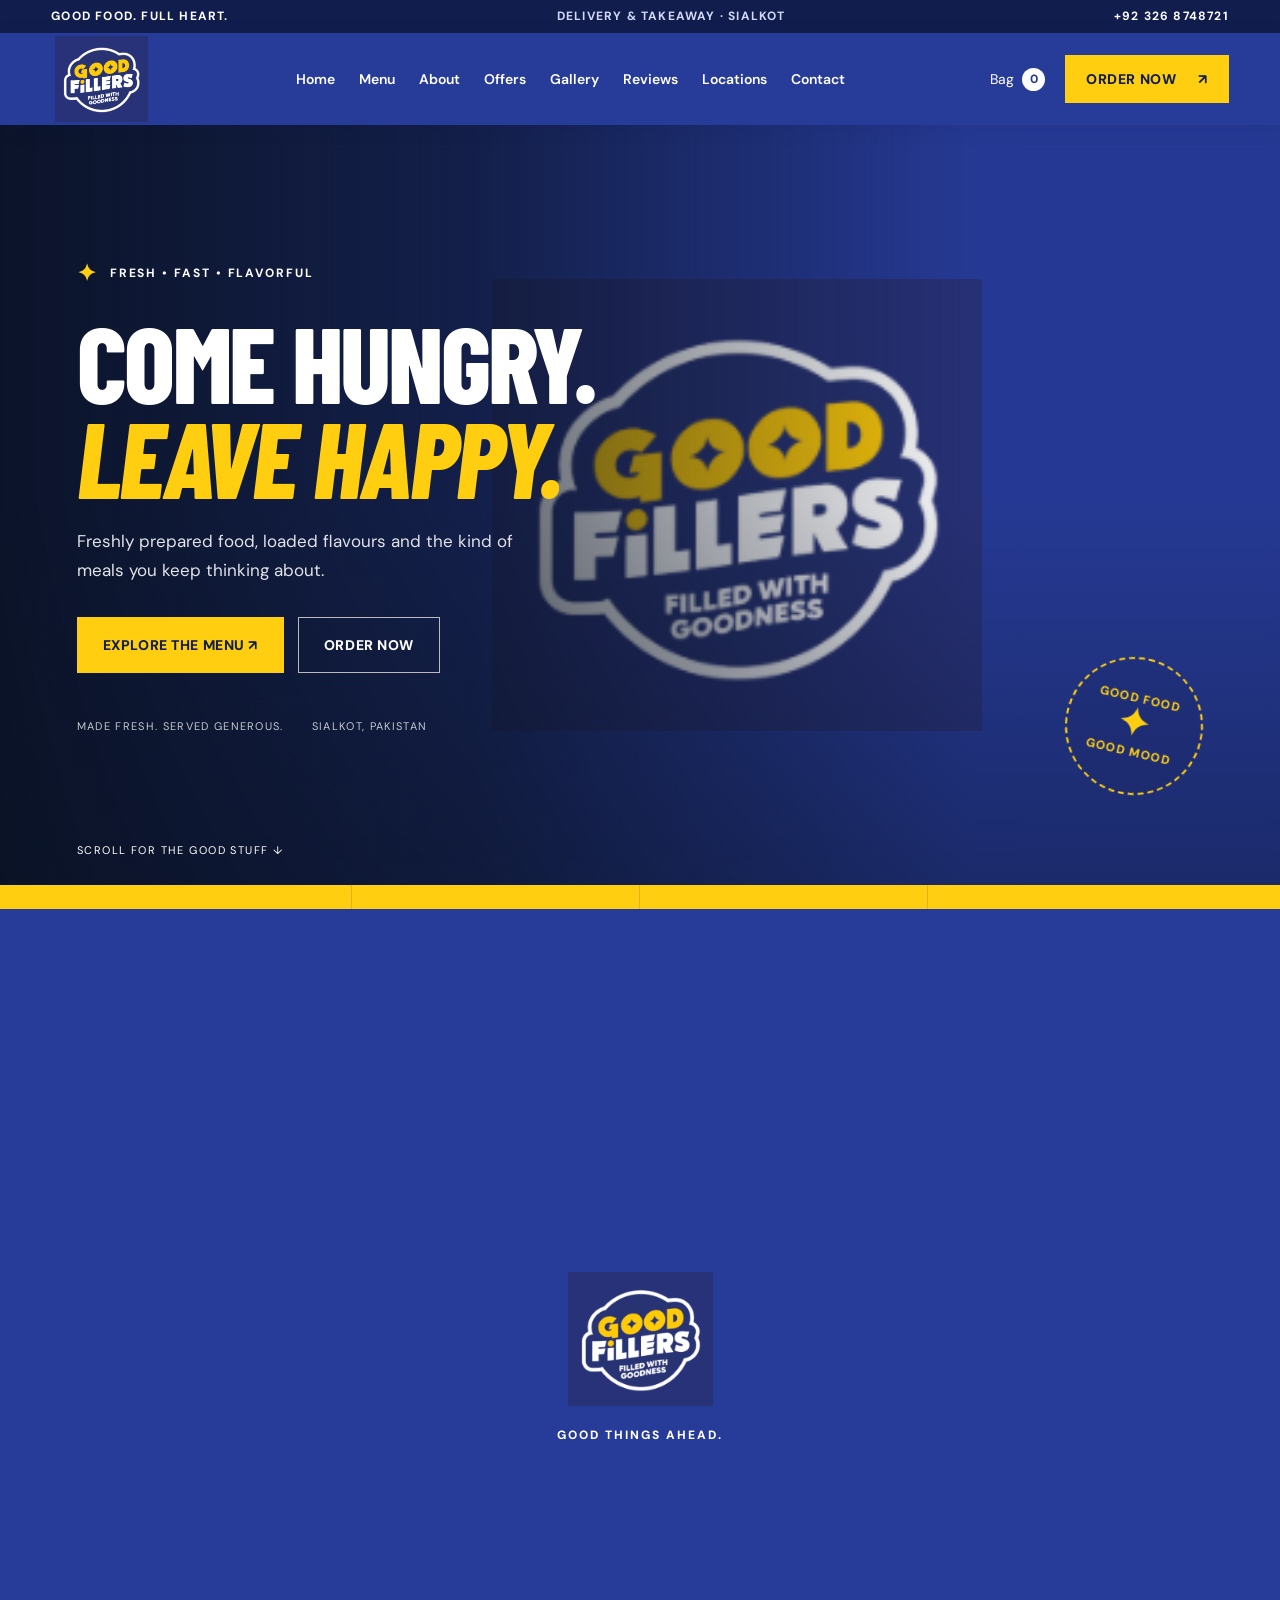
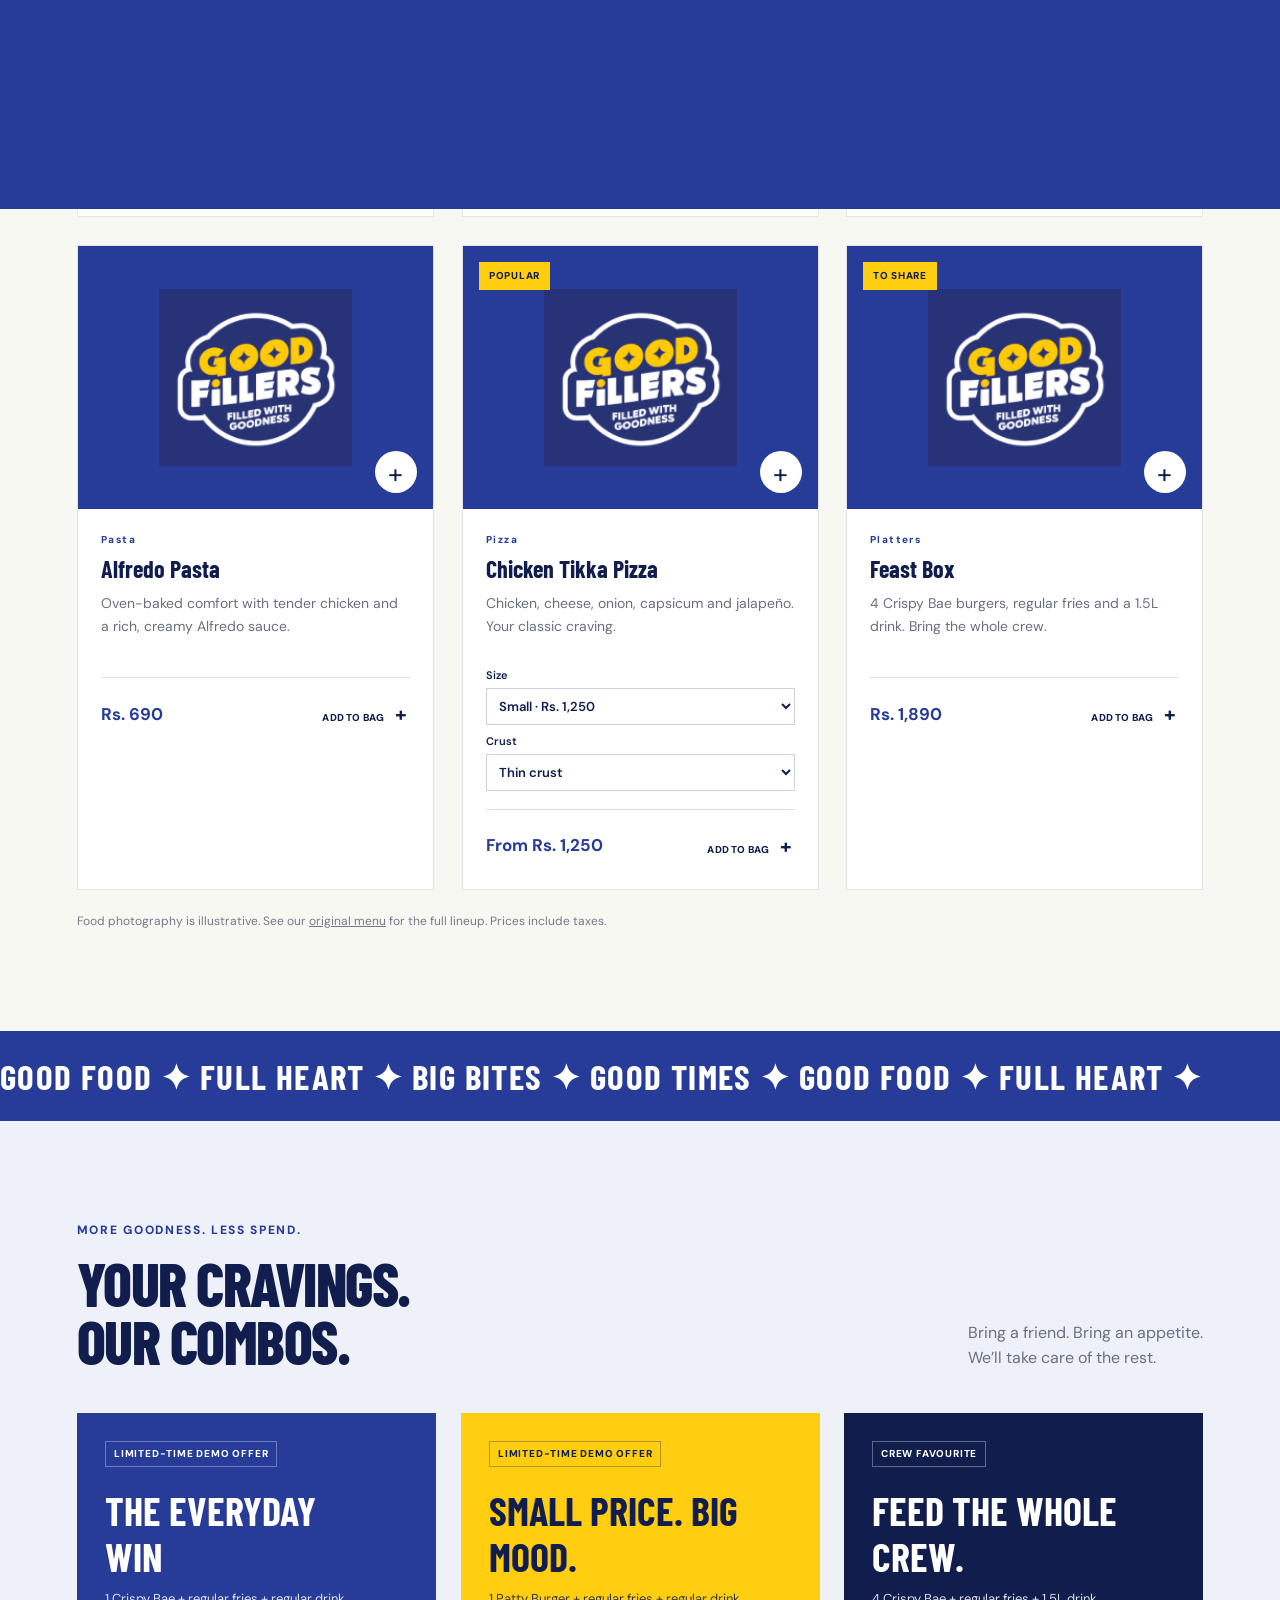
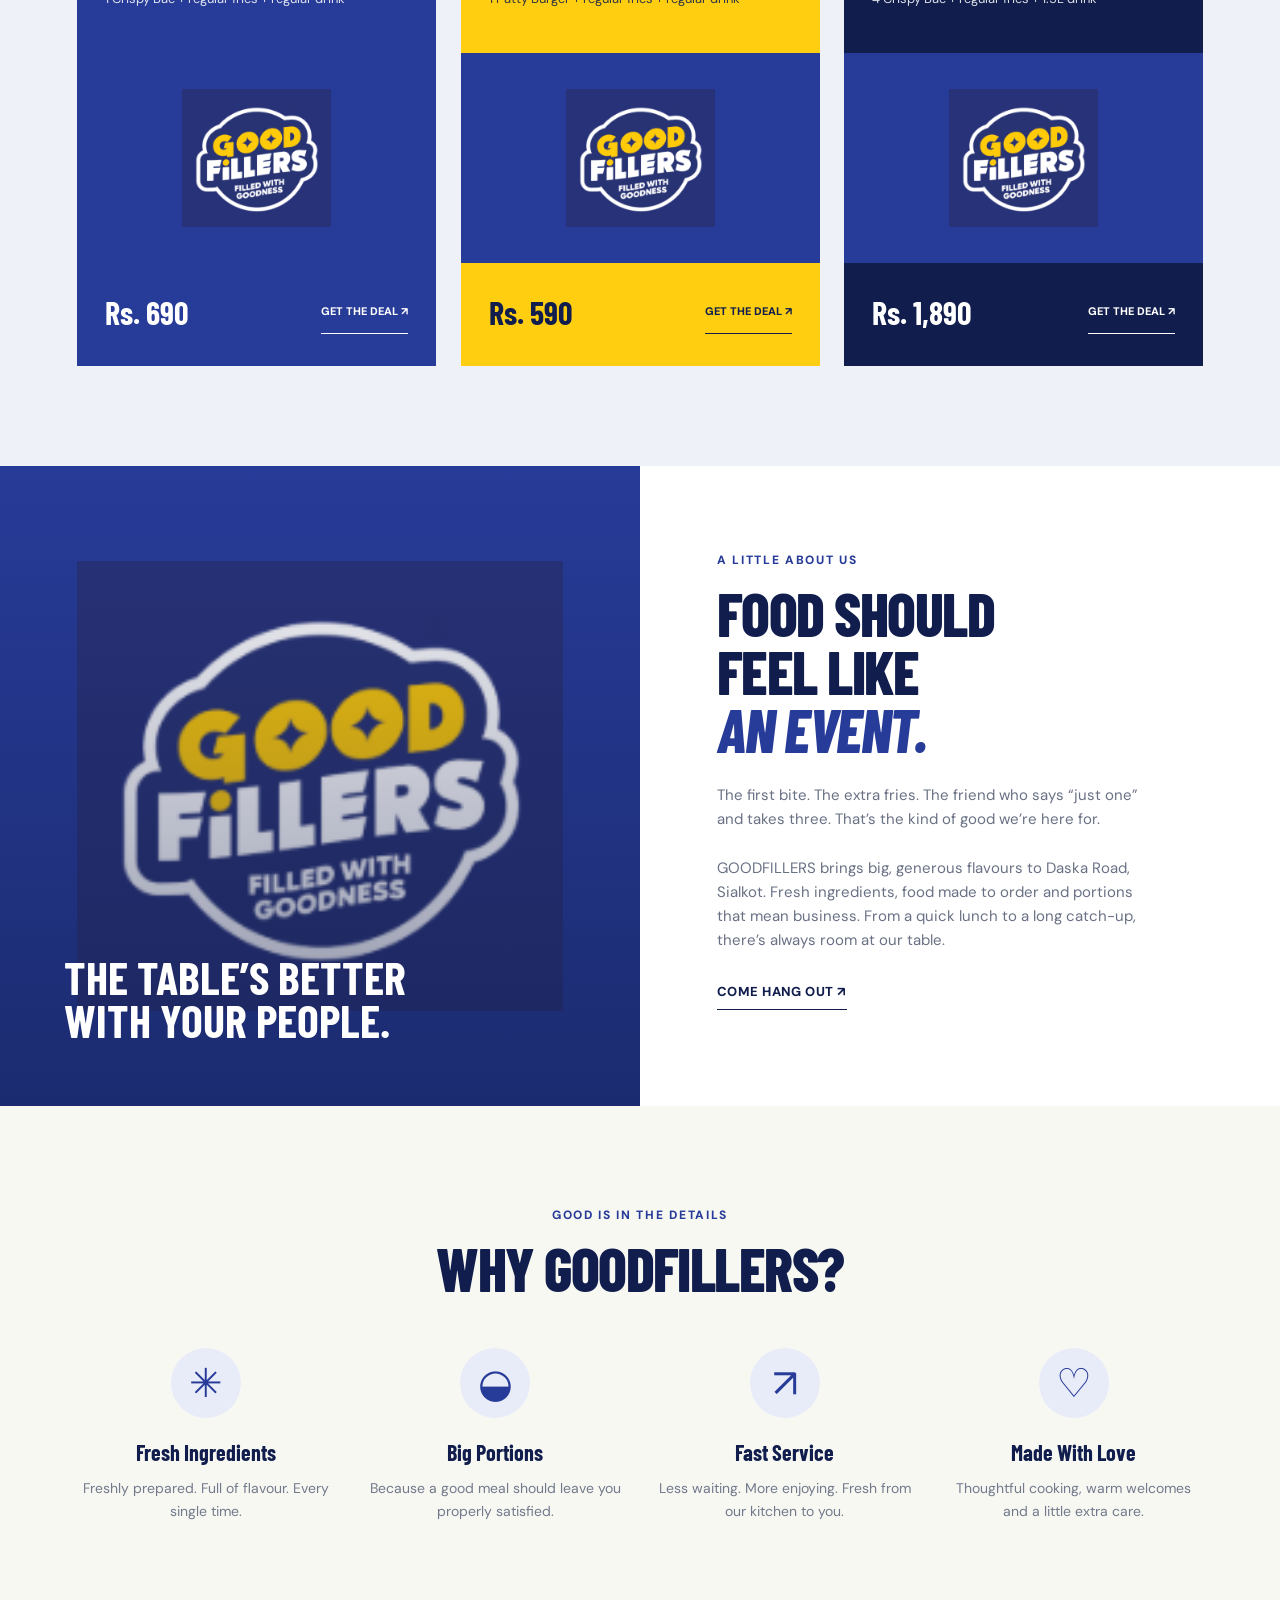
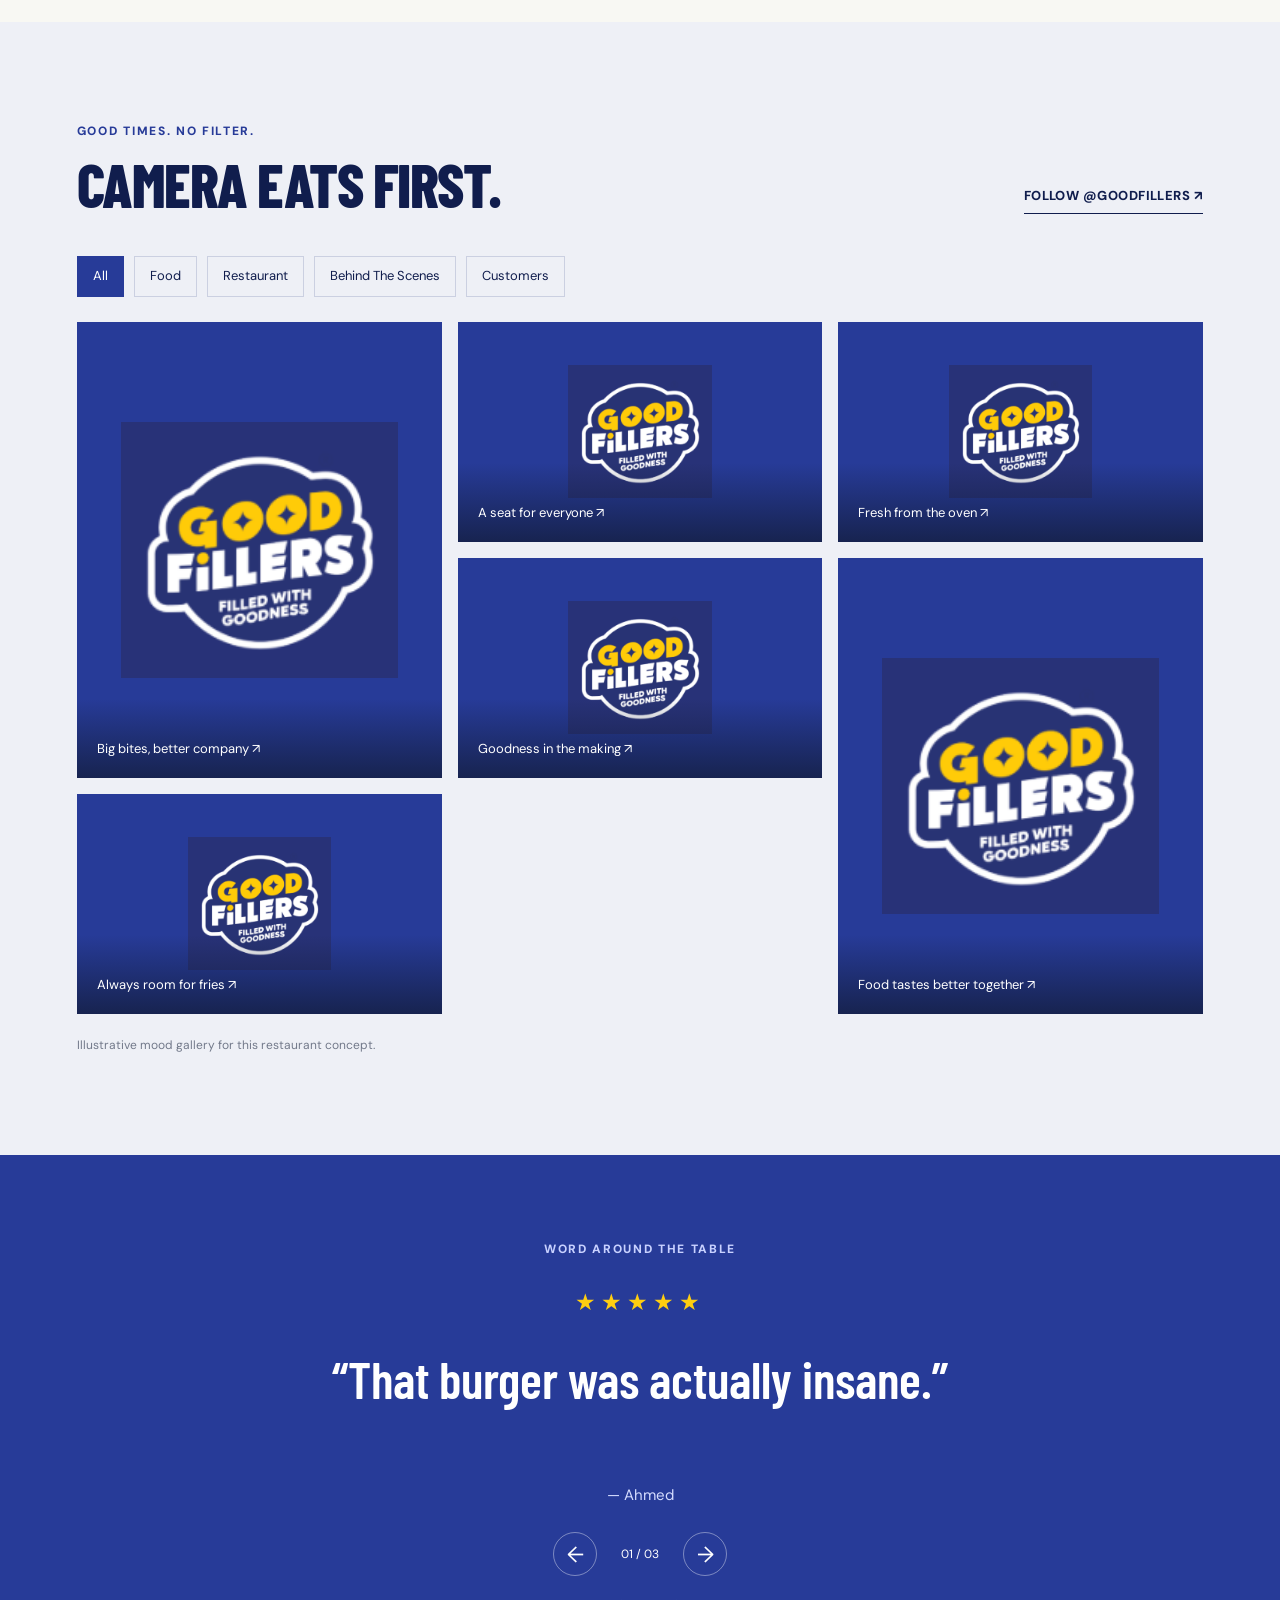
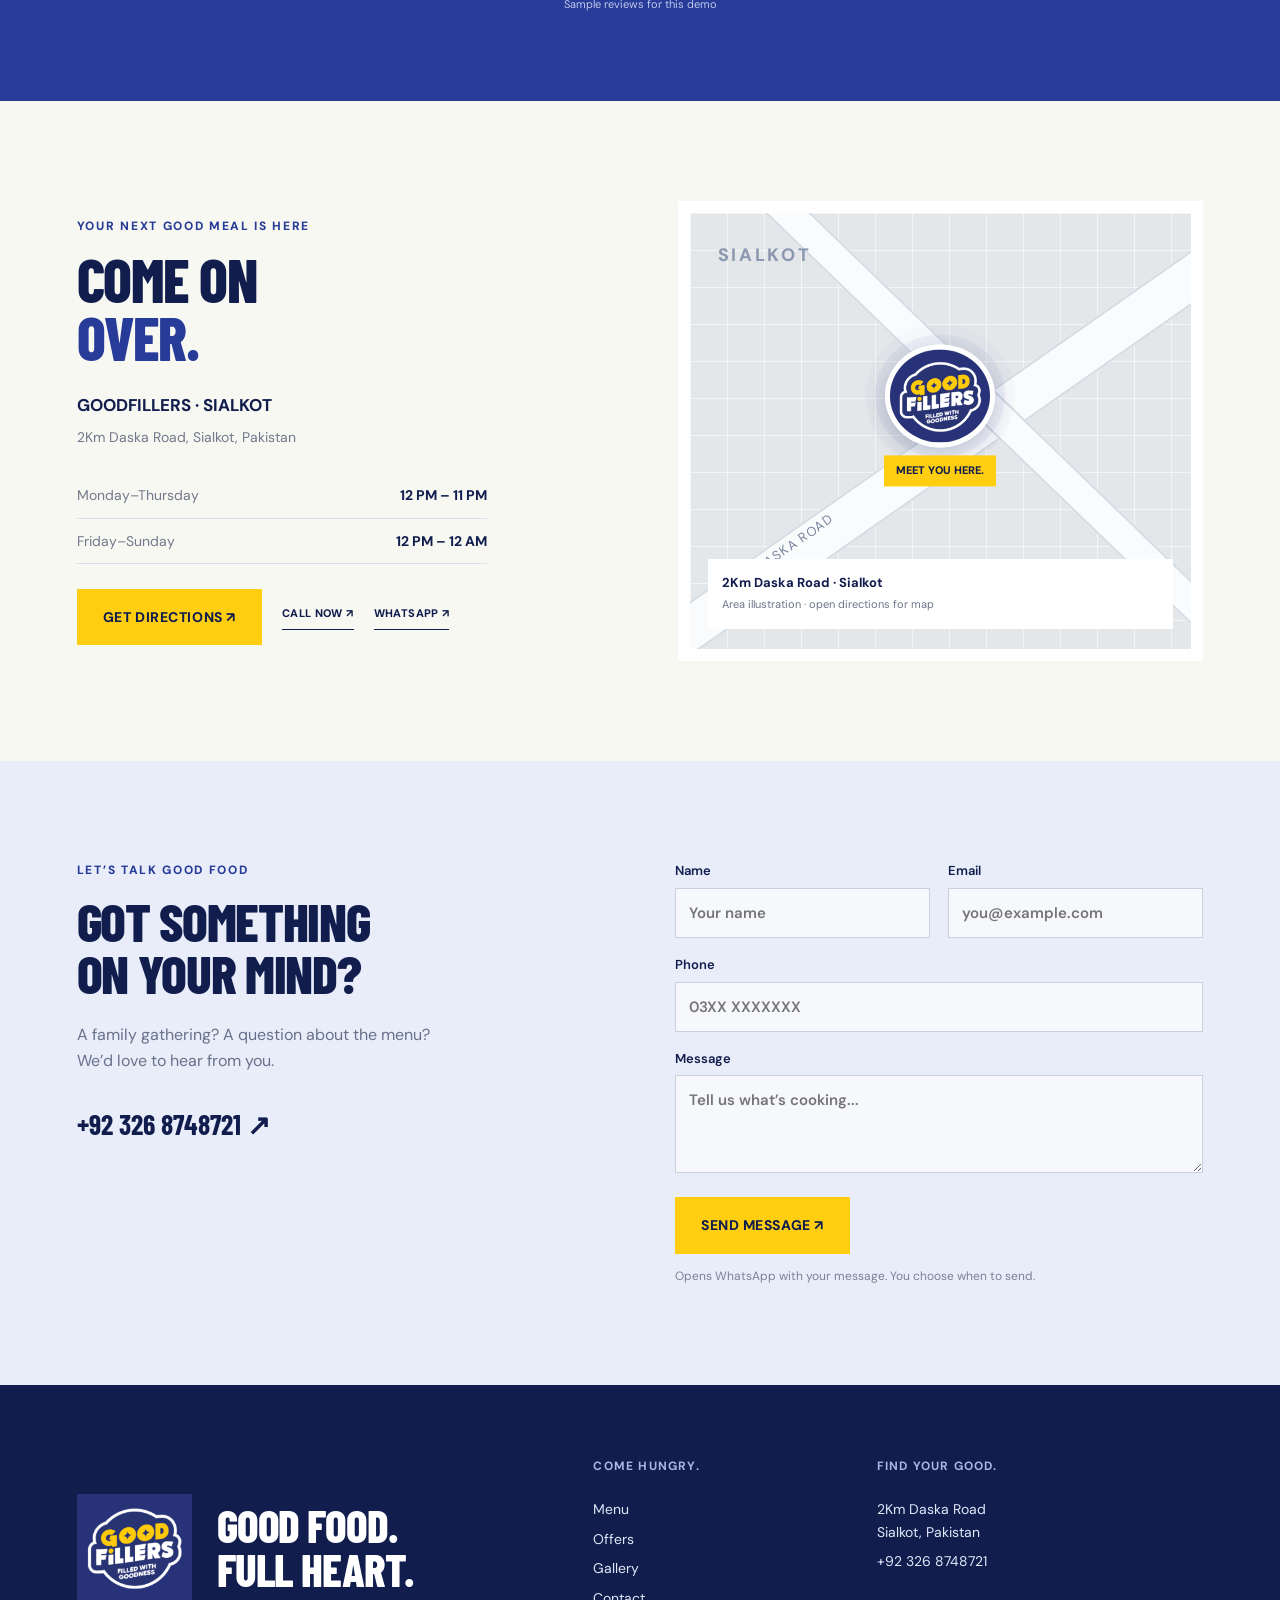
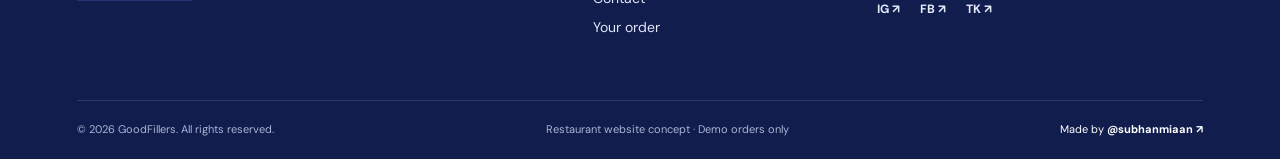
<file: index.html>
<!doctype html><html lang="en"><head><meta charset="UTF-8"><meta name="viewport" content="width=device-width,initial-scale=1"><meta name="theme-color" content="#243790"><title>GOODFILLERS — Good Food. Full Heart. | Sialkot</title><meta name="description" content="Fresh food, generous portions and good times. Explore GOODFILLERS on Daska Road, Sialkot. Delivery and takeaway demo."><meta property="og:title" content="GOODFILLERS — Good Food. Full Heart. | Sialkot"><meta property="og:description" content="Fresh food, generous portions and good times. Explore GOODFILLERS on Daska Road, Sialkot. Delivery and takeaway demo."><meta property="og:type" content="website"><meta property="og:image" content="/assets/logo.png"><link rel="icon" href="/assets/logo.png"><link rel="preconnect" href="https://fonts.googleapis.com"><link rel="preconnect" href="https://fonts.gstatic.com" crossorigin><link rel="preconnect" href="https://images.unsplash.com"><link rel="stylesheet" href="/style.css"><script src="/app.js" defer></script></head><body><a class="skip" href="#main">Skip to content</a><div class="topline">GOOD FOOD. FULL HEART. <span>DELIVERY & TAKEAWAY · SIALKOT</span><a href="tel:+923268748721">+92 326 8748721</a></div><header><a class="brand" href="/" aria-label="GOODFILLERS home"><img src="/assets/logo.png" alt="GoodFillers — Filled with goodness"></a><nav aria-label="Main navigation"><a href="/">Home</a><a href="/menu/">Menu</a><a href="/about/">About</a><a href="/offers/">Offers</a><a href="/gallery/">Gallery</a><a href="/reviews/">Reviews</a><a href="/locations/">Locations</a><a href="/contact/">Contact</a></nav><div class="head-actions"><button class="bag" data-cart aria-label="Open cart">Bag <span id="cart-count">0</span></button><a class="button small" href="/menu/">ORDER NOW <span>↗</span></a><button class="hamburger" aria-label="Open navigation" aria-expanded="false">☰</button></div></header><div class="mobile-nav" inert><button class="mobile-close" aria-label="Close navigation">✕</button><img src="/assets/logo.png" alt="GoodFillers"><a href="/">Home</a><a href="/menu/">Menu</a><a href="/about/">About</a><a href="/offers/">Offers</a><a href="/gallery/">Gallery</a><a href="/reviews/">Reviews</a><a href="/locations/">Locations</a><a href="/contact/">Contact</a><a class="button" href="/menu/">ORDER NOW ↗</a></div><main id="main"><noscript><p style="padding:20px 6%;background:#ffce10">Enable JavaScript to use menu filters, the shopping bag and demo checkout. You can still browse our pages and call +92 326 8748721.</p></noscript><section class="hero"><div class="hero-photo"><img class="" src="https://images.unsplash.com/photo-1551782450-a2132b4ba21d?auto=format&fit=crop&w=1800&q=85" alt="Juicy burger with fresh lettuce, tomato and golden fries" loading="eager" decoding="async"></div><div class="hero-shade"></div><div class="hero-inner"><span class="hero-kicker"><span>✦</span> FRESH • FAST • FLAVORFUL</span><h1>COME HUNGRY.<br><em>LEAVE HAPPY.</em></h1><p>Freshly prepared food, loaded flavours and the kind of meals you keep thinking about.</p><div class="hero-buttons"><a class="button" href="/menu/">EXPLORE THE MENU ↗</a><a class="button outline" href="/menu/">ORDER NOW</a></div><div class="hero-meta"><span>MADE FRESH. SERVED GENEROUS.</span><span>SIALKOT, PAKISTAN</span></div></div><div class="round-stamp">GOOD FOOD<br><span>✦</span><br>GOOD MOOD</div><a class="hero-scroll" href="#popular">SCROLL FOR THE GOOD STUFF ↓</a></section><div class="quick-bar"><a href="/menu/"><span>↗</span> ORDER ONLINE</a><a href="/menu/"><span>≡</span> VIEW MENU</a><a href="/locations/"><span>⌖</span> FIND US</a><a href="tel:+923268748721"><span>↗</span> CALL US</a></div><section id="popular" class="section"><div class="section-heading"><div><span class="eyebrow">THE CROWD FAVOURITES</span><h2>ONE BITE.<br><span>YOU’LL GET IT.</span></h2><p>People keep coming back for these.</p></div><a class="text-link" href="/menu/">THE FULL MENU ↗</a></div><div class="food-grid"><article class="food-card reveal"><div class="food-image"><img class="" src="https://images.unsplash.com/photo-1551782450-a2132b4ba21d?auto=format&fit=crop&w=800&q=85" alt="Double Dare" loading="lazy" decoding="async"><span class="food-badge ">POPULAR</span><button class="image-add" data-add="0" aria-label="Add Double Dare to bag">+</button></div><div class="food-info"><span class="eyebrow">Burgers</span><h3>Double Dare</h3><p>Double the bite. Juicy grilled chicken, melted cheese, potato wedges and dip.</p><div class="food-bottom"><strong>Rs. 790</strong><button data-add="0" aria-label="Add Double Dare">ADD TO BAG <span>+</span></button></div></div></article><article class="food-card reveal"><div class="food-image"><img class="" src="https://images.unsplash.com/photo-1572802419224-296b0aeee0d9?auto=format&fit=crop&w=800&q=85" alt="Crispy Bae" loading="lazy" decoding="async"><span class="food-badge ">FAN FAVOURITE</span><button class="image-add" data-add="1" aria-label="Add Crispy Bae to bag">+</button></div><div class="food-info"><span class="eyebrow">Burgers</span><h3>Crispy Bae</h3><p>Golden crunchy chicken, fresh lettuce and our creamy house sauce.</p><div class="food-bottom"><strong>Rs. 400</strong><button data-add="1" aria-label="Add Crispy Bae">ADD TO BAG <span>+</span></button></div></div></article><article class="food-card reveal"><div class="food-image"><img class="" src="https://images.unsplash.com/photo-1484009902830-a314db11070c?auto=format&fit=crop&w=800&q=85" alt="Rainbow Fries" loading="lazy" decoding="async"><span class="food-badge ">POPULAR</span><button class="image-add" data-add="2" aria-label="Add Rainbow Fries to bag">+</button></div><div class="food-info"><span class="eyebrow">Fries</span><h3>Rainbow Fries</h3><p>Golden fries loaded with a colourful mix of signature sauces.</p><div class="food-bottom"><strong>Rs. 490</strong><button data-add="2" aria-label="Add Rainbow Fries">ADD TO BAG <span>+</span></button></div></div></article><article class="food-card reveal"><div class="food-image"><img class="" src="https://images.unsplash.com/photo-1612874742237-6526221588e3?auto=format&fit=crop&w=800&q=85" alt="Alfredo Pasta" loading="lazy" decoding="async"><button class="image-add" data-add="3" aria-label="Add Alfredo Pasta to bag">+</button></div><div class="food-info"><span class="eyebrow">Pasta</span><h3>Alfredo Pasta</h3><p>Oven-baked comfort with tender chicken and a rich, creamy Alfredo sauce.</p><div class="food-bottom"><strong>Rs. 690</strong><button data-add="3" aria-label="Add Alfredo Pasta">ADD TO BAG <span>+</span></button></div></div></article><article class="food-card reveal"><div class="food-image"><img class="" src="https://images.unsplash.com/photo-1513104890138-7c749659a591?auto=format&fit=crop&w=800&q=85" alt="Chicken Tikka Pizza" loading="lazy" decoding="async"><span class="food-badge ">POPULAR</span><button class="image-add" data-add="4" aria-label="Add Chicken Tikka Pizza to bag">+</button></div><div class="food-info"><span class="eyebrow">Pizza</span><h3>Chicken Tikka Pizza</h3><p>Chicken, cheese, onion, capsicum and jalapeño. Your classic craving.</p><label class="variant-label">Size<select data-variant="4" aria-label="Chicken Tikka Pizza size"><option value="Small">Small · Rs. 1,250</option><option value="Medium">Medium · Rs. 1,550</option><option value="Large">Large · Rs. 2,090</option><option value="Party">Party · Rs. 2,590</option></select></label><label class="variant-label">Crust<select data-crust="4" aria-label="Chicken Tikka Pizza crust"><option>Thin crust</option><option>Deep pan</option></select></label><div class="food-bottom"><strong>From Rs. 1,250</strong><button data-add="4" aria-label="Add Chicken Tikka Pizza">ADD TO BAG <span>+</span></button></div></div></article><article class="food-card reveal"><div class="food-image"><img class="" src="https://images.unsplash.com/photo-1551782450-a2132b4ba21d?auto=format&fit=crop&w=800&q=85" alt="Feast Box" loading="lazy" decoding="async"><span class="food-badge ">TO SHARE</span><button class="image-add" data-add="5" aria-label="Add Feast Box to bag">+</button></div><div class="food-info"><span class="eyebrow">Platters</span><h3>Feast Box</h3><p>4 Crispy Bae burgers, regular fries and a 1.5L drink. Bring the whole crew.</p><div class="food-bottom"><strong>Rs. 1,890</strong><button data-add="5" aria-label="Add Feast Box">ADD TO BAG <span>+</span></button></div></div></article></div><p class="image-caption">Food photography is illustrative. See our <a href="/assets/printed-menu.jpg" target="_blank">original menu</a> for the full lineup. Prices include taxes.</p></section><div class="ticker" aria-hidden="true"><span>GOOD FOOD ✦ FULL HEART ✦ BIG BITES ✦ GOOD TIMES ✦ GOOD FOOD ✦ FULL HEART ✦</span></div><section id="offers" class="section offers"><div class="section-heading"><div><span class="eyebrow">MORE GOODNESS. LESS SPEND.</span><h2>YOUR CRAVINGS.<br>OUR COMBOS.</h2></div><p>Bring a friend. Bring an appetite.<br>We’ll take care of the rest.</p></div><div class="offer-grid"><article class="offer-card reveal"><span class="offer-tag">LIMITED-TIME DEMO OFFER</span><h3>THE EVERYDAY WIN</h3><p>1 Crispy Bae + regular fries + regular drink</p><img class="" src="https://images.unsplash.com/photo-1572802419224-296b0aeee0d9?auto=format&fit=crop&w=800&q=85" alt="Combo Deal 1" loading="lazy" decoding="async"><div><strong>Rs. 690</strong><button data-add="62" aria-label="Add Combo Deal 1">GET THE DEAL ↗</button></div></article><article class="offer-card reveal"><span class="offer-tag">LIMITED-TIME DEMO OFFER</span><h3>SMALL PRICE. BIG MOOD.</h3><p>1 Patty Burger + regular fries + regular drink</p><img class="" src="https://images.unsplash.com/photo-1484009902830-a314db11070c?auto=format&fit=crop&w=800&q=85" alt="Combo Deal 2" loading="lazy" decoding="async"><div><strong>Rs. 590</strong><button data-add="63" aria-label="Add Combo Deal 2">GET THE DEAL ↗</button></div></article><article class="offer-card reveal"><span class="offer-tag">CREW FAVOURITE</span><h3>FEED THE WHOLE CREW.</h3><p>4 Crispy Bae + regular fries + 1.5L drink</p><img class="" src="https://images.unsplash.com/photo-1551782450-a2132b4ba21d?auto=format&fit=crop&w=800&q=85" alt="Feast Box" loading="lazy" decoding="async"><div><strong>Rs. 1,890</strong><button data-add="64" aria-label="Add Feast Box">GET THE DEAL ↗</button></div></article></div></section><section id="about" class="about"><div class="about-photo"><img class="" src="https://images.unsplash.com/photo-1517248135467-4c7edcad34c4?auto=format&fit=crop&w=800&q=85" alt="Warm restaurant interior with tables set for friends" loading="lazy" decoding="async"><span class="image-note">THE TABLE’S BETTER<br>WITH YOUR PEOPLE.</span></div><div class="about-copy"><span class="eyebrow">A LITTLE ABOUT US</span><h2>FOOD SHOULD<br>FEEL LIKE<br><em>AN EVENT.</em></h2><p>The first bite. The extra fries. The friend who says “just one” and takes three. That’s the kind of good we’re here for.</p><p>GOODFILLERS brings big, generous flavours to Daska Road, Sialkot. Fresh ingredients, food made to order and portions that mean business. From a quick lunch to a long catch-up, there’s always room at our table.</p><a class="text-link" href="/locations/">COME HANG OUT ↗</a></div></section><section class="section why"><span class="eyebrow">GOOD IS IN THE DETAILS</span><h2>WHY GOODFILLERS?</h2><div class="why-grid"><article class="reveal"><span>✳</span><h3>Fresh Ingredients</h3><p>Freshly prepared. Full of flavour. Every single time.</p></article><article class="reveal"><span>◒</span><h3>Big Portions</h3><p>Because a good meal should leave you properly satisfied.</p></article><article class="reveal"><span>↗</span><h3>Fast Service</h3><p>Less waiting. More enjoying. Fresh from our kitchen to you.</p></article><article class="reveal"><span>♡</span><h3>Made With Love</h3><p>Thoughtful cooking, warm welcomes and a little extra care.</p></article></div></section><section id="gallery" class="section gallery-section"><div class="section-heading"><div><span class="eyebrow">GOOD TIMES. NO FILTER.</span><h2>CAMERA EATS FIRST.</h2></div><a class="text-link" href="https://www.instagram.com/goodfillers/" target="_blank" rel="noopener">FOLLOW @GOODFILLERS ↗</a></div><div class="gallery-tabs" aria-label="Gallery filters"><button data-gallery="All" aria-pressed="true">All</button><button data-gallery="Food" aria-pressed="false">Food</button><button data-gallery="Restaurant" aria-pressed="false">Restaurant</button><button data-gallery="Behind The Scenes" aria-pressed="false">Behind The Scenes</button><button data-gallery="Customers" aria-pressed="false">Customers</button></div><div class="gallery-grid"><button class="gallery-image" data-gallery-type="Food" data-lightbox="burger" data-alt="Big bites, better company" aria-label="Open Big bites, better company"><img class="" src="https://images.unsplash.com/photo-1551782450-a2132b4ba21d?auto=format&fit=crop&w=800&q=85" alt="Big bites, better company" loading="lazy" decoding="async"><span>Big bites, better company ↗</span></button><button class="gallery-image" data-gallery-type="Restaurant" data-lightbox="restaurant" data-alt="A seat for everyone" aria-label="Open A seat for everyone"><img class="" src="https://images.unsplash.com/photo-1517248135467-4c7edcad34c4?auto=format&fit=crop&w=800&q=85" alt="A seat for everyone" loading="lazy" decoding="async"><span>A seat for everyone ↗</span></button><button class="gallery-image" data-gallery-type="Food" data-lightbox="pizza" data-alt="Fresh from the oven" aria-label="Open Fresh from the oven"><img class="" src="https://images.unsplash.com/photo-1513104890138-7c749659a591?auto=format&fit=crop&w=800&q=85" alt="Fresh from the oven" loading="lazy" decoding="async"><span>Fresh from the oven ↗</span></button><button class="gallery-image" data-gallery-type="Behind The Scenes" data-lightbox="kitchen" data-alt="Goodness in the making" aria-label="Open Goodness in the making"><img class="" src="https://images.unsplash.com/photo-1556911220-bff31c812dba?auto=format&fit=crop&w=800&q=85" alt="Goodness in the making" loading="lazy" decoding="async"><span>Goodness in the making ↗</span></button><button class="gallery-image" data-gallery-type="Customers" data-lightbox="customers" data-alt="Food tastes better together" aria-label="Open Food tastes better together"><img class="" src="https://storage.ghost.io/c/8e/d7/8ed7937e-239e-4c73-8661-3ab95a578ef0/content/images/2023/11/Local-restaurant.jpg" alt="Food tastes better together" loading="lazy" decoding="async"><span>Food tastes better together ↗</span></button><button class="gallery-image" data-gallery-type="Food" data-lightbox="fries" data-alt="Always room for fries" aria-label="Open Always room for fries"><img class="" src="https://images.unsplash.com/photo-1484009902830-a314db11070c?auto=format&fit=crop&w=800&q=85" alt="Always room for fries" loading="lazy" decoding="async"><span>Always room for fries ↗</span></button></div><p class="image-caption">Illustrative mood gallery for this restaurant concept.</p></section><section id="reviews" class="reviews"><span class="eyebrow">WORD AROUND THE TABLE</span><div class="stars" aria-label="5 out of 5 stars">★★★★★</div><blockquote id="review-quote"></blockquote><p id="review-name"></p><div class="review-controls"><button data-review="-1" aria-label="Previous review">←</button><span id="review-counter"></span><button data-review="1" aria-label="Next review">→</button></div><span class="image-caption">Sample reviews for this demo</span></section><section id="locations" class="section location"><div><span class="eyebrow">YOUR NEXT GOOD MEAL IS HERE</span><h2>COME ON<br><span>OVER.</span></h2><h3>GOODFILLERS · SIALKOT</h3><p>2Km Daska Road, Sialkot, Pakistan</p><div class="hours"><p><span>Monday–Thursday</span><strong>12 PM – 11 PM</strong></p><p><span>Friday–Sunday</span><strong>12 PM – 12 AM</strong></p></div><div class="location-actions"><a class="button" href="https://www.google.com/maps/search/?api=1&query=2Km+Daska+Road+Sialkot+Pakistan" target="_blank" rel="noopener">GET DIRECTIONS ↗</a><a class="text-link" href="tel:+923268748721">CALL NOW ↗</a><a class="text-link" href="https://wa.me/923268748721" target="_blank" rel="noopener">WHATSAPP ↗</a></div></div><div class="map-panel"><div class="map-road road-one"></div><div class="map-road road-two"></div><span class="map-city">SIALKOT</span><span class="road-label">DASKA ROAD</span><div class="map-pin"><img src="/assets/logo.png" alt="GoodFillers"><span>MEET YOU HERE.</span></div><div class="map-caption">2Km Daska Road · Sialkot<br><small>Area illustration · open directions for map</small></div></div></section><section id="contact" class="section contact"><div><span class="eyebrow">LET’S TALK GOOD FOOD</span><h2>GOT SOMETHING<br>ON YOUR MIND?</h2><p>A family gathering? A question about the menu?<br>We’d love to hear from you.</p><a href="tel:+923268748721" class="contact-phone">+92 326 8748721 ↗</a></div><form id="contact-form"><div class="form-grid"><label>Name<input name="name" required minlength="2" autocomplete="name" placeholder="Your name"></label><label>Email<input name="email" type="email" required autocomplete="email" placeholder="you@example.com"></label></div><label>Phone<input name="phone" type="tel" pattern="[+0-9 ()-]{10,18}" autocomplete="tel" placeholder="03XX XXXXXXX"></label><label>Message<textarea name="message" required minlength="5" rows="3" placeholder="Tell us what’s cooking..."></textarea></label><button class="button" type="submit">SEND MESSAGE ↗</button><p class="form-note">Opens WhatsApp with your message. You choose when to send.</p></form></section></main><footer><div class="footer-top"><div><img src="/assets/logo.png" alt="GoodFillers" width="115"><h2>GOOD FOOD.<br>FULL HEART.</h2></div><div><h3>COME HUNGRY.</h3><a href="/menu/">Menu</a><a href="/offers/">Offers</a><a href="/gallery/">Gallery</a><a href="/contact/">Contact</a><button data-cart>Your order</button></div><div><h3>FIND YOUR GOOD.</h3><p>2Km Daska Road<br>Sialkot, Pakistan</p><a href="tel:+923268748721">+92 326 8748721</a><div class="socials"><a href="https://www.instagram.com/goodfillers/" target="_blank" rel="noopener" aria-label="Instagram">IG ↗</a><a href="https://www.facebook.com/search/top?q=goodfillers" target="_blank" rel="noopener" aria-label="Find GoodFillers on Facebook">FB ↗</a><a href="https://www.tiktok.com/search?q=goodfillers" target="_blank" rel="noopener" aria-label="Find GoodFillers on TikTok">TK ↗</a></div></div></div><div class="footer-bottom"><span>© 2026 GoodFillers. All rights reserved.</span><span>Restaurant website concept · Demo orders only</span><a href="https://www.instagram.com/subhanmiaan/" target="_blank" rel="noopener">Made by <strong>@subhanmiaan ↗</strong></a></div></footer><dialog id="cart" class="cart-dialog" aria-labelledby="cart-title"><div class="drawer-heading"><div><span class="eyebrow">SOMETHING GOOD IS COMING</span><h2 id="cart-title">YOUR BAG<span>.</span></h2></div><button data-close="cart" class="close" aria-label="Close cart">✕</button></div><div id="cart-content"></div></dialog><dialog id="checkout" aria-labelledby="checkout-title"><button data-close="checkout" class="close" aria-label="Close checkout">✕</button><span class="eyebrow">ONE LAST THING</span><h2 id="checkout-title">MAKE IT YOURS.</h2><p class="demo-note">Demo checkout only. No payment is taken and no order is sent to the restaurant.</p><form id="checkout-form"><fieldset class="fulfilment"><legend>How would you like your food?</legend><label><input type="radio" name="fulfilment" value="delivery" checked> Delivery · 35–45 min</label><label><input type="radio" name="fulfilment" value="takeaway"> Takeaway · 20–25 min</label></fieldset><div class="form-grid"><label>Name<input name="name" autocomplete="name" required minlength="2" placeholder="Your full name"></label><label>Phone<input name="phone" type="tel" autocomplete="tel" required pattern="[+0-9 ()-]{10,18}" placeholder="03XX XXXXXXX"></label></div><div id="delivery-fields"><label>Delivery address<input name="address" autocomplete="street-address" required minlength="6" placeholder="House, street and area"></label><label>City<input name="city" autocomplete="address-level2" required value="Sialkot"></label></div><p id="pickup-address" hidden>Collect from <strong>2Km Daska Road, Sialkot.</strong></p><label>Delivery instructions / order notes<textarea name="instructions" placeholder="Landmark, spice preferences, or anything else" rows="2"></textarea></label><fieldset><legend>Payment option (simulation)</legend><div class="payments"><label><input name="payment" type="radio" value="Cash on Delivery" checked> Cash</label><label><input name="payment" type="radio" value="Card"> Card</label><label><input name="payment" type="radio" value="JazzCash"> JazzCash</label><label><input name="payment" type="radio" value="EasyPaisa"> EasyPaisa</label></div></fieldset><p id="checkout-total" class="checkout-total"></p><button class="button wide" type="submit">PLACE DEMO ORDER ↗</button></form></dialog><dialog id="confirmation" aria-labelledby="confirmation-title"><button data-close="confirmation" class="close" aria-label="Close confirmation">✕</button><div class="confirmation-icon">✓</div><span class="eyebrow">GOOD CHOICE. GREAT FOOD.</span><h2 id="confirmation-title">ORDER CONFIRMED</h2><div id="order-result"></div><button class="button wide" data-close="confirmation">KEEP EXPLORING</button></dialog><dialog id="lightbox" aria-label="Gallery photo"><button data-close="lightbox" class="close" aria-label="Close photo">✕</button><img id="lightbox-img" alt=""></dialog><div class="toast" role="status" aria-live="polite"></div></body></html>
</file>
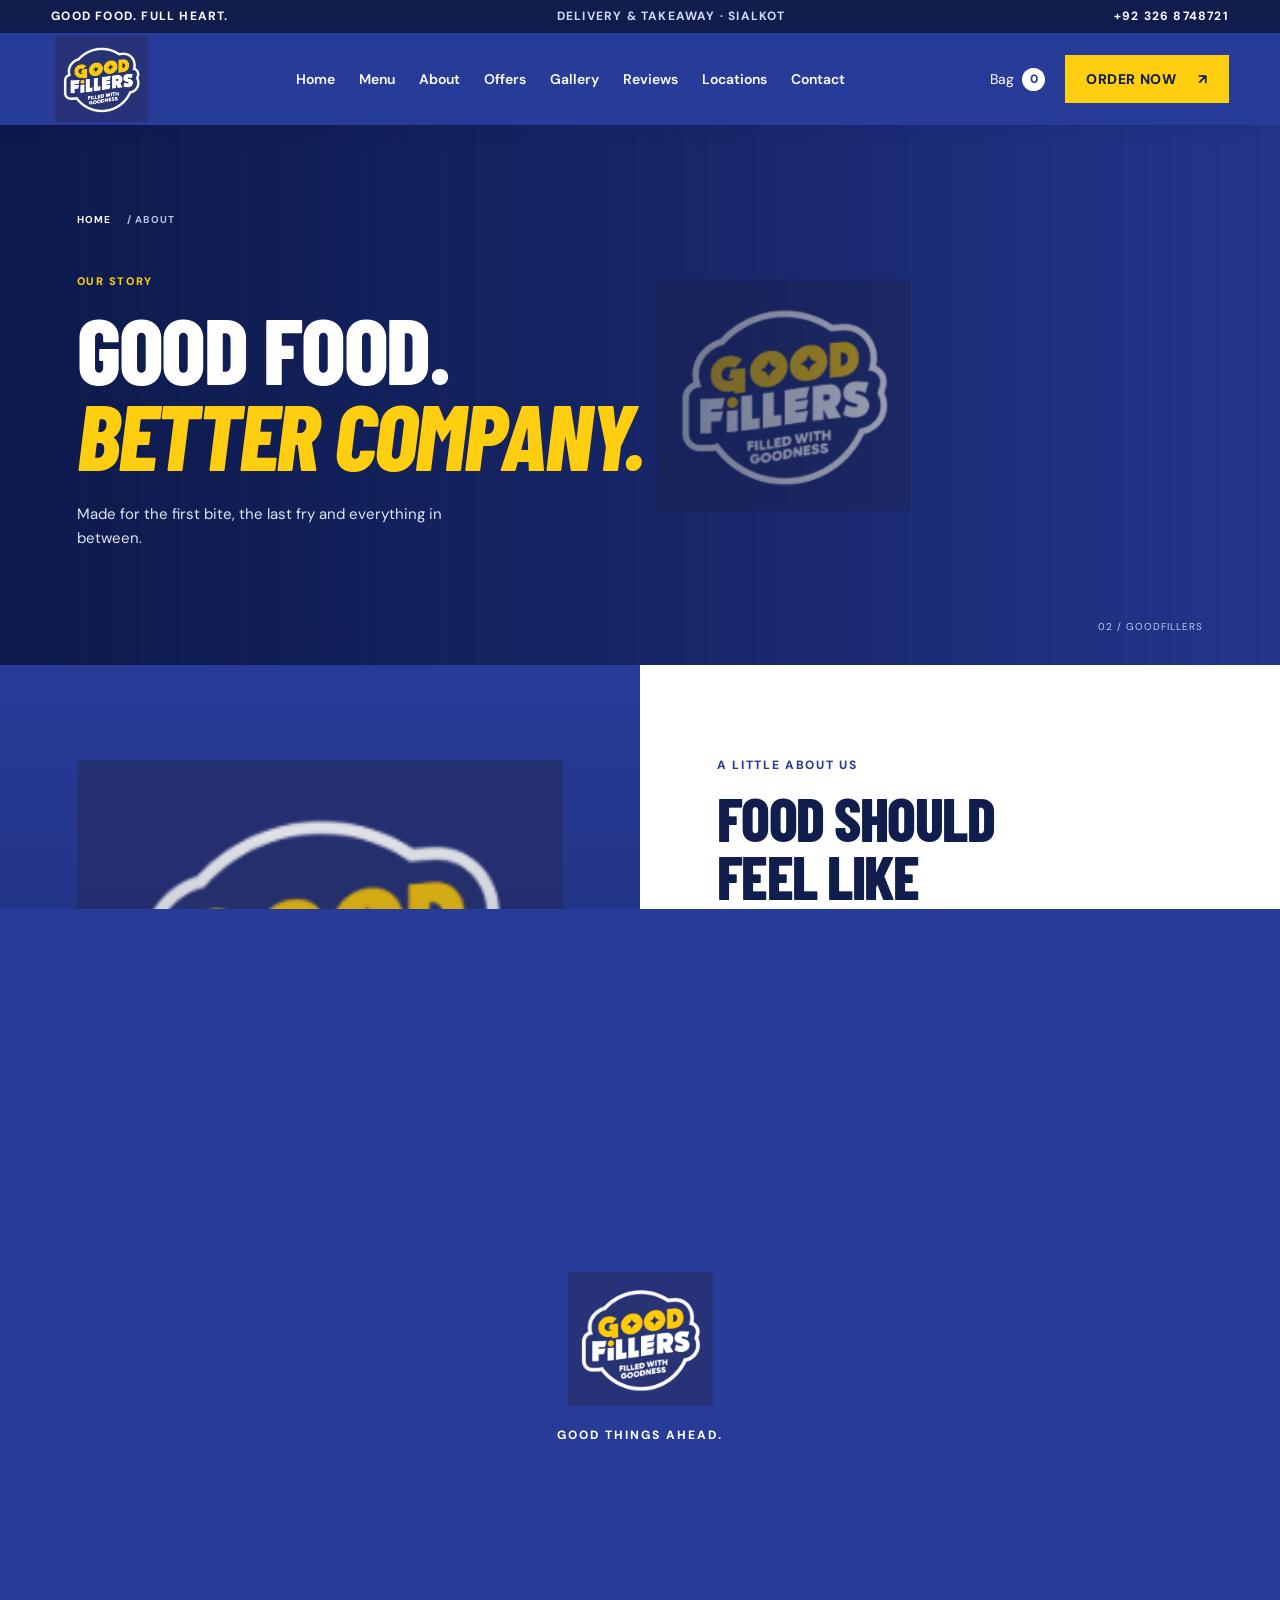
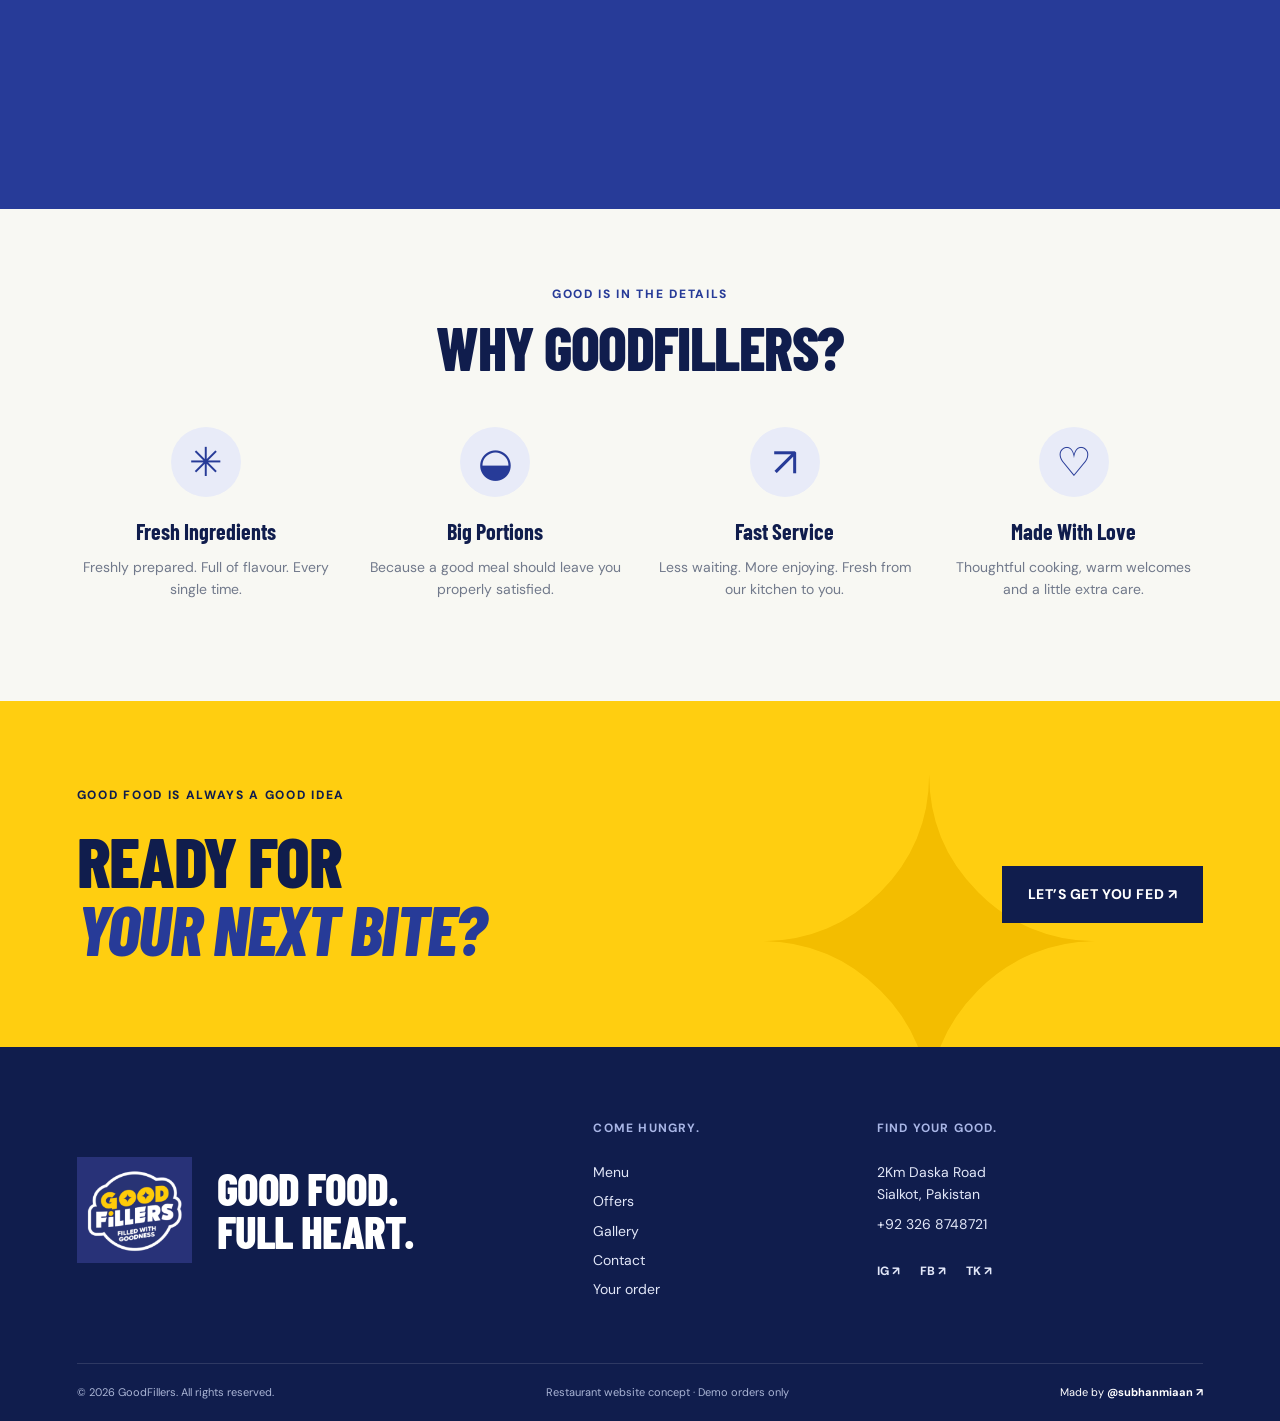
<file: about/index.html>
<!doctype html><html lang="en"><head><meta charset="UTF-8"><meta name="viewport" content="width=device-width,initial-scale=1"><meta name="theme-color" content="#243790"><title>Our Story | GOODFILLERS Sialkot</title><meta name="description" content="Good food and better company. Get to know the GOODFILLERS restaurant concept on Daska Road, Sialkot."><meta property="og:title" content="Our Story | GOODFILLERS Sialkot"><meta property="og:description" content="Good food and better company. Get to know the GOODFILLERS restaurant concept on Daska Road, Sialkot."><meta property="og:type" content="website"><meta property="og:image" content="/assets/logo.png"><link rel="icon" href="/assets/logo.png"><link rel="preconnect" href="https://fonts.googleapis.com"><link rel="preconnect" href="https://fonts.gstatic.com" crossorigin><link rel="preconnect" href="https://images.unsplash.com"><link rel="stylesheet" href="/style.css"><script src="/app.js" defer></script></head><body><a class="skip" href="#main">Skip to content</a><div class="topline">GOOD FOOD. FULL HEART. <span>DELIVERY & TAKEAWAY · SIALKOT</span><a href="tel:+923268748721">+92 326 8748721</a></div><header><a class="brand" href="/" aria-label="GOODFILLERS home"><img src="/assets/logo.png" alt="GoodFillers — Filled with goodness"></a><nav aria-label="Main navigation"><a href="/">Home</a><a href="/menu/">Menu</a><a href="/about/">About</a><a href="/offers/">Offers</a><a href="/gallery/">Gallery</a><a href="/reviews/">Reviews</a><a href="/locations/">Locations</a><a href="/contact/">Contact</a></nav><div class="head-actions"><button class="bag" data-cart aria-label="Open cart">Bag <span id="cart-count">0</span></button><a class="button small" href="/menu/">ORDER NOW <span>↗</span></a><button class="hamburger" aria-label="Open navigation" aria-expanded="false">☰</button></div></header><div class="mobile-nav" inert><button class="mobile-close" aria-label="Close navigation">✕</button><img src="/assets/logo.png" alt="GoodFillers"><a href="/">Home</a><a href="/menu/">Menu</a><a href="/about/">About</a><a href="/offers/">Offers</a><a href="/gallery/">Gallery</a><a href="/reviews/">Reviews</a><a href="/locations/">Locations</a><a href="/contact/">Contact</a><a class="button" href="/menu/">ORDER NOW ↗</a></div><main id="main"><noscript><p style="padding:20px 6%;background:#ffce10">Enable JavaScript to use menu filters, the shopping bag and demo checkout. You can still browse our pages and call +92 326 8748721.</p></noscript><section class="page-masthead"><div class="masthead-image"><img class="" src="https://images.unsplash.com/photo-1517248135467-4c7edcad34c4?auto=format&fit=crop&w=1800&q=85" alt="Made for the first bite, the last fry and everything in between." loading="eager" decoding="async"></div><div class="masthead-shade"></div><div class="masthead-content"><a class="breadcrumb" href="/">HOME <span>/ ABOUT</span></a><span class="eyebrow">OUR STORY</span><h1>GOOD FOOD.<br><em>BETTER COMPANY.</em></h1><p>Made for the first bite, the last fry and everything in between.</p></div><div class="masthead-index" aria-hidden="true">02 / GOODFILLERS</div></section><section id="about" class="about"><div class="about-photo"><img class="" src="https://images.unsplash.com/photo-1517248135467-4c7edcad34c4?auto=format&fit=crop&w=800&q=85" alt="Warm restaurant interior with tables set for friends" loading="lazy" decoding="async"><span class="image-note">THE TABLE’S BETTER<br>WITH YOUR PEOPLE.</span></div><div class="about-copy"><span class="eyebrow">A LITTLE ABOUT US</span><h2>FOOD SHOULD<br>FEEL LIKE<br><em>AN EVENT.</em></h2><p>The first bite. The extra fries. The friend who says “just one” and takes three. That’s the kind of good we’re here for.</p><p>GOODFILLERS brings big, generous flavours to Daska Road, Sialkot. Fresh ingredients, food made to order and portions that mean business. From a quick lunch to a long catch-up, there’s always room at our table.</p><a class="text-link" href="/locations/">COME HANG OUT ↗</a></div></section><section class="section page-story"><span class="eyebrow">SIALKOT AT HEART</span><h2>BIG FLAVOURS.<br>NO BIG OCCASION NEEDED.</h2><div><p>A burger on your lunch break. Pizza after a long day. A table full of friends with absolutely no plans to share their fries. Good food belongs in all of those moments.</p><p>Our menu brings together crispy chicken, loaded fries, baked pasta and generously topped pizza. Pick your comfort food, try a new favourite, or order a little of everything for the table.</p><a class="text-link" href="/menu/">FIND YOUR FAVOURITE ↗</a></div></section><section class="section why"><span class="eyebrow">GOOD IS IN THE DETAILS</span><h2>WHY GOODFILLERS?</h2><div class="why-grid"><article class="reveal"><span>✳</span><h3>Fresh Ingredients</h3><p>Freshly prepared. Full of flavour. Every single time.</p></article><article class="reveal"><span>◒</span><h3>Big Portions</h3><p>Because a good meal should leave you properly satisfied.</p></article><article class="reveal"><span>↗</span><h3>Fast Service</h3><p>Less waiting. More enjoying. Fresh from our kitchen to you.</p></article><article class="reveal"><span>♡</span><h3>Made With Love</h3><p>Thoughtful cooking, warm welcomes and a little extra care.</p></article></div></section><section class="page-cta"><span class="eyebrow">GOOD FOOD IS ALWAYS A GOOD IDEA</span><h2>READY FOR<br><em>YOUR NEXT BITE?</em></h2><a href="/menu/" class="button">LET’S GET YOU FED ↗</a><span class="cta-star" aria-hidden="true">✦</span></section></main><footer><div class="footer-top"><div><img src="/assets/logo.png" alt="GoodFillers" width="115"><h2>GOOD FOOD.<br>FULL HEART.</h2></div><div><h3>COME HUNGRY.</h3><a href="/menu/">Menu</a><a href="/offers/">Offers</a><a href="/gallery/">Gallery</a><a href="/contact/">Contact</a><button data-cart>Your order</button></div><div><h3>FIND YOUR GOOD.</h3><p>2Km Daska Road<br>Sialkot, Pakistan</p><a href="tel:+923268748721">+92 326 8748721</a><div class="socials"><a href="https://www.instagram.com/goodfillers/" target="_blank" rel="noopener" aria-label="Instagram">IG ↗</a><a href="https://www.facebook.com/search/top?q=goodfillers" target="_blank" rel="noopener" aria-label="Find GoodFillers on Facebook">FB ↗</a><a href="https://www.tiktok.com/search?q=goodfillers" target="_blank" rel="noopener" aria-label="Find GoodFillers on TikTok">TK ↗</a></div></div></div><div class="footer-bottom"><span>© 2026 GoodFillers. All rights reserved.</span><span>Restaurant website concept · Demo orders only</span><a href="https://www.instagram.com/subhanmiaan/" target="_blank" rel="noopener">Made by <strong>@subhanmiaan ↗</strong></a></div></footer><dialog id="cart" class="cart-dialog" aria-labelledby="cart-title"><div class="drawer-heading"><div><span class="eyebrow">SOMETHING GOOD IS COMING</span><h2 id="cart-title">YOUR BAG<span>.</span></h2></div><button data-close="cart" class="close" aria-label="Close cart">✕</button></div><div id="cart-content"></div></dialog><dialog id="checkout" aria-labelledby="checkout-title"><button data-close="checkout" class="close" aria-label="Close checkout">✕</button><span class="eyebrow">ONE LAST THING</span><h2 id="checkout-title">MAKE IT YOURS.</h2><p class="demo-note">Demo checkout only. No payment is taken and no order is sent to the restaurant.</p><form id="checkout-form"><fieldset class="fulfilment"><legend>How would you like your food?</legend><label><input type="radio" name="fulfilment" value="delivery" checked> Delivery · 35–45 min</label><label><input type="radio" name="fulfilment" value="takeaway"> Takeaway · 20–25 min</label></fieldset><div class="form-grid"><label>Name<input name="name" autocomplete="name" required minlength="2" placeholder="Your full name"></label><label>Phone<input name="phone" type="tel" autocomplete="tel" required pattern="[+0-9 ()-]{10,18}" placeholder="03XX XXXXXXX"></label></div><div id="delivery-fields"><label>Delivery address<input name="address" autocomplete="street-address" required minlength="6" placeholder="House, street and area"></label><label>City<input name="city" autocomplete="address-level2" required value="Sialkot"></label></div><p id="pickup-address" hidden>Collect from <strong>2Km Daska Road, Sialkot.</strong></p><label>Delivery instructions / order notes<textarea name="instructions" placeholder="Landmark, spice preferences, or anything else" rows="2"></textarea></label><fieldset><legend>Payment option (simulation)</legend><div class="payments"><label><input name="payment" type="radio" value="Cash on Delivery" checked> Cash</label><label><input name="payment" type="radio" value="Card"> Card</label><label><input name="payment" type="radio" value="JazzCash"> JazzCash</label><label><input name="payment" type="radio" value="EasyPaisa"> EasyPaisa</label></div></fieldset><p id="checkout-total" class="checkout-total"></p><button class="button wide" type="submit">PLACE DEMO ORDER ↗</button></form></dialog><dialog id="confirmation" aria-labelledby="confirmation-title"><button data-close="confirmation" class="close" aria-label="Close confirmation">✕</button><div class="confirmation-icon">✓</div><span class="eyebrow">GOOD CHOICE. GREAT FOOD.</span><h2 id="confirmation-title">ORDER CONFIRMED</h2><div id="order-result"></div><button class="button wide" data-close="confirmation">KEEP EXPLORING</button></dialog><dialog id="lightbox" aria-label="Gallery photo"><button data-close="lightbox" class="close" aria-label="Close photo">✕</button><img id="lightbox-img" alt=""></dialog><div class="toast" role="status" aria-live="polite"></div></body></html>
</file>
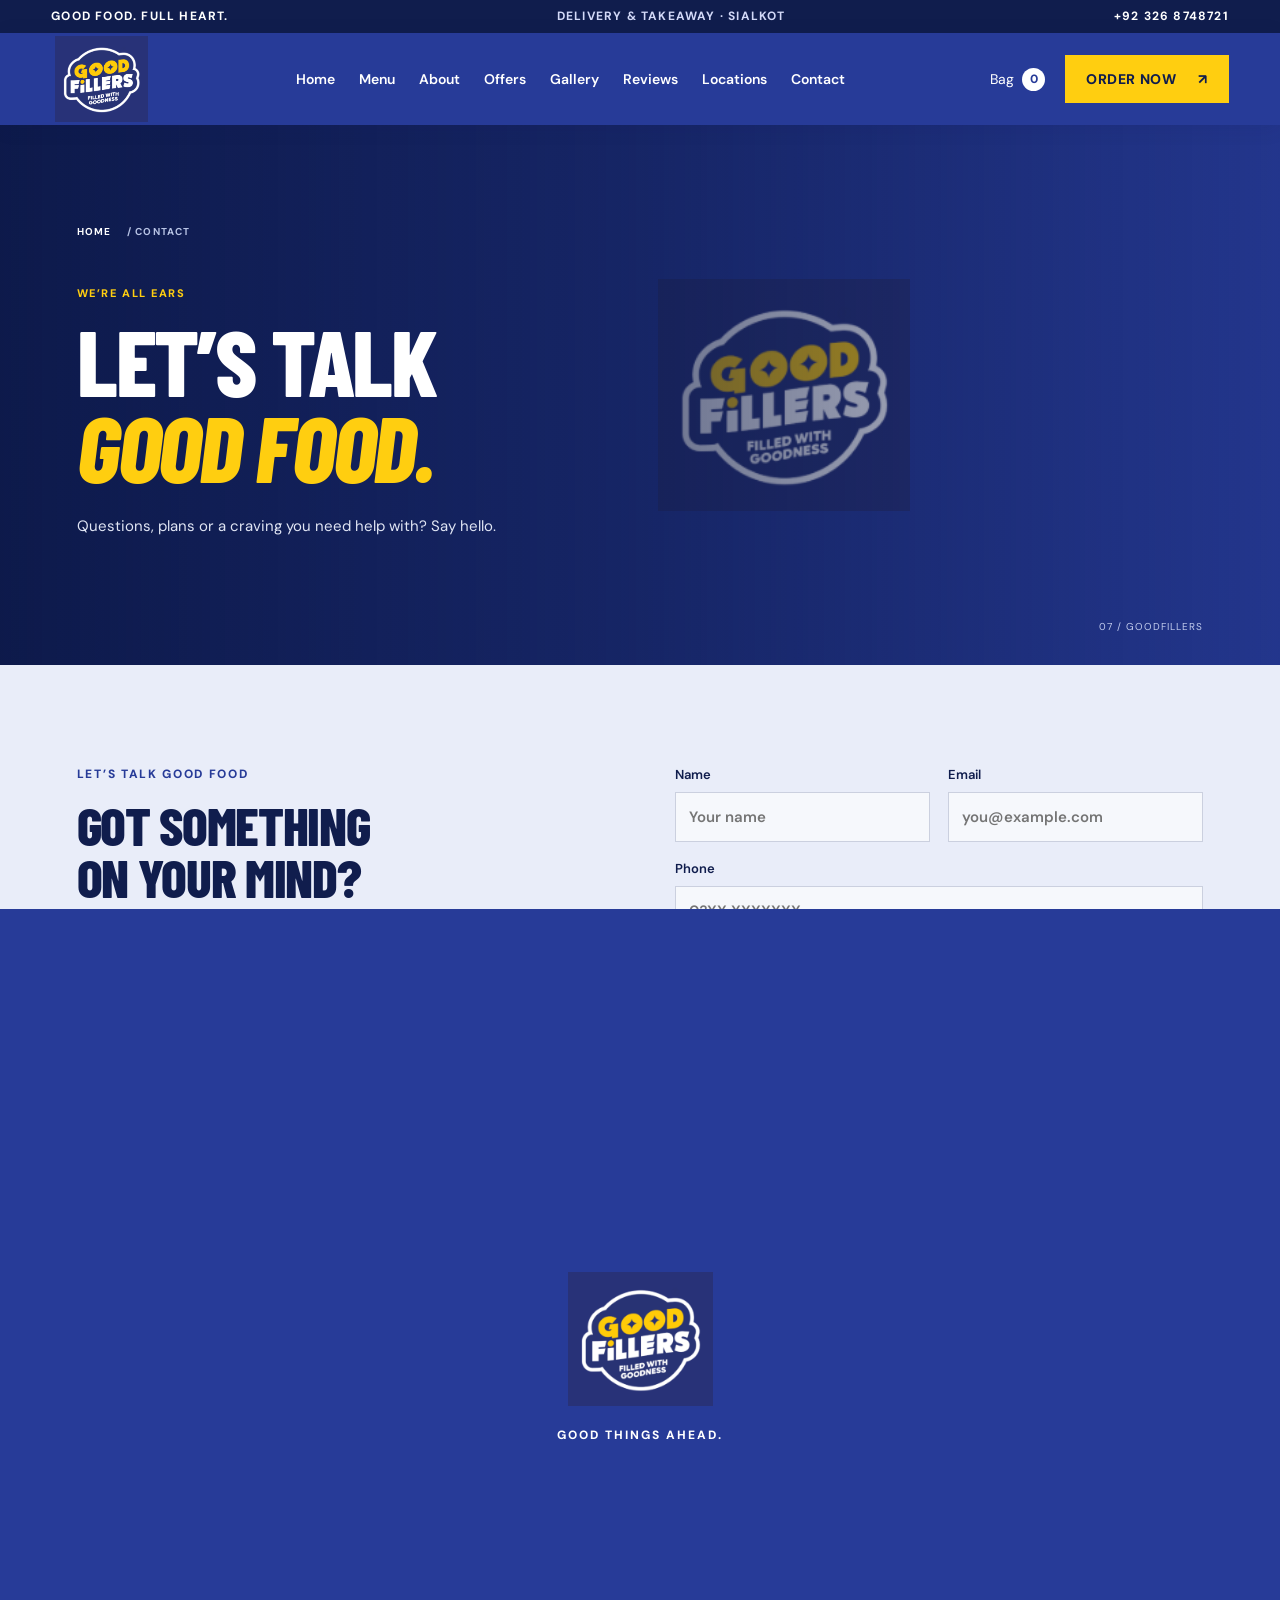
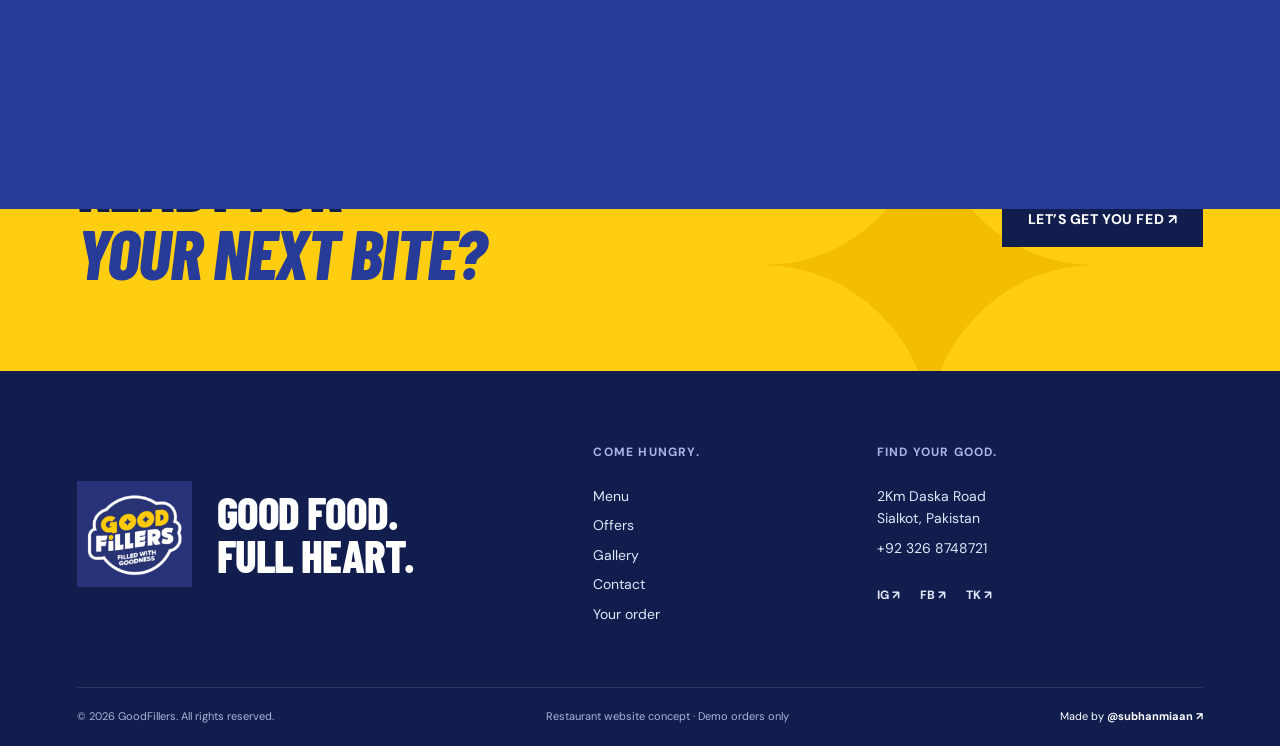
<file: contact/index.html>
<!doctype html><html lang="en"><head><meta charset="UTF-8"><meta name="viewport" content="width=device-width,initial-scale=1"><meta name="theme-color" content="#243790"><title>Contact & WhatsApp | GOODFILLERS Sialkot</title><meta name="description" content="Contact GOODFILLERS on +92 326 8748721, prepare a WhatsApp message or find us on 2Km Daska Road, Sialkot."><meta property="og:title" content="Contact & WhatsApp | GOODFILLERS Sialkot"><meta property="og:description" content="Contact GOODFILLERS on +92 326 8748721, prepare a WhatsApp message or find us on 2Km Daska Road, Sialkot."><meta property="og:type" content="website"><meta property="og:image" content="/assets/logo.png"><link rel="icon" href="/assets/logo.png"><link rel="preconnect" href="https://fonts.googleapis.com"><link rel="preconnect" href="https://fonts.gstatic.com" crossorigin><link rel="preconnect" href="https://images.unsplash.com"><link rel="stylesheet" href="/style.css"><script src="/app.js" defer></script></head><body><a class="skip" href="#main">Skip to content</a><div class="topline">GOOD FOOD. FULL HEART. <span>DELIVERY & TAKEAWAY · SIALKOT</span><a href="tel:+923268748721">+92 326 8748721</a></div><header><a class="brand" href="/" aria-label="GOODFILLERS home"><img src="/assets/logo.png" alt="GoodFillers — Filled with goodness"></a><nav aria-label="Main navigation"><a href="/">Home</a><a href="/menu/">Menu</a><a href="/about/">About</a><a href="/offers/">Offers</a><a href="/gallery/">Gallery</a><a href="/reviews/">Reviews</a><a href="/locations/">Locations</a><a href="/contact/">Contact</a></nav><div class="head-actions"><button class="bag" data-cart aria-label="Open cart">Bag <span id="cart-count">0</span></button><a class="button small" href="/menu/">ORDER NOW <span>↗</span></a><button class="hamburger" aria-label="Open navigation" aria-expanded="false">☰</button></div></header><div class="mobile-nav" inert><button class="mobile-close" aria-label="Close navigation">✕</button><img src="/assets/logo.png" alt="GoodFillers"><a href="/">Home</a><a href="/menu/">Menu</a><a href="/about/">About</a><a href="/offers/">Offers</a><a href="/gallery/">Gallery</a><a href="/reviews/">Reviews</a><a href="/locations/">Locations</a><a href="/contact/">Contact</a><a class="button" href="/menu/">ORDER NOW ↗</a></div><main id="main"><noscript><p style="padding:20px 6%;background:#ffce10">Enable JavaScript to use menu filters, the shopping bag and demo checkout. You can still browse our pages and call +92 326 8748721.</p></noscript><section class="page-masthead"><div class="masthead-image"><img class="" src="https://images.unsplash.com/photo-1556911220-bff31c812dba?auto=format&fit=crop&w=1800&q=85" alt="Questions, plans or a craving you need help with? Say hello." loading="eager" decoding="async"></div><div class="masthead-shade"></div><div class="masthead-content"><a class="breadcrumb" href="/">HOME <span>/ CONTACT</span></a><span class="eyebrow">WE’RE ALL EARS</span><h1>LET’S TALK<br><em>GOOD FOOD.</em></h1><p>Questions, plans or a craving you need help with? Say hello.</p></div><div class="masthead-index" aria-hidden="true">07 / GOODFILLERS</div></section><section id="contact" class="section contact"><div><span class="eyebrow">LET’S TALK GOOD FOOD</span><h2>GOT SOMETHING<br>ON YOUR MIND?</h2><p>A family gathering? A question about the menu?<br>We’d love to hear from you.</p><a href="tel:+923268748721" class="contact-phone">+92 326 8748721 ↗</a></div><form id="contact-form"><div class="form-grid"><label>Name<input name="name" required minlength="2" autocomplete="name" placeholder="Your name"></label><label>Email<input name="email" type="email" required autocomplete="email" placeholder="you@example.com"></label></div><label>Phone<input name="phone" type="tel" pattern="[+0-9 ()-]{10,18}" autocomplete="tel" placeholder="03XX XXXXXXX"></label><label>Message<textarea name="message" required minlength="5" rows="3" placeholder="Tell us what’s cooking..."></textarea></label><button class="button" type="submit">SEND MESSAGE ↗</button><p class="form-note">Opens WhatsApp with your message. You choose when to send.</p></form></section><section class="contact-options section"><a href="tel:+923268748721"><span>↗</span><small>GIVE US A CALL</small><strong>+92 326 8748721</strong></a><a href="https://wa.me/923268748721" target="_blank" rel="noopener"><span>↗</span><small>QUICK QUESTION?</small><strong>Let’s WhatsApp.</strong></a><a href="/locations/"><span>↗</span><small>COME SAY HELLO</small><strong>2Km Daska Road.</strong></a></section><section class="page-cta"><span class="eyebrow">GOOD FOOD IS ALWAYS A GOOD IDEA</span><h2>READY FOR<br><em>YOUR NEXT BITE?</em></h2><a href="/menu/" class="button">LET’S GET YOU FED ↗</a><span class="cta-star" aria-hidden="true">✦</span></section></main><footer><div class="footer-top"><div><img src="/assets/logo.png" alt="GoodFillers" width="115"><h2>GOOD FOOD.<br>FULL HEART.</h2></div><div><h3>COME HUNGRY.</h3><a href="/menu/">Menu</a><a href="/offers/">Offers</a><a href="/gallery/">Gallery</a><a href="/contact/">Contact</a><button data-cart>Your order</button></div><div><h3>FIND YOUR GOOD.</h3><p>2Km Daska Road<br>Sialkot, Pakistan</p><a href="tel:+923268748721">+92 326 8748721</a><div class="socials"><a href="https://www.instagram.com/goodfillers/" target="_blank" rel="noopener" aria-label="Instagram">IG ↗</a><a href="https://www.facebook.com/search/top?q=goodfillers" target="_blank" rel="noopener" aria-label="Find GoodFillers on Facebook">FB ↗</a><a href="https://www.tiktok.com/search?q=goodfillers" target="_blank" rel="noopener" aria-label="Find GoodFillers on TikTok">TK ↗</a></div></div></div><div class="footer-bottom"><span>© 2026 GoodFillers. All rights reserved.</span><span>Restaurant website concept · Demo orders only</span><a href="https://www.instagram.com/subhanmiaan/" target="_blank" rel="noopener">Made by <strong>@subhanmiaan ↗</strong></a></div></footer><dialog id="cart" class="cart-dialog" aria-labelledby="cart-title"><div class="drawer-heading"><div><span class="eyebrow">SOMETHING GOOD IS COMING</span><h2 id="cart-title">YOUR BAG<span>.</span></h2></div><button data-close="cart" class="close" aria-label="Close cart">✕</button></div><div id="cart-content"></div></dialog><dialog id="checkout" aria-labelledby="checkout-title"><button data-close="checkout" class="close" aria-label="Close checkout">✕</button><span class="eyebrow">ONE LAST THING</span><h2 id="checkout-title">MAKE IT YOURS.</h2><p class="demo-note">Demo checkout only. No payment is taken and no order is sent to the restaurant.</p><form id="checkout-form"><fieldset class="fulfilment"><legend>How would you like your food?</legend><label><input type="radio" name="fulfilment" value="delivery" checked> Delivery · 35–45 min</label><label><input type="radio" name="fulfilment" value="takeaway"> Takeaway · 20–25 min</label></fieldset><div class="form-grid"><label>Name<input name="name" autocomplete="name" required minlength="2" placeholder="Your full name"></label><label>Phone<input name="phone" type="tel" autocomplete="tel" required pattern="[+0-9 ()-]{10,18}" placeholder="03XX XXXXXXX"></label></div><div id="delivery-fields"><label>Delivery address<input name="address" autocomplete="street-address" required minlength="6" placeholder="House, street and area"></label><label>City<input name="city" autocomplete="address-level2" required value="Sialkot"></label></div><p id="pickup-address" hidden>Collect from <strong>2Km Daska Road, Sialkot.</strong></p><label>Delivery instructions / order notes<textarea name="instructions" placeholder="Landmark, spice preferences, or anything else" rows="2"></textarea></label><fieldset><legend>Payment option (simulation)</legend><div class="payments"><label><input name="payment" type="radio" value="Cash on Delivery" checked> Cash</label><label><input name="payment" type="radio" value="Card"> Card</label><label><input name="payment" type="radio" value="JazzCash"> JazzCash</label><label><input name="payment" type="radio" value="EasyPaisa"> EasyPaisa</label></div></fieldset><p id="checkout-total" class="checkout-total"></p><button class="button wide" type="submit">PLACE DEMO ORDER ↗</button></form></dialog><dialog id="confirmation" aria-labelledby="confirmation-title"><button data-close="confirmation" class="close" aria-label="Close confirmation">✕</button><div class="confirmation-icon">✓</div><span class="eyebrow">GOOD CHOICE. GREAT FOOD.</span><h2 id="confirmation-title">ORDER CONFIRMED</h2><div id="order-result"></div><button class="button wide" data-close="confirmation">KEEP EXPLORING</button></dialog><dialog id="lightbox" aria-label="Gallery photo"><button data-close="lightbox" class="close" aria-label="Close photo">✕</button><img id="lightbox-img" alt=""></dialog><div class="toast" role="status" aria-live="polite"></div></body></html>
</file>
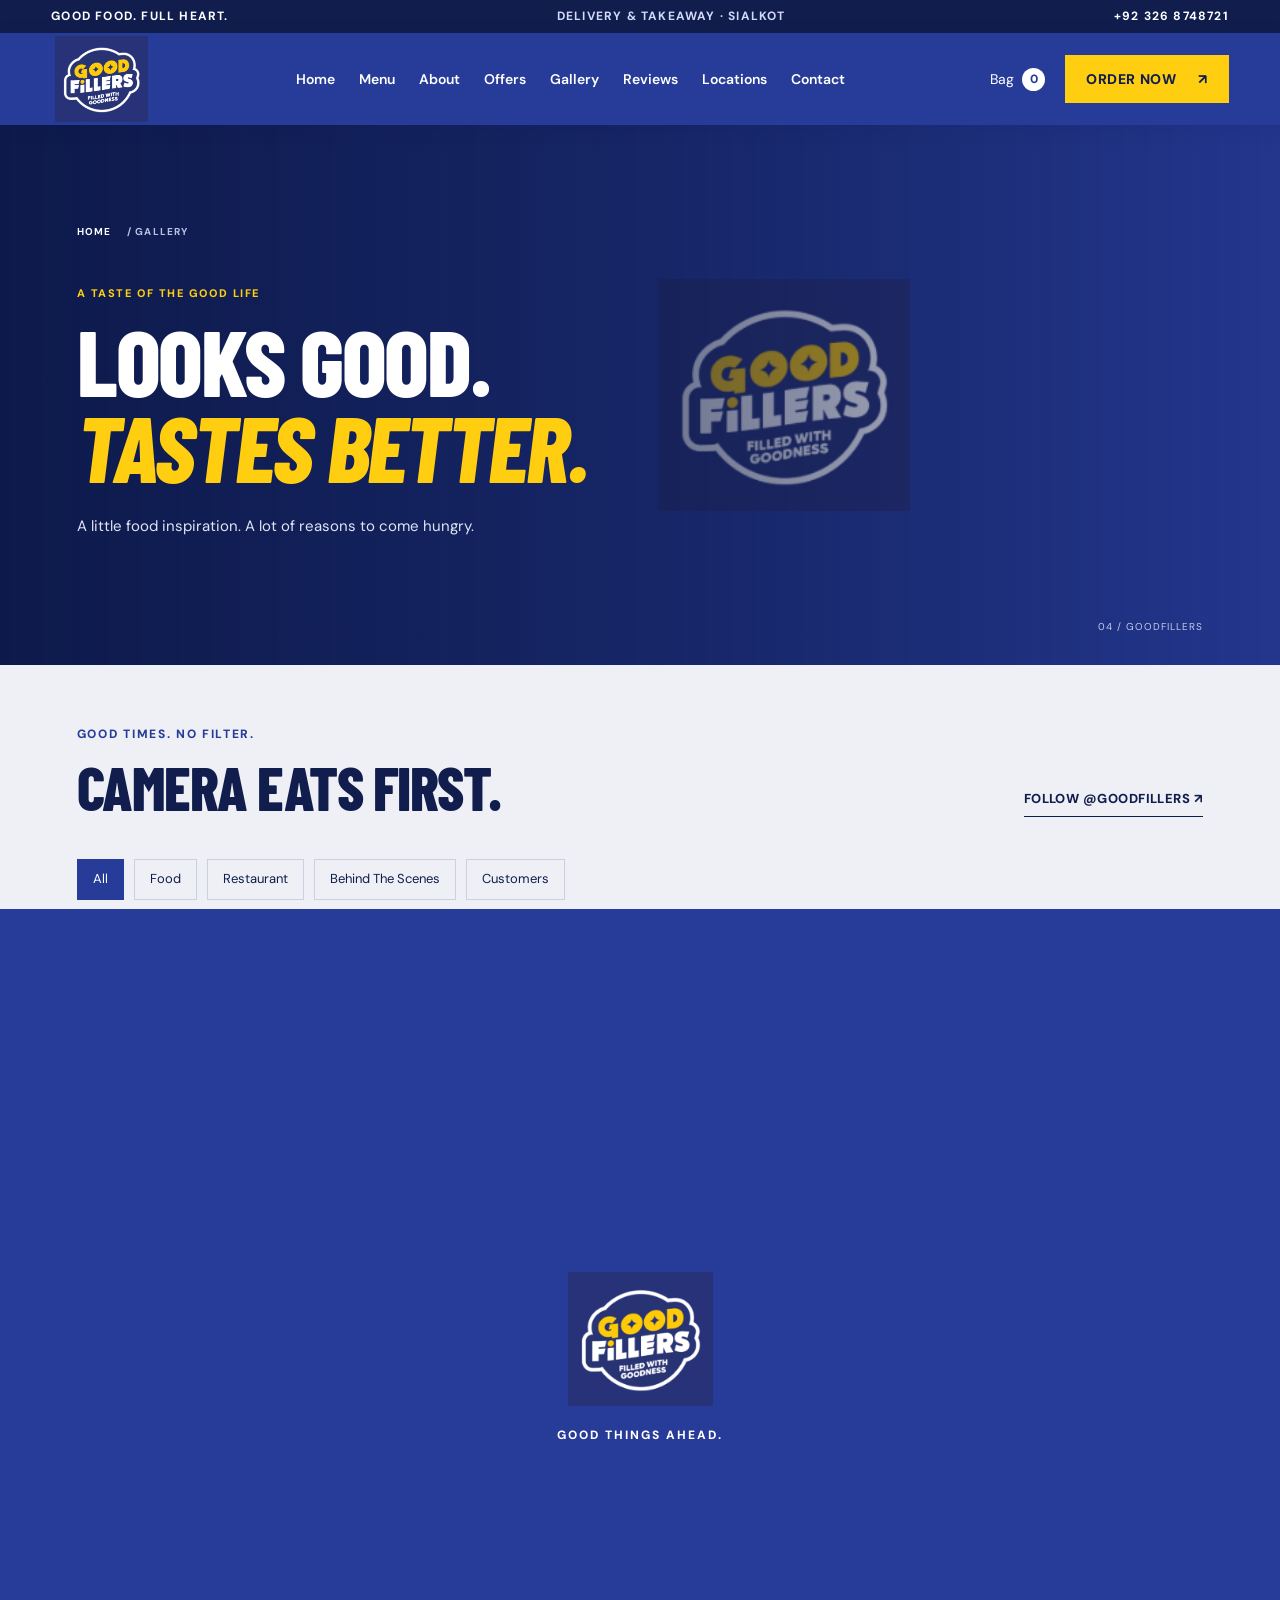
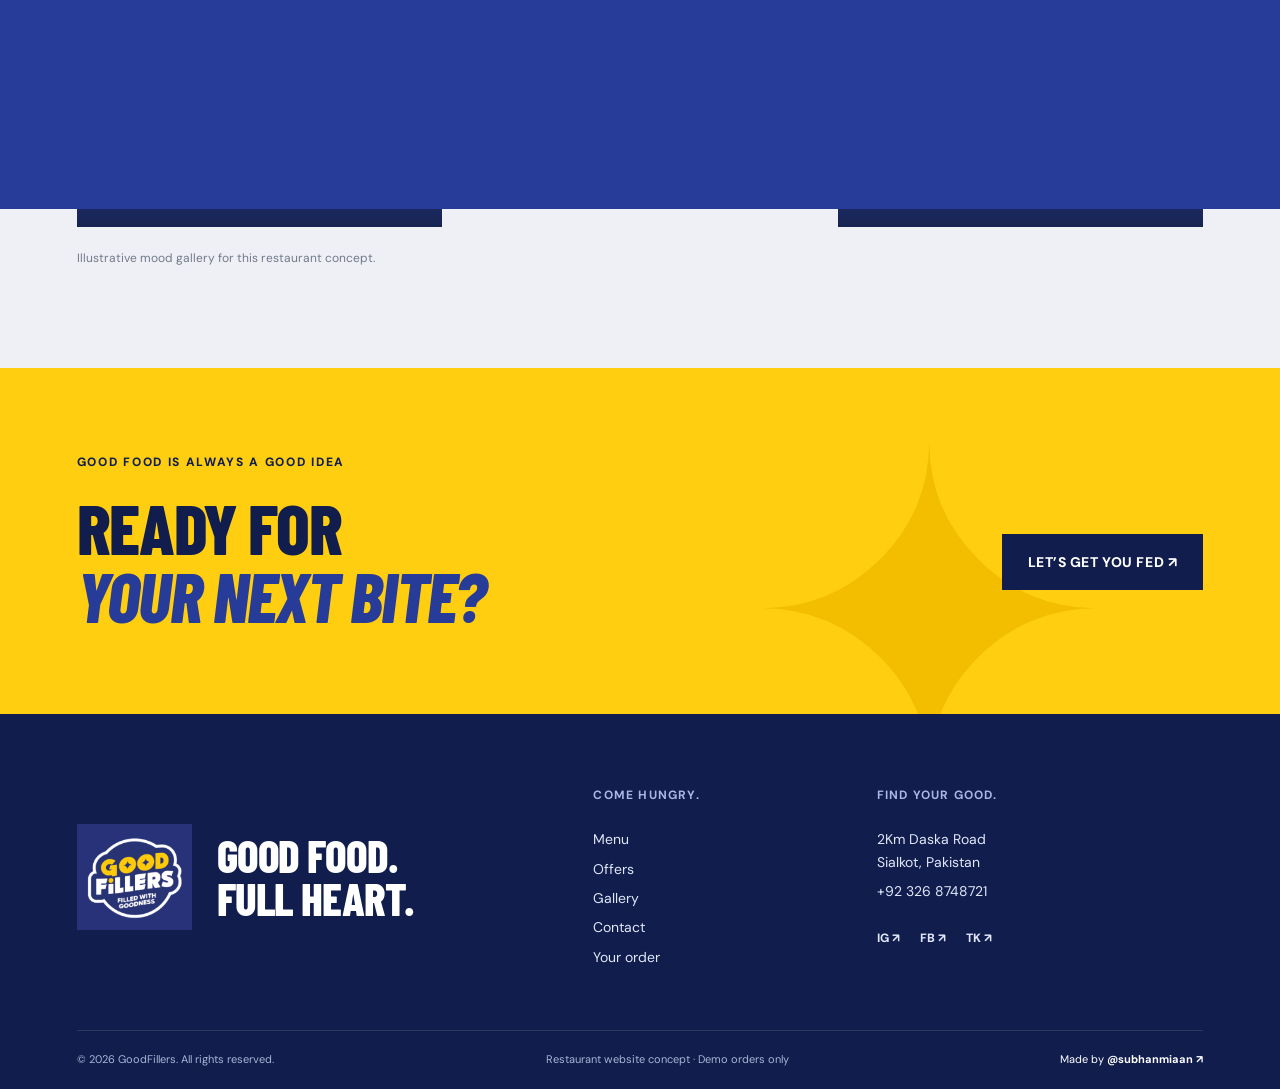
<file: gallery/index.html>
<!doctype html><html lang="en"><head><meta charset="UTF-8"><meta name="viewport" content="width=device-width,initial-scale=1"><meta name="theme-color" content="#243790"><title>Food & Restaurant Gallery | GOODFILLERS</title><meta name="description" content="A visual taste of GOODFILLERS. Explore our illustrative food, restaurant and behind-the-scenes gallery."><meta property="og:title" content="Food & Restaurant Gallery | GOODFILLERS"><meta property="og:description" content="A visual taste of GOODFILLERS. Explore our illustrative food, restaurant and behind-the-scenes gallery."><meta property="og:type" content="website"><meta property="og:image" content="/assets/logo.png"><link rel="icon" href="/assets/logo.png"><link rel="preconnect" href="https://fonts.googleapis.com"><link rel="preconnect" href="https://fonts.gstatic.com" crossorigin><link rel="preconnect" href="https://images.unsplash.com"><link rel="stylesheet" href="/style.css"><script src="/app.js" defer></script></head><body><a class="skip" href="#main">Skip to content</a><div class="topline">GOOD FOOD. FULL HEART. <span>DELIVERY & TAKEAWAY · SIALKOT</span><a href="tel:+923268748721">+92 326 8748721</a></div><header><a class="brand" href="/" aria-label="GOODFILLERS home"><img src="/assets/logo.png" alt="GoodFillers — Filled with goodness"></a><nav aria-label="Main navigation"><a href="/">Home</a><a href="/menu/">Menu</a><a href="/about/">About</a><a href="/offers/">Offers</a><a href="/gallery/">Gallery</a><a href="/reviews/">Reviews</a><a href="/locations/">Locations</a><a href="/contact/">Contact</a></nav><div class="head-actions"><button class="bag" data-cart aria-label="Open cart">Bag <span id="cart-count">0</span></button><a class="button small" href="/menu/">ORDER NOW <span>↗</span></a><button class="hamburger" aria-label="Open navigation" aria-expanded="false">☰</button></div></header><div class="mobile-nav" inert><button class="mobile-close" aria-label="Close navigation">✕</button><img src="/assets/logo.png" alt="GoodFillers"><a href="/">Home</a><a href="/menu/">Menu</a><a href="/about/">About</a><a href="/offers/">Offers</a><a href="/gallery/">Gallery</a><a href="/reviews/">Reviews</a><a href="/locations/">Locations</a><a href="/contact/">Contact</a><a class="button" href="/menu/">ORDER NOW ↗</a></div><main id="main"><noscript><p style="padding:20px 6%;background:#ffce10">Enable JavaScript to use menu filters, the shopping bag and demo checkout. You can still browse our pages and call +92 326 8748721.</p></noscript><section class="page-masthead"><div class="masthead-image"><img class="" src="https://images.unsplash.com/photo-1513104890138-7c749659a591?auto=format&fit=crop&w=1800&q=85" alt="A little food inspiration. A lot of reasons to come hungry." loading="eager" decoding="async"></div><div class="masthead-shade"></div><div class="masthead-content"><a class="breadcrumb" href="/">HOME <span>/ GALLERY</span></a><span class="eyebrow">A TASTE OF THE GOOD LIFE</span><h1>LOOKS GOOD.<br><em>TASTES BETTER.</em></h1><p>A little food inspiration. A lot of reasons to come hungry.</p></div><div class="masthead-index" aria-hidden="true">04 / GOODFILLERS</div></section><section id="gallery" class="section gallery-section"><div class="section-heading"><div><span class="eyebrow">GOOD TIMES. NO FILTER.</span><h2>CAMERA EATS FIRST.</h2></div><a class="text-link" href="https://www.instagram.com/goodfillers/" target="_blank" rel="noopener">FOLLOW @GOODFILLERS ↗</a></div><div class="gallery-tabs" aria-label="Gallery filters"><button data-gallery="All" aria-pressed="true">All</button><button data-gallery="Food" aria-pressed="false">Food</button><button data-gallery="Restaurant" aria-pressed="false">Restaurant</button><button data-gallery="Behind The Scenes" aria-pressed="false">Behind The Scenes</button><button data-gallery="Customers" aria-pressed="false">Customers</button></div><div class="gallery-grid"><button class="gallery-image" data-gallery-type="Food" data-lightbox="burger" data-alt="Big bites, better company" aria-label="Open Big bites, better company"><img class="" src="https://images.unsplash.com/photo-1551782450-a2132b4ba21d?auto=format&fit=crop&w=800&q=85" alt="Big bites, better company" loading="lazy" decoding="async"><span>Big bites, better company ↗</span></button><button class="gallery-image" data-gallery-type="Restaurant" data-lightbox="restaurant" data-alt="A seat for everyone" aria-label="Open A seat for everyone"><img class="" src="https://images.unsplash.com/photo-1517248135467-4c7edcad34c4?auto=format&fit=crop&w=800&q=85" alt="A seat for everyone" loading="lazy" decoding="async"><span>A seat for everyone ↗</span></button><button class="gallery-image" data-gallery-type="Food" data-lightbox="pizza" data-alt="Fresh from the oven" aria-label="Open Fresh from the oven"><img class="" src="https://images.unsplash.com/photo-1513104890138-7c749659a591?auto=format&fit=crop&w=800&q=85" alt="Fresh from the oven" loading="lazy" decoding="async"><span>Fresh from the oven ↗</span></button><button class="gallery-image" data-gallery-type="Behind The Scenes" data-lightbox="kitchen" data-alt="Goodness in the making" aria-label="Open Goodness in the making"><img class="" src="https://images.unsplash.com/photo-1556911220-bff31c812dba?auto=format&fit=crop&w=800&q=85" alt="Goodness in the making" loading="lazy" decoding="async"><span>Goodness in the making ↗</span></button><button class="gallery-image" data-gallery-type="Customers" data-lightbox="customers" data-alt="Food tastes better together" aria-label="Open Food tastes better together"><img class="" src="https://storage.ghost.io/c/8e/d7/8ed7937e-239e-4c73-8661-3ab95a578ef0/content/images/2023/11/Local-restaurant.jpg" alt="Food tastes better together" loading="lazy" decoding="async"><span>Food tastes better together ↗</span></button><button class="gallery-image" data-gallery-type="Food" data-lightbox="fries" data-alt="Always room for fries" aria-label="Open Always room for fries"><img class="" src="https://images.unsplash.com/photo-1484009902830-a314db11070c?auto=format&fit=crop&w=800&q=85" alt="Always room for fries" loading="lazy" decoding="async"><span>Always room for fries ↗</span></button></div><p class="image-caption">Illustrative mood gallery for this restaurant concept.</p></section><section class="page-cta"><span class="eyebrow">GOOD FOOD IS ALWAYS A GOOD IDEA</span><h2>READY FOR<br><em>YOUR NEXT BITE?</em></h2><a href="/menu/" class="button">LET’S GET YOU FED ↗</a><span class="cta-star" aria-hidden="true">✦</span></section></main><footer><div class="footer-top"><div><img src="/assets/logo.png" alt="GoodFillers" width="115"><h2>GOOD FOOD.<br>FULL HEART.</h2></div><div><h3>COME HUNGRY.</h3><a href="/menu/">Menu</a><a href="/offers/">Offers</a><a href="/gallery/">Gallery</a><a href="/contact/">Contact</a><button data-cart>Your order</button></div><div><h3>FIND YOUR GOOD.</h3><p>2Km Daska Road<br>Sialkot, Pakistan</p><a href="tel:+923268748721">+92 326 8748721</a><div class="socials"><a href="https://www.instagram.com/goodfillers/" target="_blank" rel="noopener" aria-label="Instagram">IG ↗</a><a href="https://www.facebook.com/search/top?q=goodfillers" target="_blank" rel="noopener" aria-label="Find GoodFillers on Facebook">FB ↗</a><a href="https://www.tiktok.com/search?q=goodfillers" target="_blank" rel="noopener" aria-label="Find GoodFillers on TikTok">TK ↗</a></div></div></div><div class="footer-bottom"><span>© 2026 GoodFillers. All rights reserved.</span><span>Restaurant website concept · Demo orders only</span><a href="https://www.instagram.com/subhanmiaan/" target="_blank" rel="noopener">Made by <strong>@subhanmiaan ↗</strong></a></div></footer><dialog id="cart" class="cart-dialog" aria-labelledby="cart-title"><div class="drawer-heading"><div><span class="eyebrow">SOMETHING GOOD IS COMING</span><h2 id="cart-title">YOUR BAG<span>.</span></h2></div><button data-close="cart" class="close" aria-label="Close cart">✕</button></div><div id="cart-content"></div></dialog><dialog id="checkout" aria-labelledby="checkout-title"><button data-close="checkout" class="close" aria-label="Close checkout">✕</button><span class="eyebrow">ONE LAST THING</span><h2 id="checkout-title">MAKE IT YOURS.</h2><p class="demo-note">Demo checkout only. No payment is taken and no order is sent to the restaurant.</p><form id="checkout-form"><fieldset class="fulfilment"><legend>How would you like your food?</legend><label><input type="radio" name="fulfilment" value="delivery" checked> Delivery · 35–45 min</label><label><input type="radio" name="fulfilment" value="takeaway"> Takeaway · 20–25 min</label></fieldset><div class="form-grid"><label>Name<input name="name" autocomplete="name" required minlength="2" placeholder="Your full name"></label><label>Phone<input name="phone" type="tel" autocomplete="tel" required pattern="[+0-9 ()-]{10,18}" placeholder="03XX XXXXXXX"></label></div><div id="delivery-fields"><label>Delivery address<input name="address" autocomplete="street-address" required minlength="6" placeholder="House, street and area"></label><label>City<input name="city" autocomplete="address-level2" required value="Sialkot"></label></div><p id="pickup-address" hidden>Collect from <strong>2Km Daska Road, Sialkot.</strong></p><label>Delivery instructions / order notes<textarea name="instructions" placeholder="Landmark, spice preferences, or anything else" rows="2"></textarea></label><fieldset><legend>Payment option (simulation)</legend><div class="payments"><label><input name="payment" type="radio" value="Cash on Delivery" checked> Cash</label><label><input name="payment" type="radio" value="Card"> Card</label><label><input name="payment" type="radio" value="JazzCash"> JazzCash</label><label><input name="payment" type="radio" value="EasyPaisa"> EasyPaisa</label></div></fieldset><p id="checkout-total" class="checkout-total"></p><button class="button wide" type="submit">PLACE DEMO ORDER ↗</button></form></dialog><dialog id="confirmation" aria-labelledby="confirmation-title"><button data-close="confirmation" class="close" aria-label="Close confirmation">✕</button><div class="confirmation-icon">✓</div><span class="eyebrow">GOOD CHOICE. GREAT FOOD.</span><h2 id="confirmation-title">ORDER CONFIRMED</h2><div id="order-result"></div><button class="button wide" data-close="confirmation">KEEP EXPLORING</button></dialog><dialog id="lightbox" aria-label="Gallery photo"><button data-close="lightbox" class="close" aria-label="Close photo">✕</button><img id="lightbox-img" alt=""></dialog><div class="toast" role="status" aria-live="polite"></div></body></html>
</file>
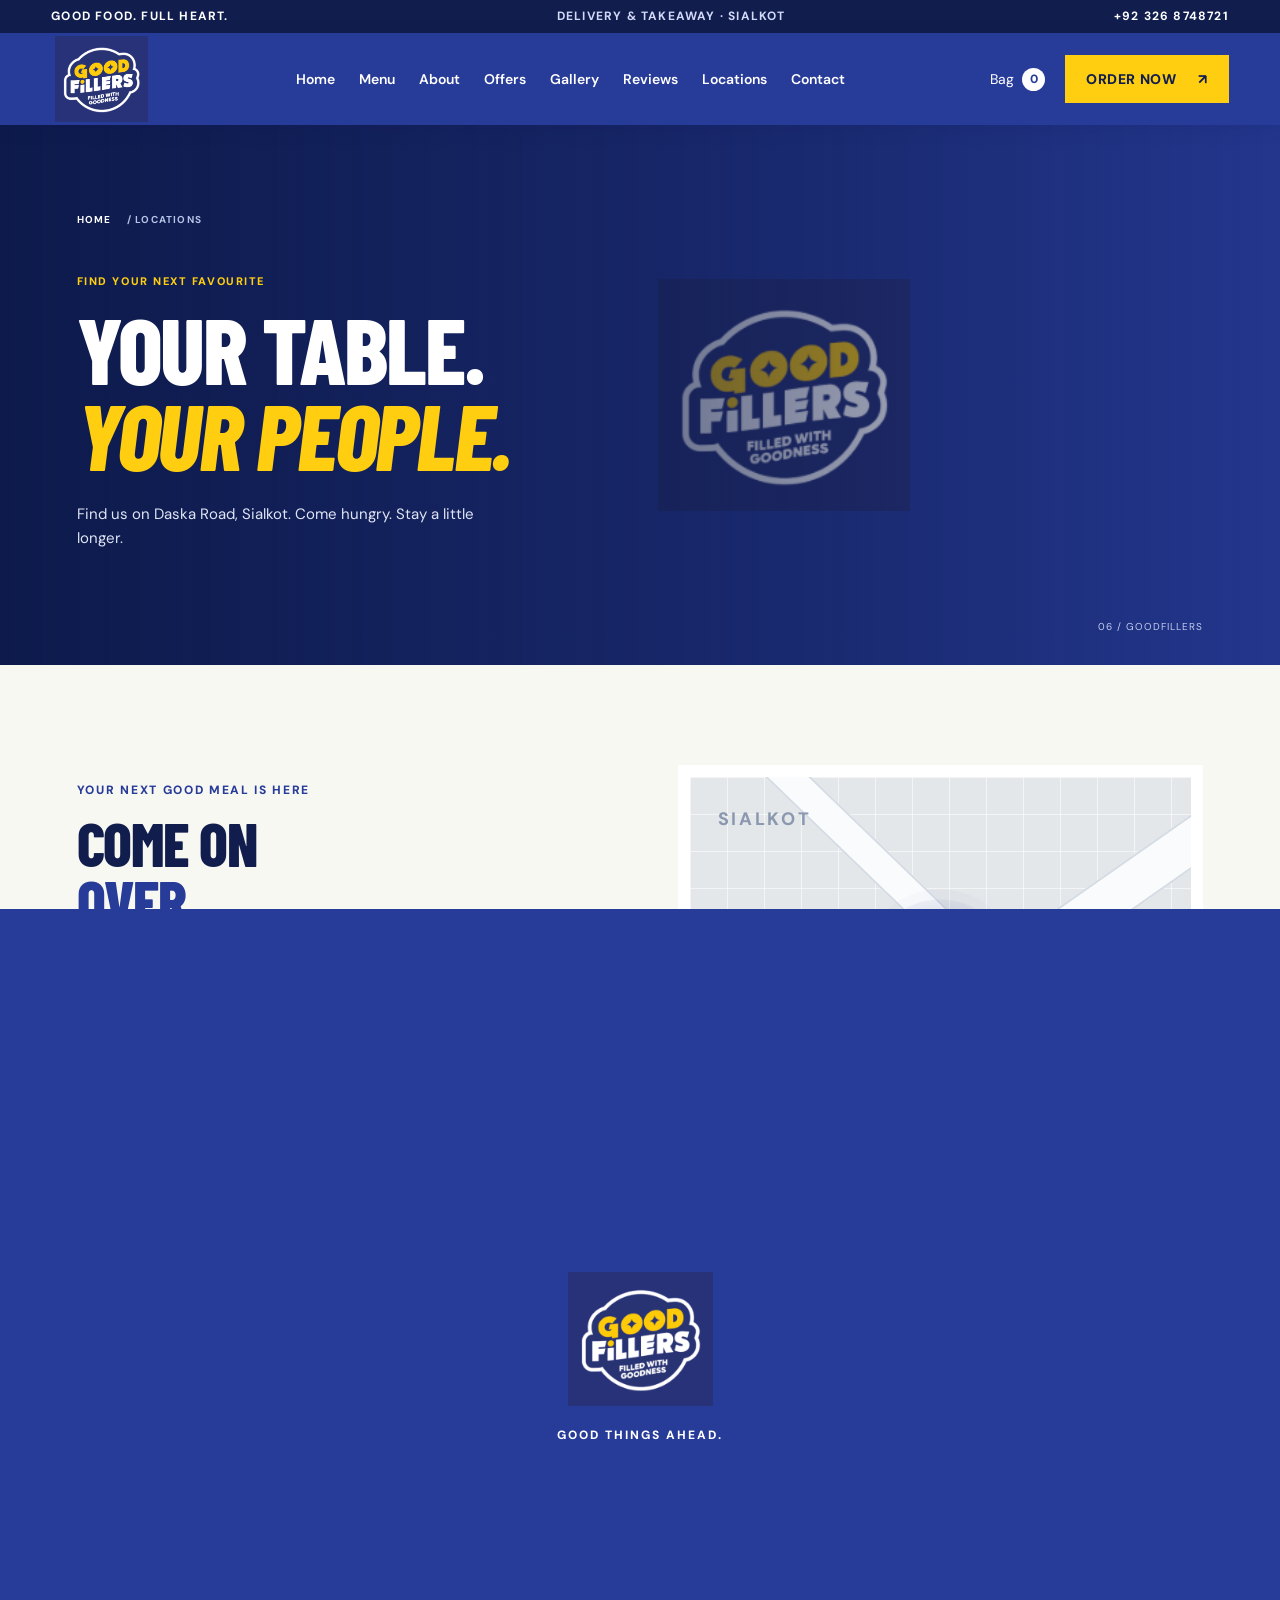
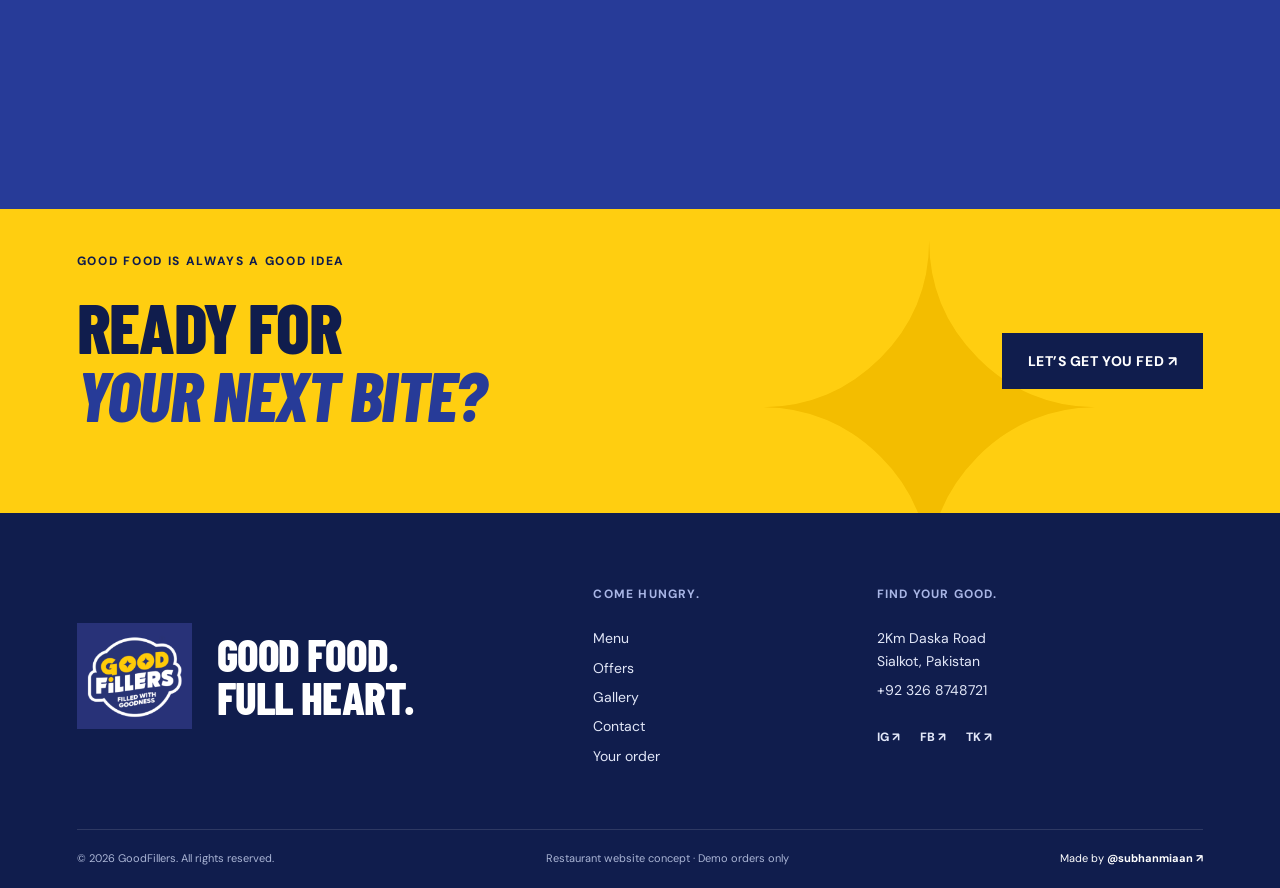
<file: locations/index.html>
<!doctype html><html lang="en"><head><meta charset="UTF-8"><meta name="viewport" content="width=device-width,initial-scale=1"><meta name="theme-color" content="#243790"><title>Visit Us — Daska Road, Sialkot | GOODFILLERS</title><meta name="description" content="Find GOODFILLERS at 2Km Daska Road, Sialkot. Get directions, opening hours, delivery and takeaway options."><meta property="og:title" content="Visit Us — Daska Road, Sialkot | GOODFILLERS"><meta property="og:description" content="Find GOODFILLERS at 2Km Daska Road, Sialkot. Get directions, opening hours, delivery and takeaway options."><meta property="og:type" content="website"><meta property="og:image" content="/assets/logo.png"><link rel="icon" href="/assets/logo.png"><link rel="preconnect" href="https://fonts.googleapis.com"><link rel="preconnect" href="https://fonts.gstatic.com" crossorigin><link rel="preconnect" href="https://images.unsplash.com"><link rel="stylesheet" href="/style.css"><script src="/app.js" defer></script></head><body><a class="skip" href="#main">Skip to content</a><div class="topline">GOOD FOOD. FULL HEART. <span>DELIVERY & TAKEAWAY · SIALKOT</span><a href="tel:+923268748721">+92 326 8748721</a></div><header><a class="brand" href="/" aria-label="GOODFILLERS home"><img src="/assets/logo.png" alt="GoodFillers — Filled with goodness"></a><nav aria-label="Main navigation"><a href="/">Home</a><a href="/menu/">Menu</a><a href="/about/">About</a><a href="/offers/">Offers</a><a href="/gallery/">Gallery</a><a href="/reviews/">Reviews</a><a href="/locations/">Locations</a><a href="/contact/">Contact</a></nav><div class="head-actions"><button class="bag" data-cart aria-label="Open cart">Bag <span id="cart-count">0</span></button><a class="button small" href="/menu/">ORDER NOW <span>↗</span></a><button class="hamburger" aria-label="Open navigation" aria-expanded="false">☰</button></div></header><div class="mobile-nav" inert><button class="mobile-close" aria-label="Close navigation">✕</button><img src="/assets/logo.png" alt="GoodFillers"><a href="/">Home</a><a href="/menu/">Menu</a><a href="/about/">About</a><a href="/offers/">Offers</a><a href="/gallery/">Gallery</a><a href="/reviews/">Reviews</a><a href="/locations/">Locations</a><a href="/contact/">Contact</a><a class="button" href="/menu/">ORDER NOW ↗</a></div><main id="main"><noscript><p style="padding:20px 6%;background:#ffce10">Enable JavaScript to use menu filters, the shopping bag and demo checkout. You can still browse our pages and call +92 326 8748721.</p></noscript><section class="page-masthead"><div class="masthead-image"><img class="" src="https://images.unsplash.com/photo-1517248135467-4c7edcad34c4?auto=format&fit=crop&w=1800&q=85" alt="Find us on Daska Road, Sialkot. Come hungry. Stay a little longer." loading="eager" decoding="async"></div><div class="masthead-shade"></div><div class="masthead-content"><a class="breadcrumb" href="/">HOME <span>/ LOCATIONS</span></a><span class="eyebrow">FIND YOUR NEXT FAVOURITE</span><h1>YOUR TABLE.<br><em>YOUR PEOPLE.</em></h1><p>Find us on Daska Road, Sialkot. Come hungry. Stay a little longer.</p></div><div class="masthead-index" aria-hidden="true">06 / GOODFILLERS</div></section><section id="locations" class="section location"><div><span class="eyebrow">YOUR NEXT GOOD MEAL IS HERE</span><h2>COME ON<br><span>OVER.</span></h2><h3>GOODFILLERS · SIALKOT</h3><p>2Km Daska Road, Sialkot, Pakistan</p><div class="hours"><p><span>Monday–Thursday</span><strong>12 PM – 11 PM</strong></p><p><span>Friday–Sunday</span><strong>12 PM – 12 AM</strong></p></div><div class="location-actions"><a class="button" href="https://www.google.com/maps/search/?api=1&query=2Km+Daska+Road+Sialkot+Pakistan" target="_blank" rel="noopener">GET DIRECTIONS ↗</a><a class="text-link" href="tel:+923268748721">CALL NOW ↗</a><a class="text-link" href="https://wa.me/923268748721" target="_blank" rel="noopener">WHATSAPP ↗</a></div></div><div class="map-panel"><div class="map-road road-one"></div><div class="map-road road-two"></div><span class="map-city">SIALKOT</span><span class="road-label">DASKA ROAD</span><div class="map-pin"><img src="/assets/logo.png" alt="GoodFillers"><span>MEET YOU HERE.</span></div><div class="map-caption">2Km Daska Road · Sialkot<br><small>Area illustration · open directions for map</small></div></div></section><section class="fulfilment-banner"><div><span>01 / COME TO US</span><h2>TAKE IT<br>WITH YOU.</h2><p>Order ahead and collect from 2Km Daska Road.<br>Demo pickup estimate: 20–25 minutes.</p><a class="button" href="/menu/?service=takeaway">ORDER TAKEAWAY ↗</a></div><div><span>02 / WE COME TO YOU</span><h2>GOOD FOOD.<br>YOUR DOOR.</h2><p>Your favourites, wherever you’re settling in.<br>Demo delivery: 35–45 minutes · Rs. 150.</p><a class="button" href="/menu/?service=delivery">ORDER DELIVERY ↗</a></div></section><section class="page-cta"><span class="eyebrow">GOOD FOOD IS ALWAYS A GOOD IDEA</span><h2>READY FOR<br><em>YOUR NEXT BITE?</em></h2><a href="/menu/" class="button">LET’S GET YOU FED ↗</a><span class="cta-star" aria-hidden="true">✦</span></section></main><footer><div class="footer-top"><div><img src="/assets/logo.png" alt="GoodFillers" width="115"><h2>GOOD FOOD.<br>FULL HEART.</h2></div><div><h3>COME HUNGRY.</h3><a href="/menu/">Menu</a><a href="/offers/">Offers</a><a href="/gallery/">Gallery</a><a href="/contact/">Contact</a><button data-cart>Your order</button></div><div><h3>FIND YOUR GOOD.</h3><p>2Km Daska Road<br>Sialkot, Pakistan</p><a href="tel:+923268748721">+92 326 8748721</a><div class="socials"><a href="https://www.instagram.com/goodfillers/" target="_blank" rel="noopener" aria-label="Instagram">IG ↗</a><a href="https://www.facebook.com/search/top?q=goodfillers" target="_blank" rel="noopener" aria-label="Find GoodFillers on Facebook">FB ↗</a><a href="https://www.tiktok.com/search?q=goodfillers" target="_blank" rel="noopener" aria-label="Find GoodFillers on TikTok">TK ↗</a></div></div></div><div class="footer-bottom"><span>© 2026 GoodFillers. All rights reserved.</span><span>Restaurant website concept · Demo orders only</span><a href="https://www.instagram.com/subhanmiaan/" target="_blank" rel="noopener">Made by <strong>@subhanmiaan ↗</strong></a></div></footer><dialog id="cart" class="cart-dialog" aria-labelledby="cart-title"><div class="drawer-heading"><div><span class="eyebrow">SOMETHING GOOD IS COMING</span><h2 id="cart-title">YOUR BAG<span>.</span></h2></div><button data-close="cart" class="close" aria-label="Close cart">✕</button></div><div id="cart-content"></div></dialog><dialog id="checkout" aria-labelledby="checkout-title"><button data-close="checkout" class="close" aria-label="Close checkout">✕</button><span class="eyebrow">ONE LAST THING</span><h2 id="checkout-title">MAKE IT YOURS.</h2><p class="demo-note">Demo checkout only. No payment is taken and no order is sent to the restaurant.</p><form id="checkout-form"><fieldset class="fulfilment"><legend>How would you like your food?</legend><label><input type="radio" name="fulfilment" value="delivery" checked> Delivery · 35–45 min</label><label><input type="radio" name="fulfilment" value="takeaway"> Takeaway · 20–25 min</label></fieldset><div class="form-grid"><label>Name<input name="name" autocomplete="name" required minlength="2" placeholder="Your full name"></label><label>Phone<input name="phone" type="tel" autocomplete="tel" required pattern="[+0-9 ()-]{10,18}" placeholder="03XX XXXXXXX"></label></div><div id="delivery-fields"><label>Delivery address<input name="address" autocomplete="street-address" required minlength="6" placeholder="House, street and area"></label><label>City<input name="city" autocomplete="address-level2" required value="Sialkot"></label></div><p id="pickup-address" hidden>Collect from <strong>2Km Daska Road, Sialkot.</strong></p><label>Delivery instructions / order notes<textarea name="instructions" placeholder="Landmark, spice preferences, or anything else" rows="2"></textarea></label><fieldset><legend>Payment option (simulation)</legend><div class="payments"><label><input name="payment" type="radio" value="Cash on Delivery" checked> Cash</label><label><input name="payment" type="radio" value="Card"> Card</label><label><input name="payment" type="radio" value="JazzCash"> JazzCash</label><label><input name="payment" type="radio" value="EasyPaisa"> EasyPaisa</label></div></fieldset><p id="checkout-total" class="checkout-total"></p><button class="button wide" type="submit">PLACE DEMO ORDER ↗</button></form></dialog><dialog id="confirmation" aria-labelledby="confirmation-title"><button data-close="confirmation" class="close" aria-label="Close confirmation">✕</button><div class="confirmation-icon">✓</div><span class="eyebrow">GOOD CHOICE. GREAT FOOD.</span><h2 id="confirmation-title">ORDER CONFIRMED</h2><div id="order-result"></div><button class="button wide" data-close="confirmation">KEEP EXPLORING</button></dialog><dialog id="lightbox" aria-label="Gallery photo"><button data-close="lightbox" class="close" aria-label="Close photo">✕</button><img id="lightbox-img" alt=""></dialog><div class="toast" role="status" aria-live="polite"></div></body></html>
</file>
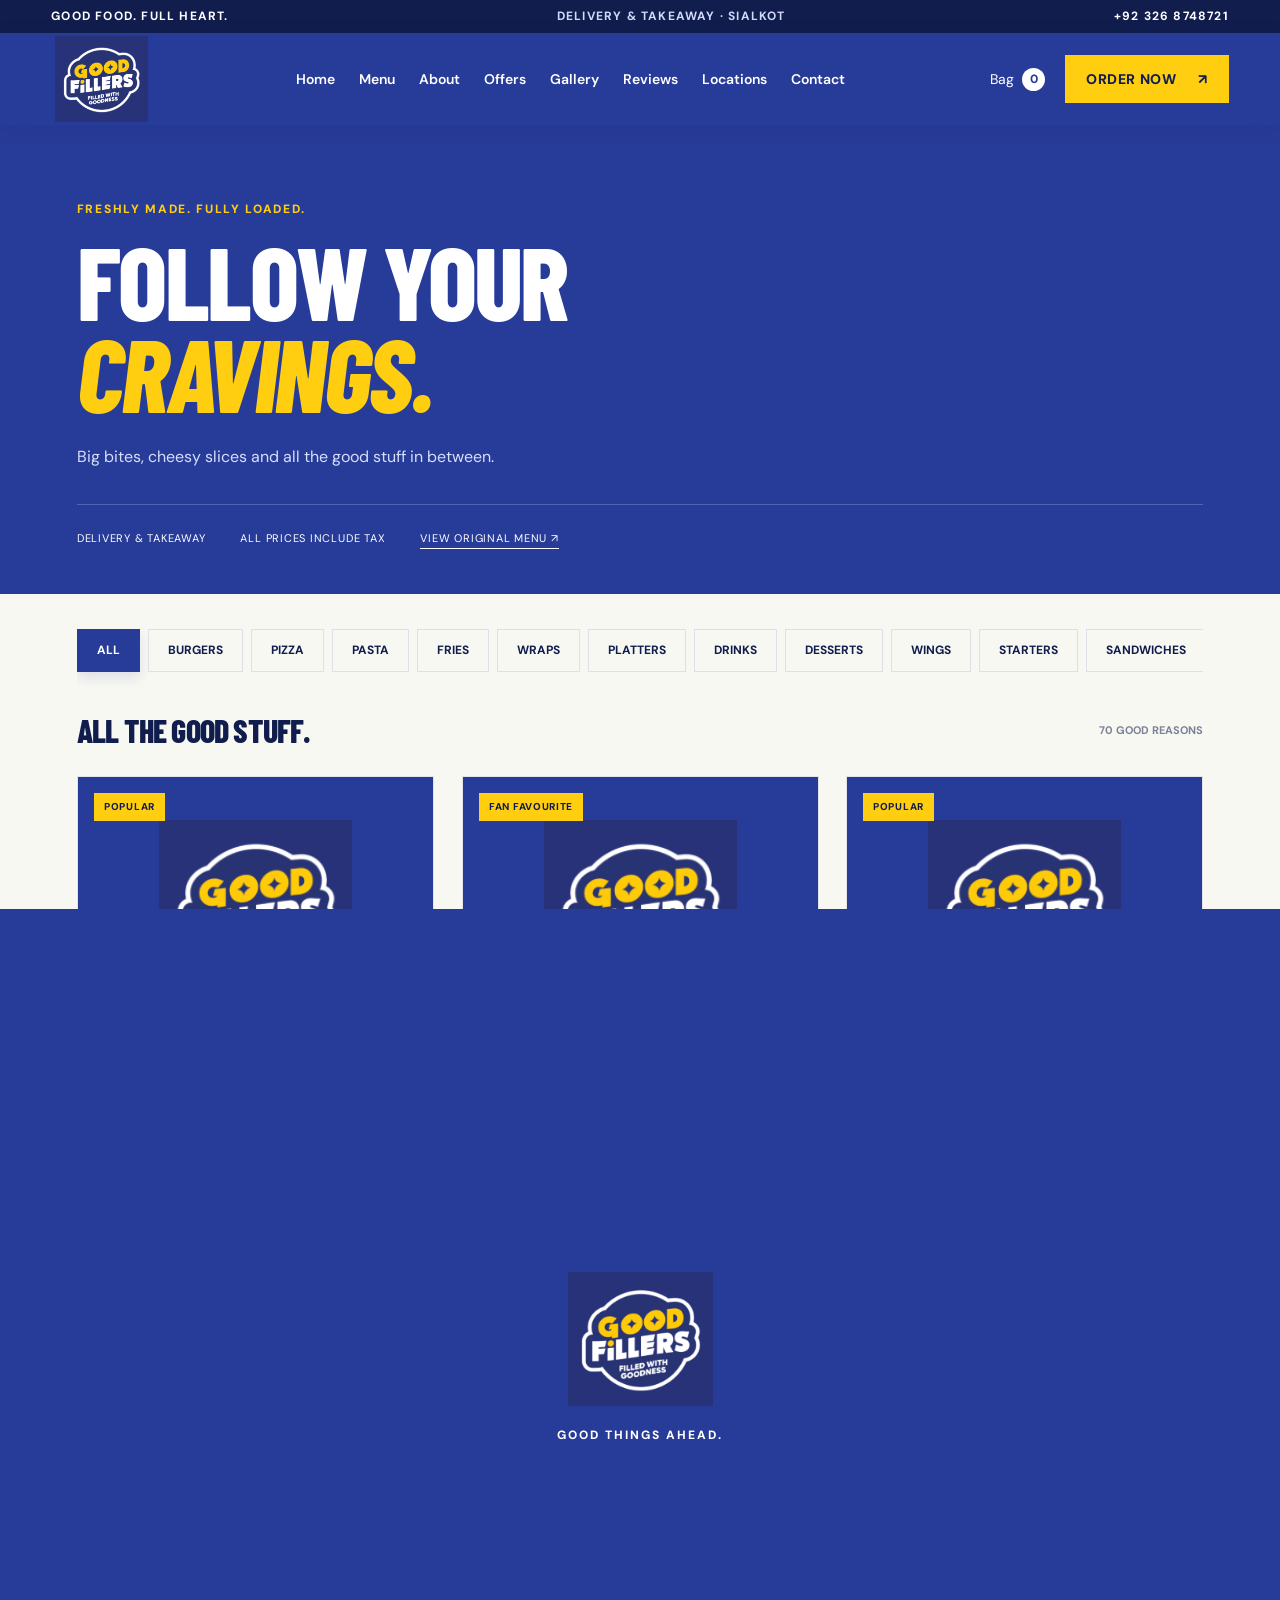
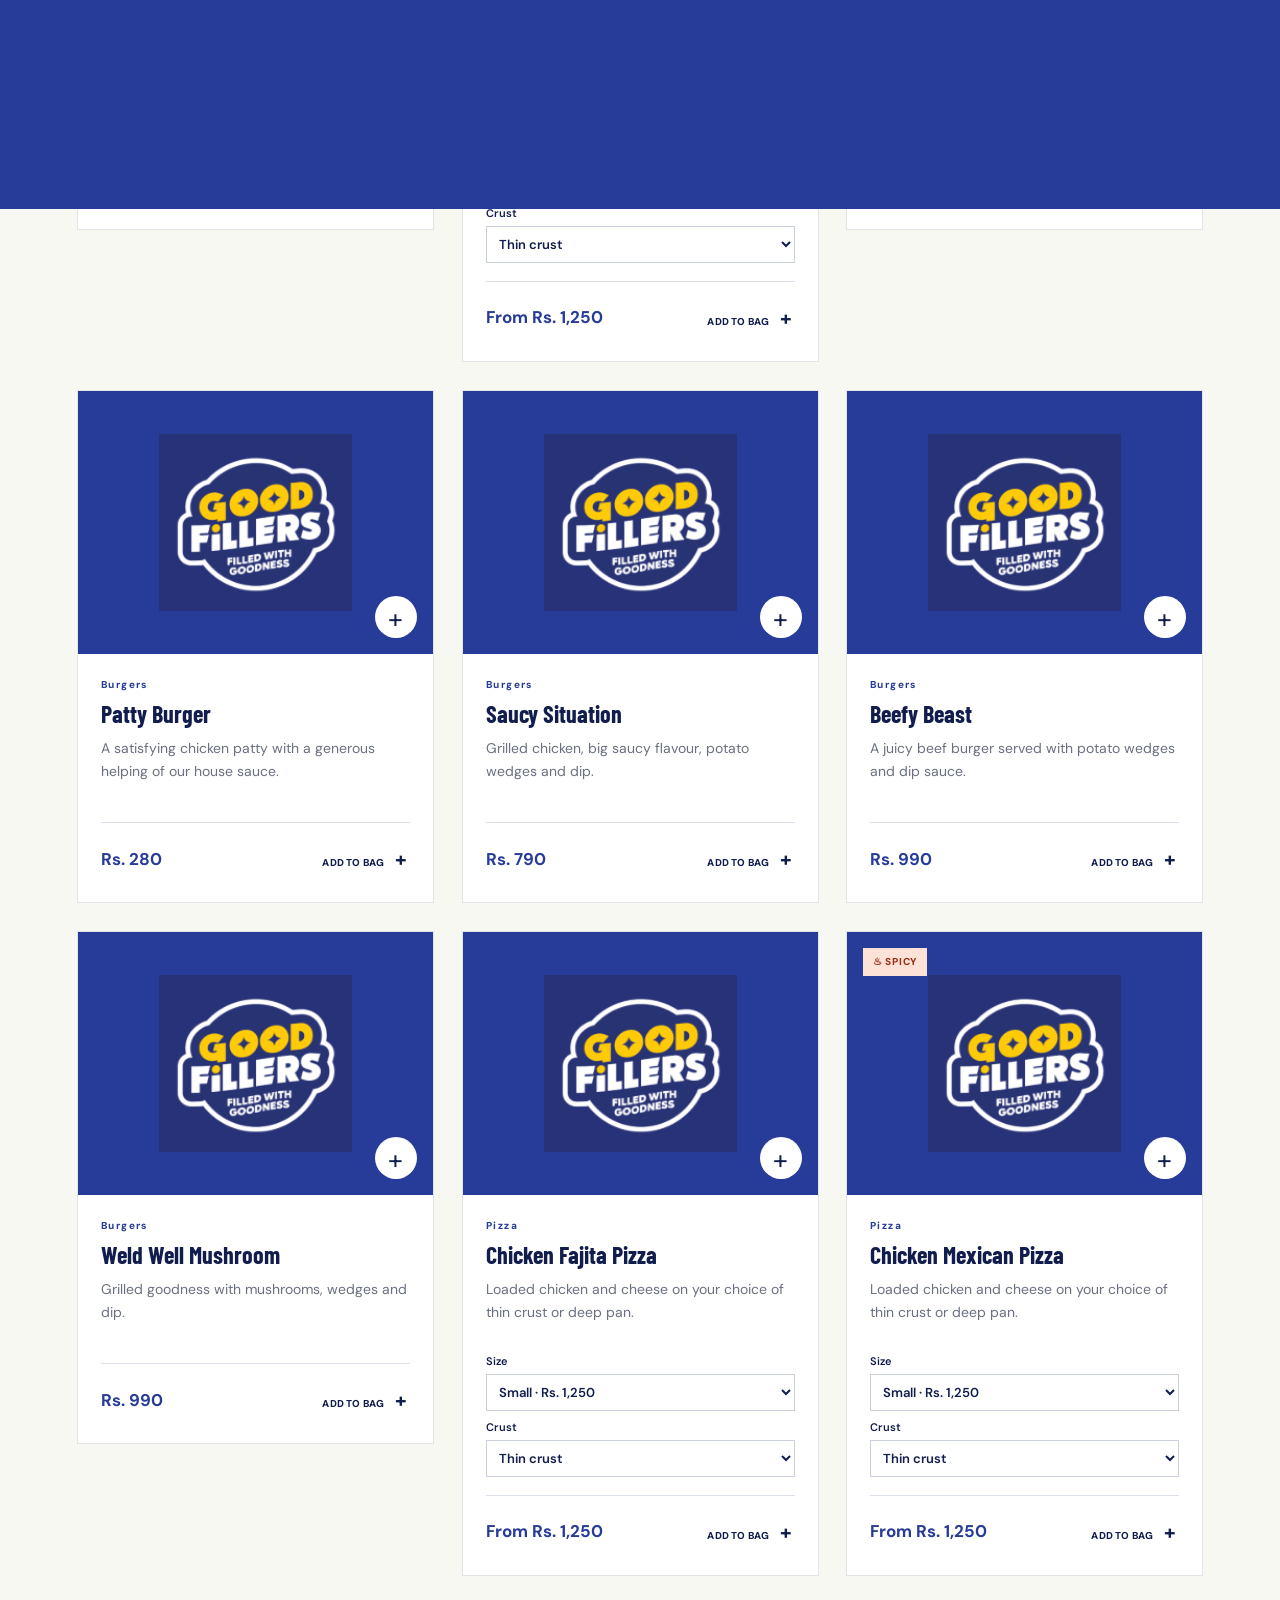
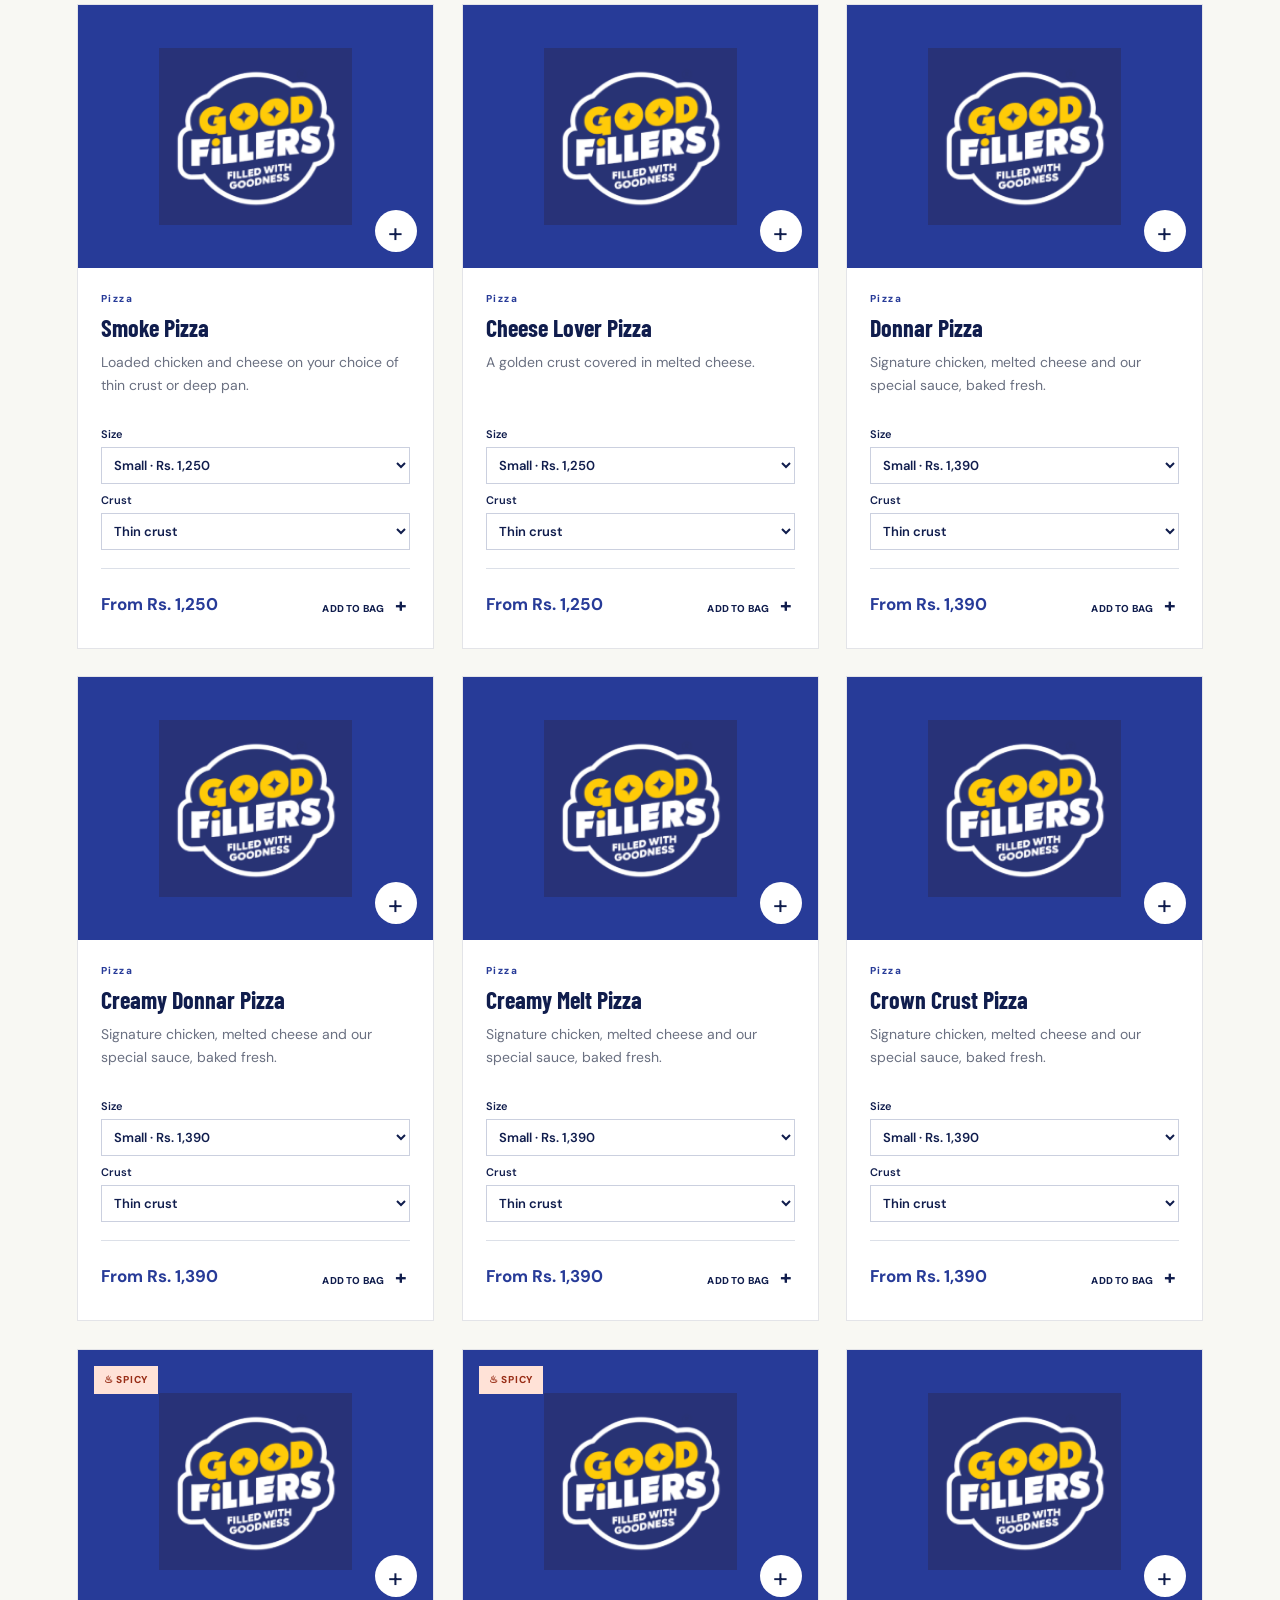
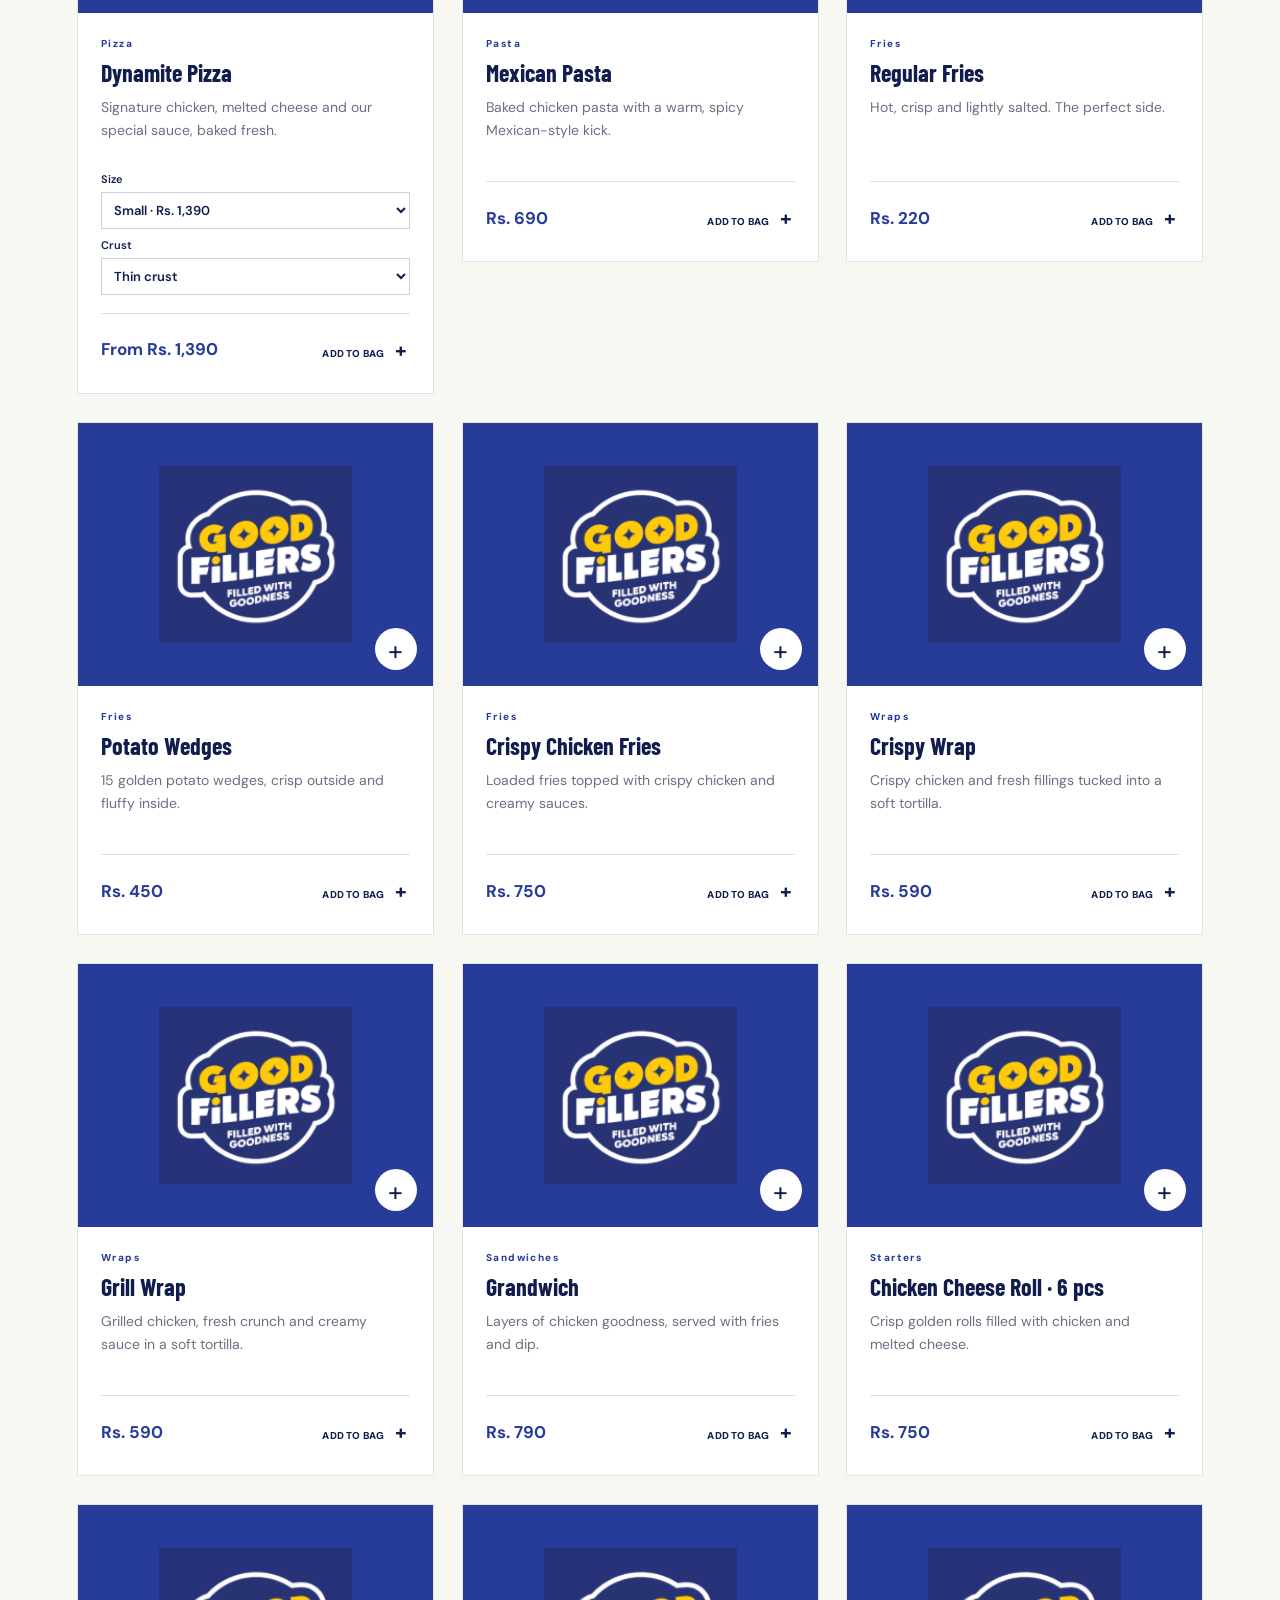
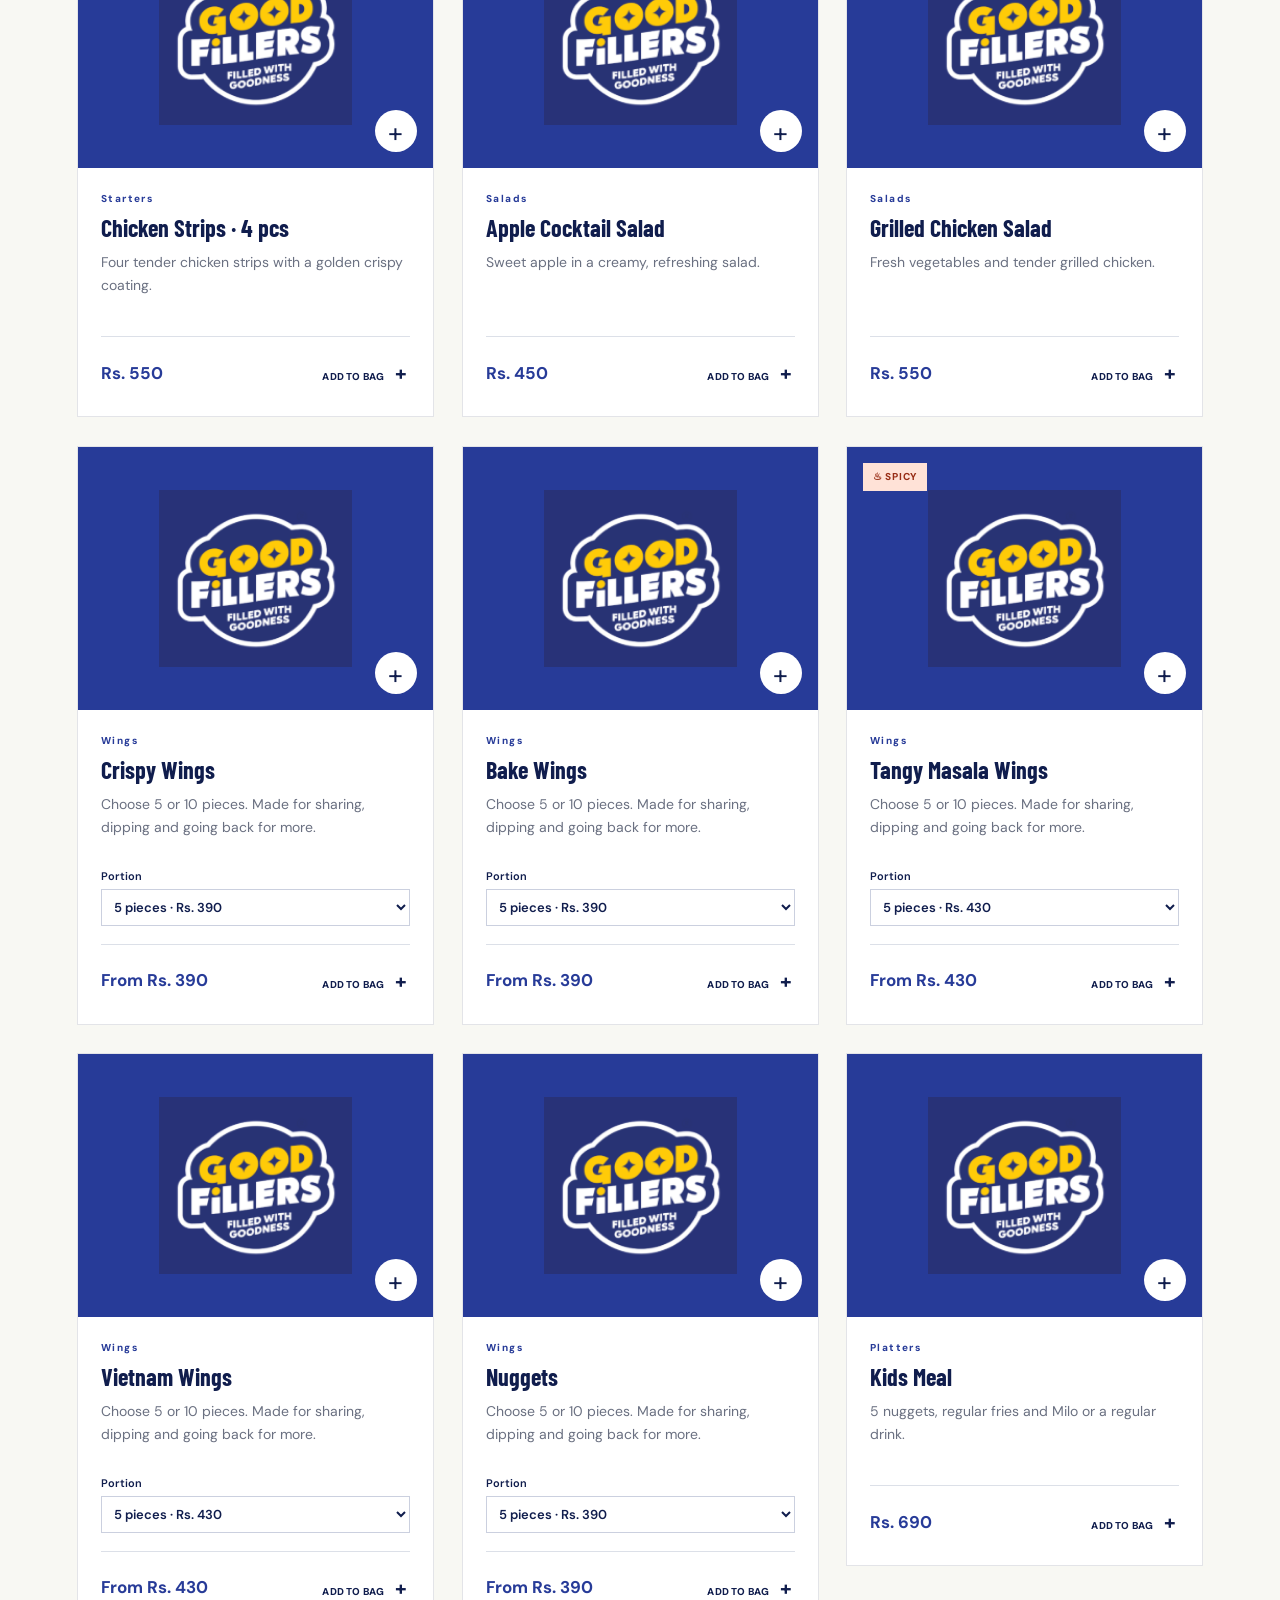
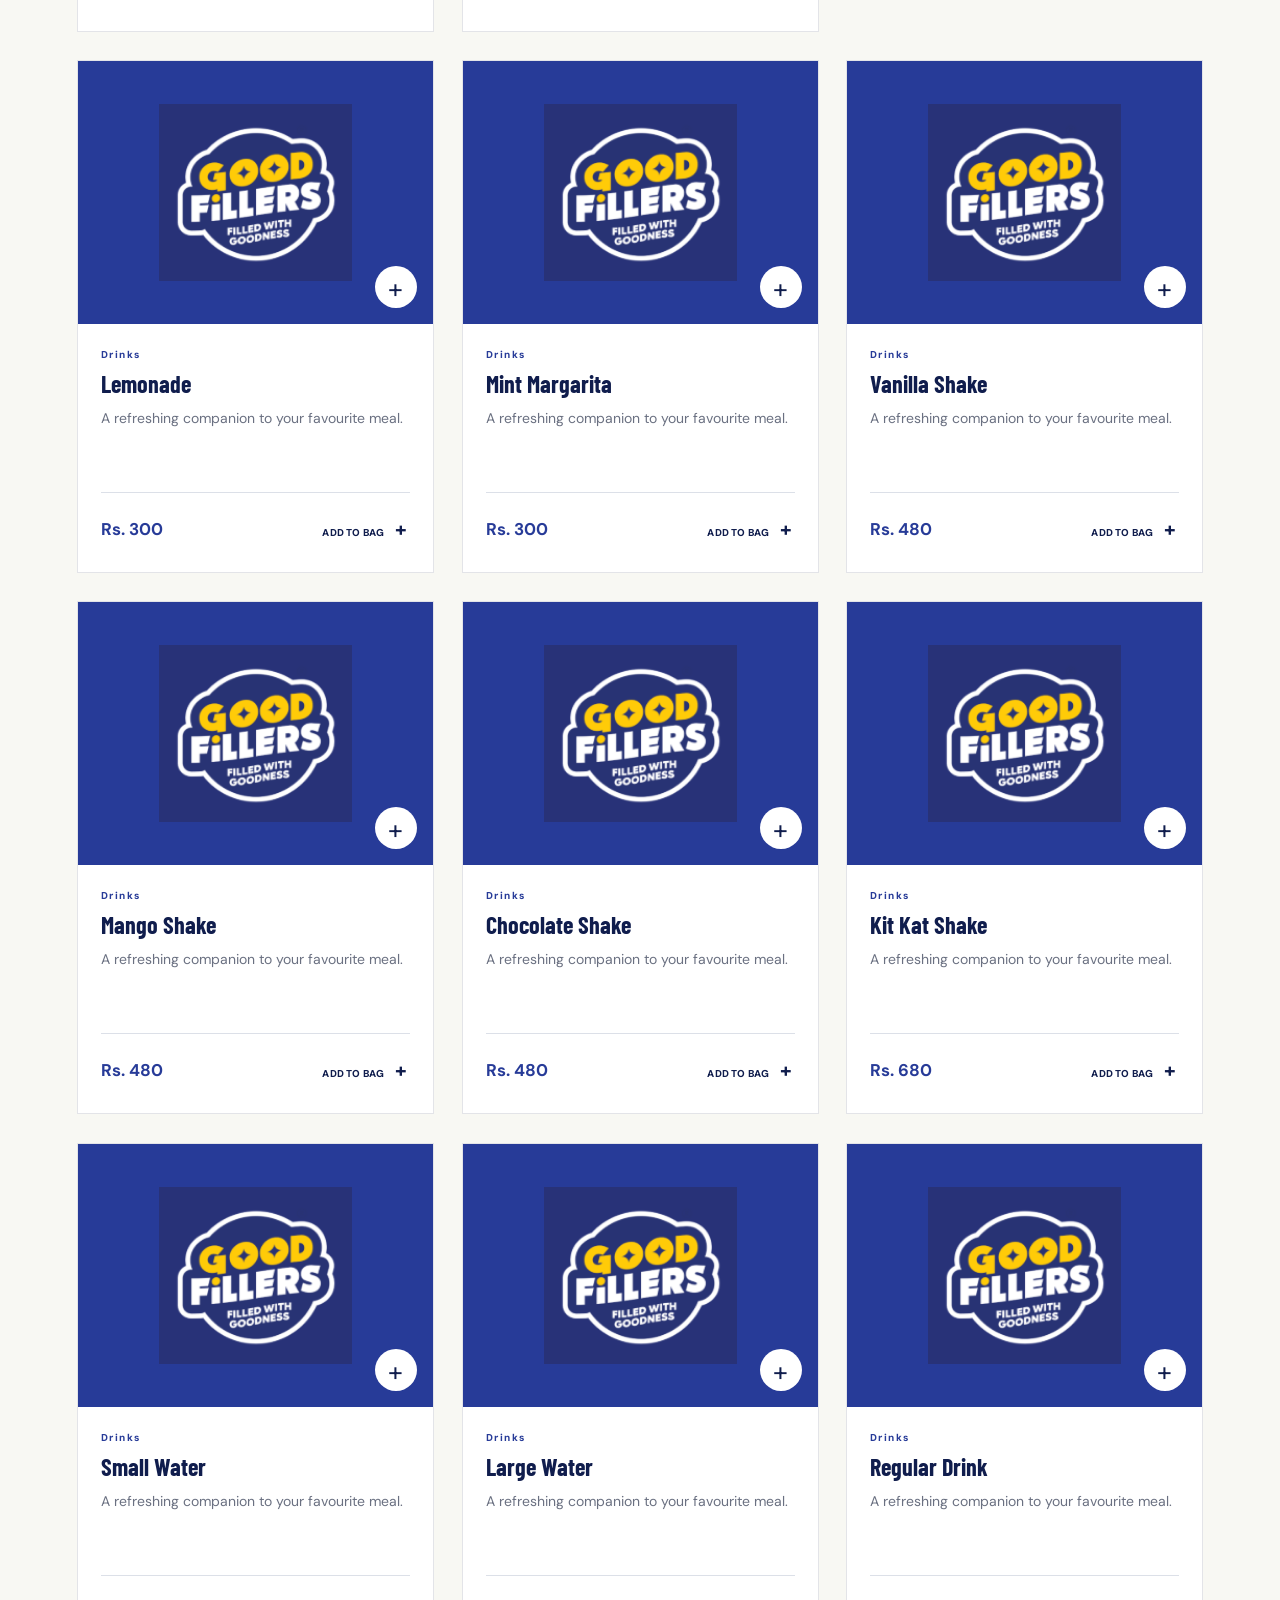
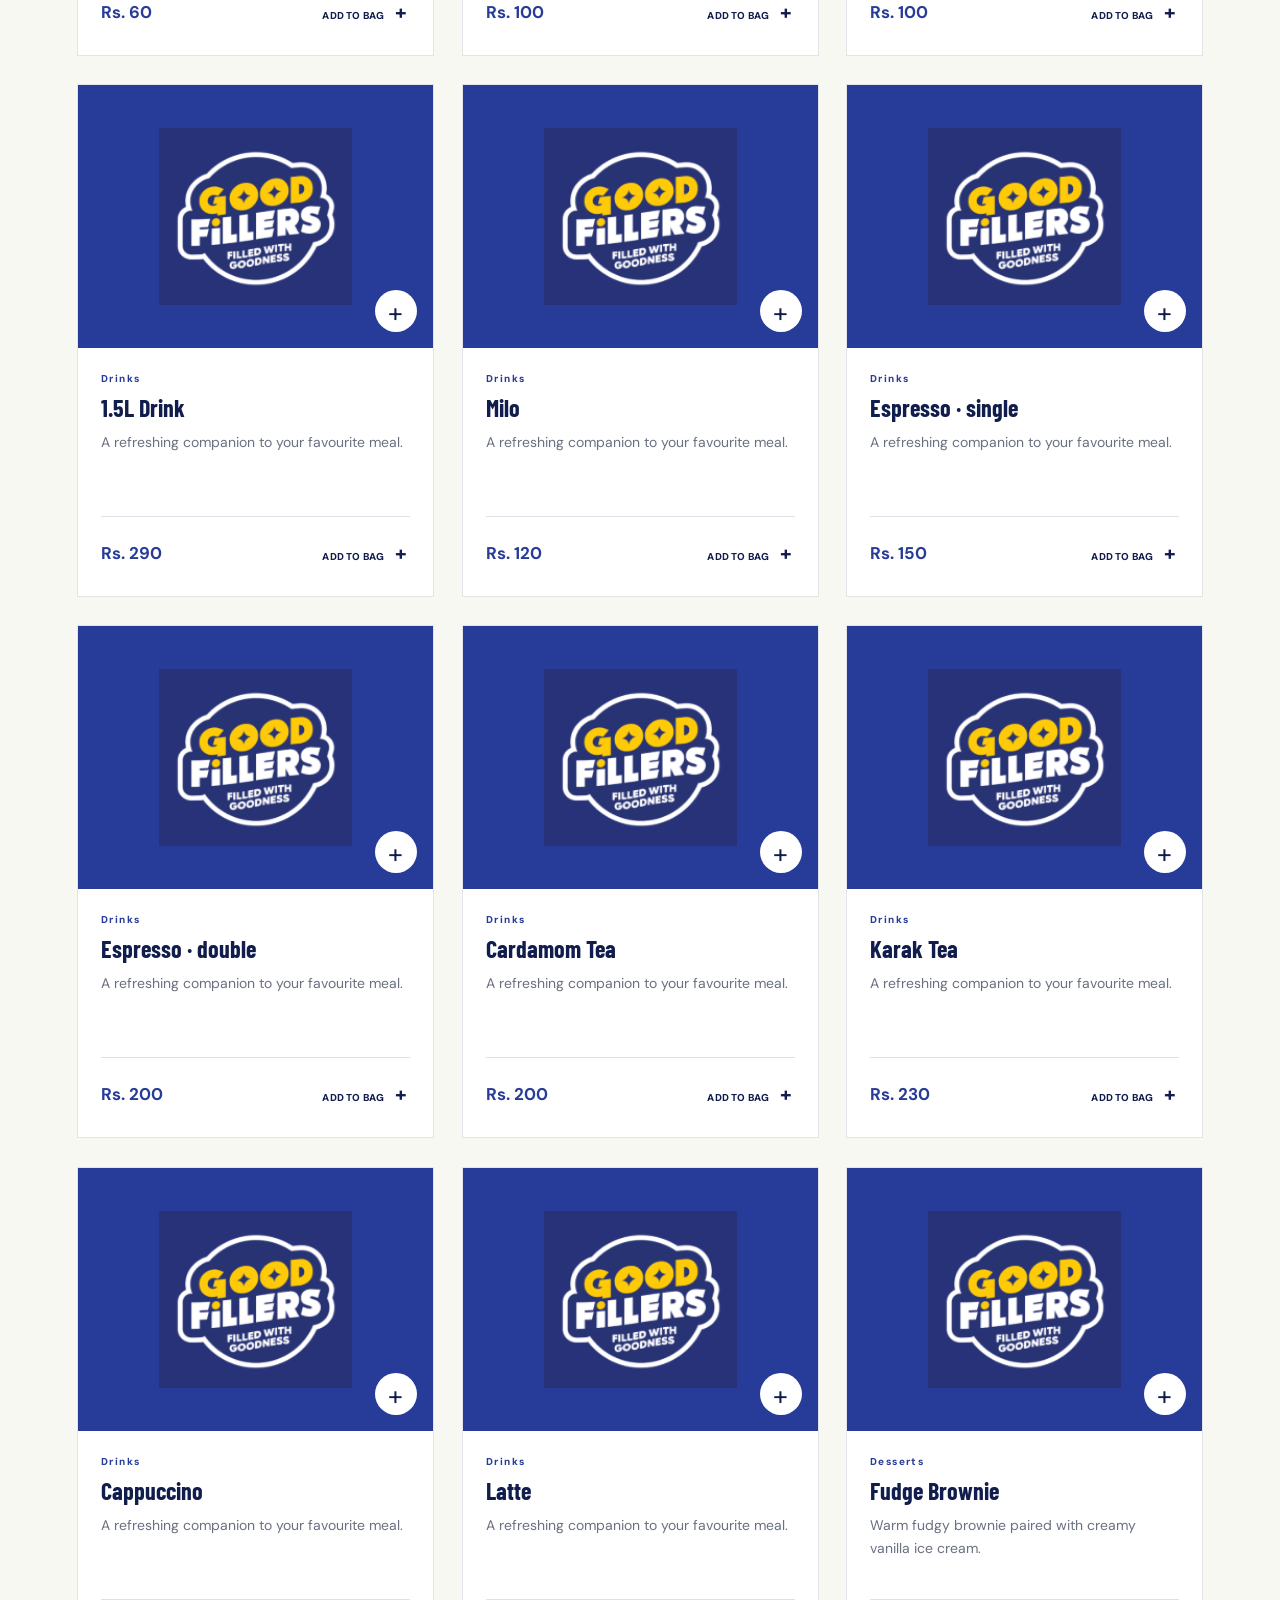
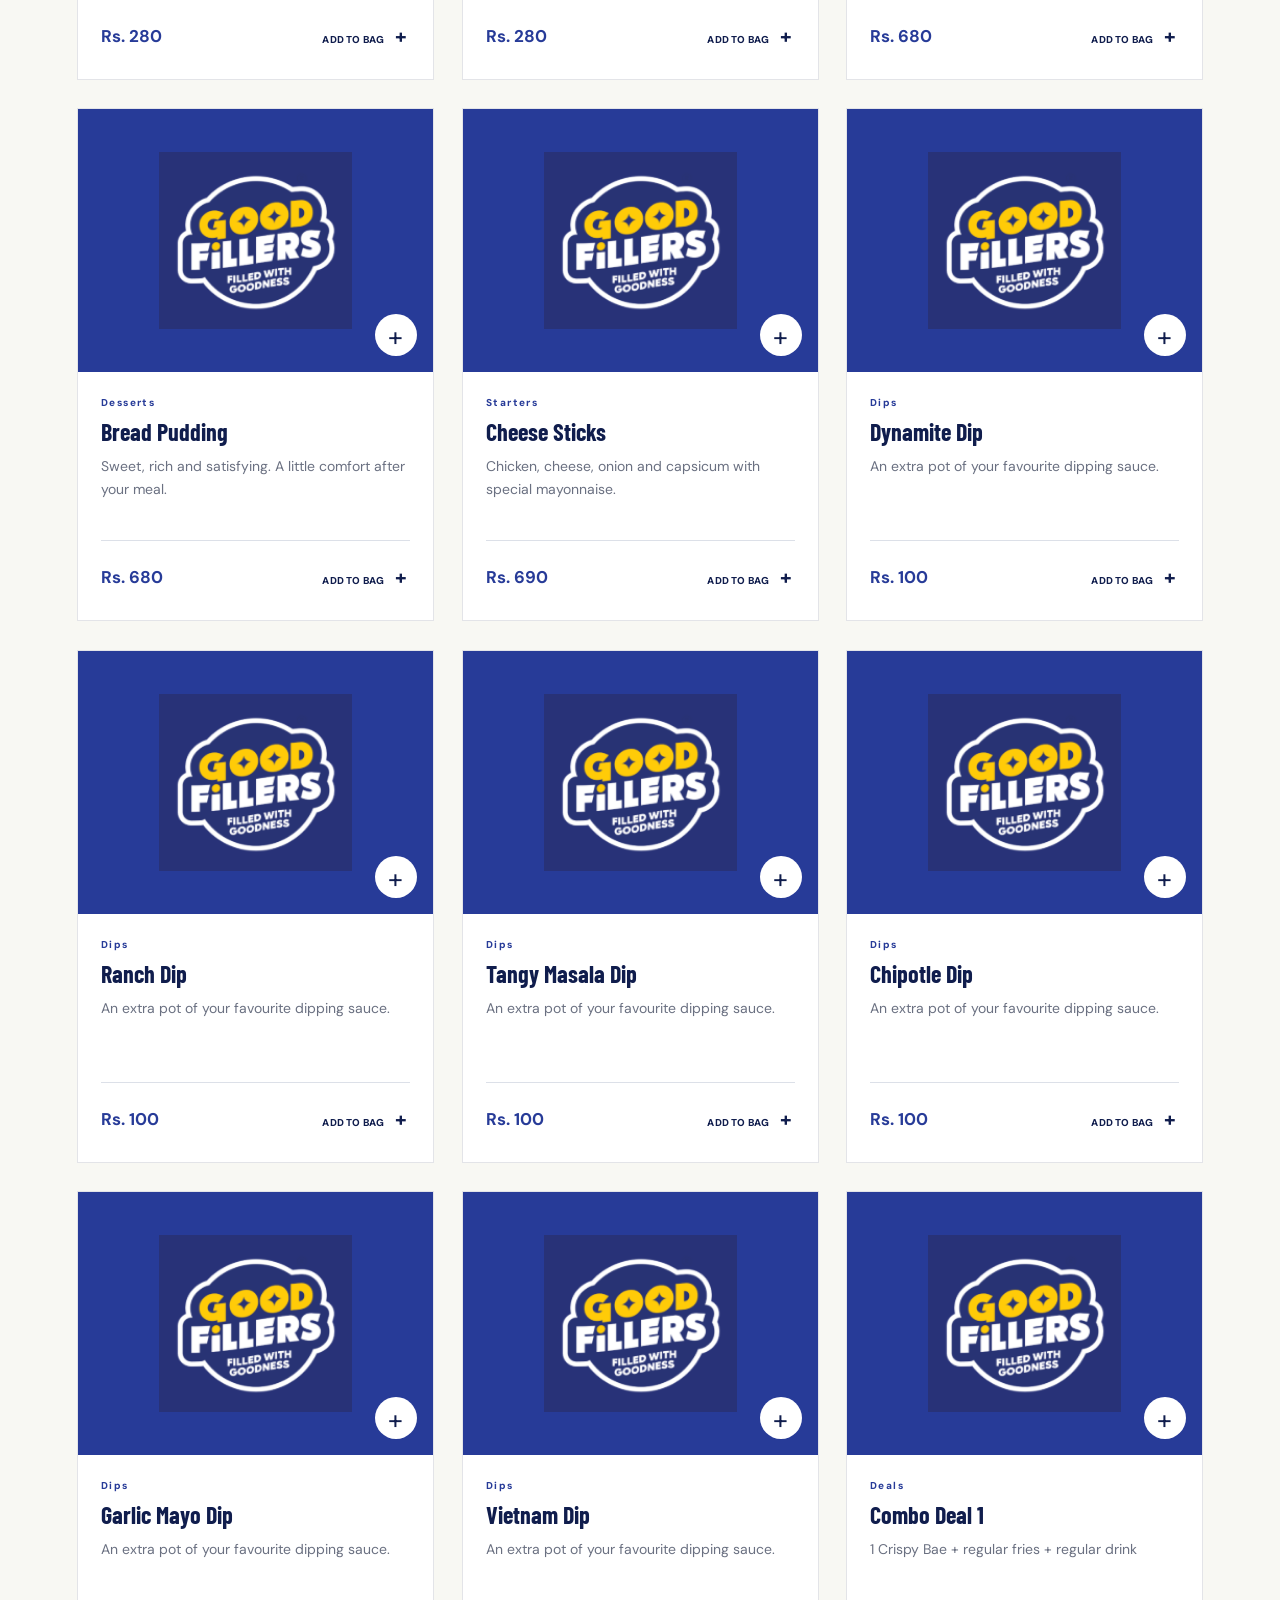
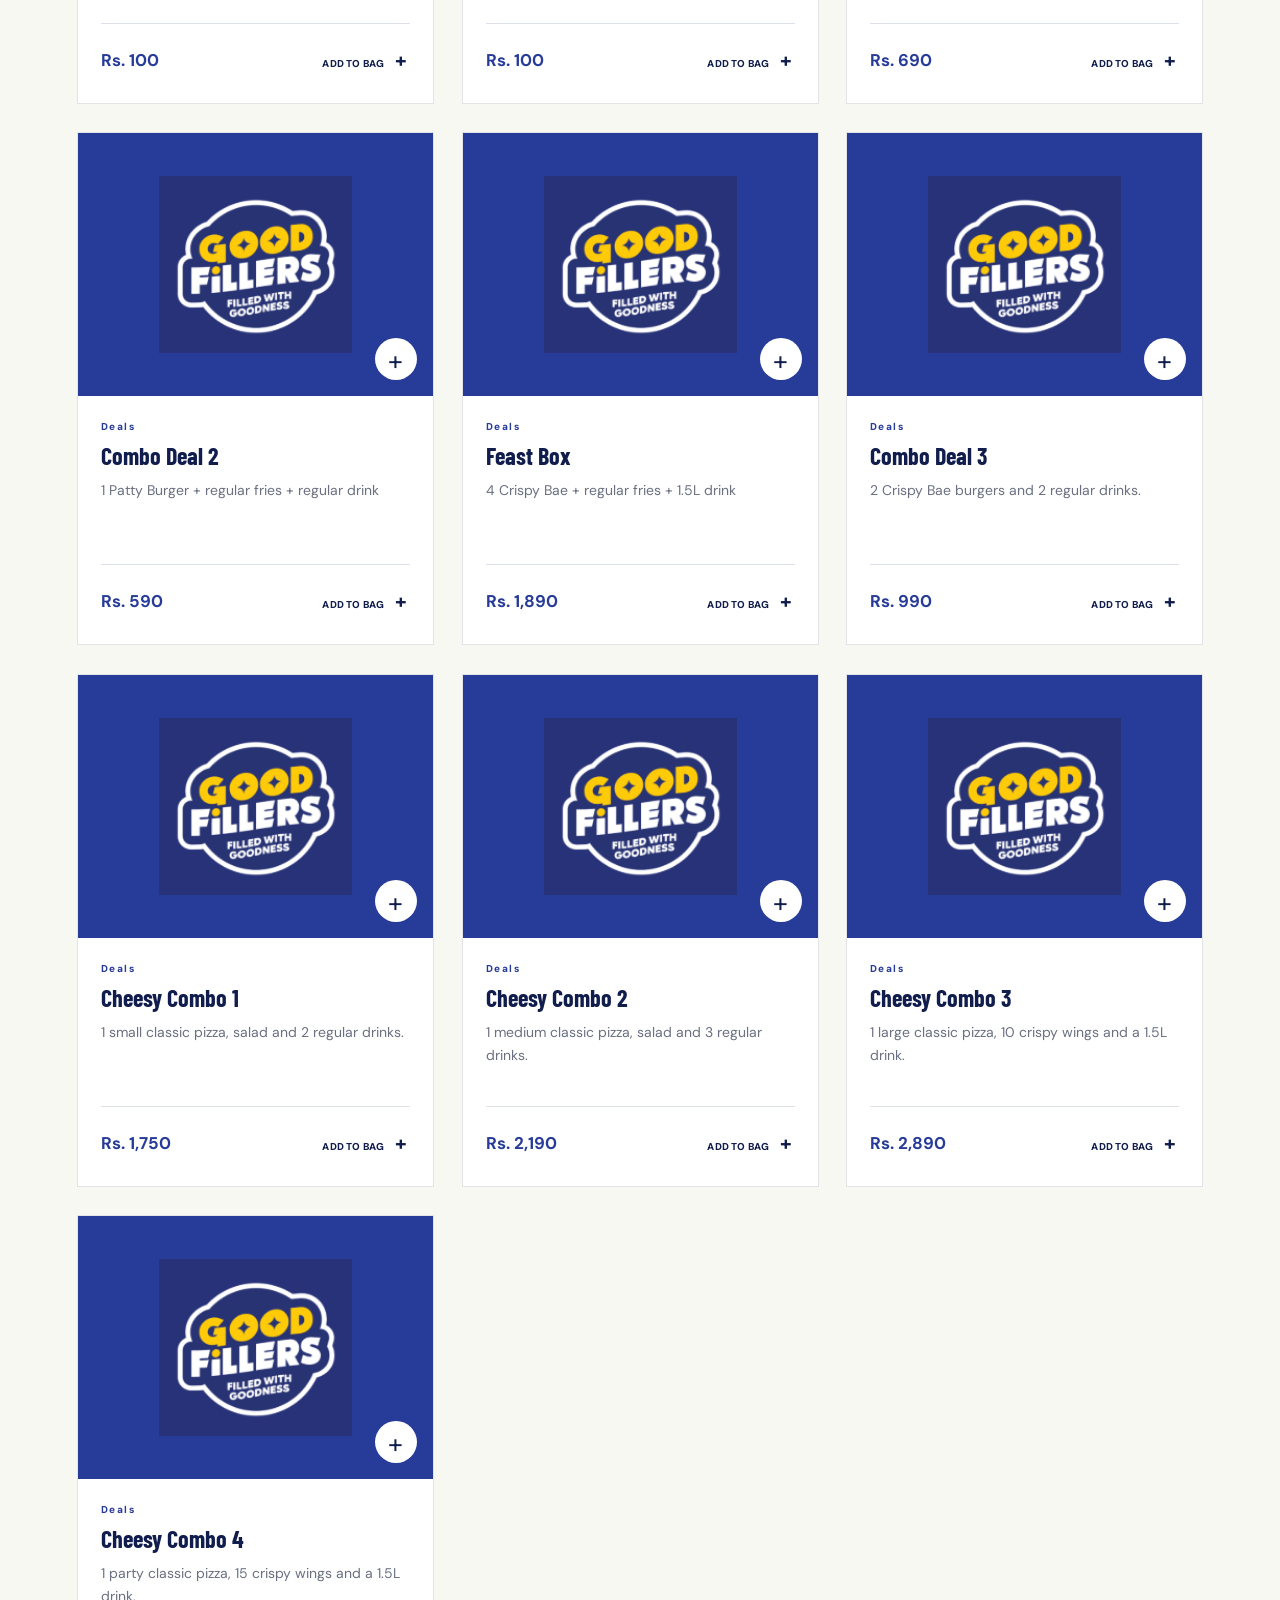
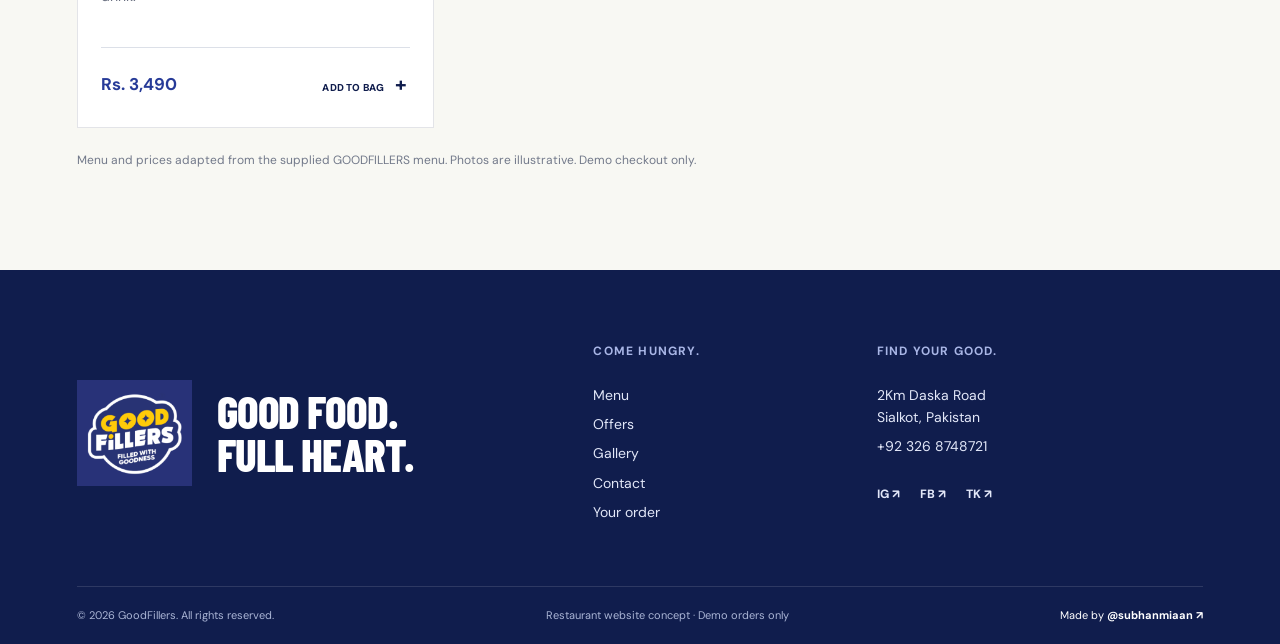
<file: menu/index.html>
<!doctype html><html lang="en"><head><meta charset="UTF-8"><meta name="viewport" content="width=device-width,initial-scale=1"><meta name="theme-color" content="#243790"><title>Menu & Online Ordering | GOODFILLERS Sialkot</title><meta name="description" content="Explore burgers, pizza, pasta, wraps, wings, drinks and desserts. Choose delivery or takeaway and try the GOODFILLERS demo checkout."><meta property="og:title" content="Menu & Online Ordering | GOODFILLERS Sialkot"><meta property="og:description" content="Explore burgers, pizza, pasta, wraps, wings, drinks and desserts. Choose delivery or takeaway and try the GOODFILLERS demo checkout."><meta property="og:type" content="website"><meta property="og:image" content="/assets/logo.png"><link rel="icon" href="/assets/logo.png"><link rel="preconnect" href="https://fonts.googleapis.com"><link rel="preconnect" href="https://fonts.gstatic.com" crossorigin><link rel="preconnect" href="https://images.unsplash.com"><link rel="stylesheet" href="/style.css"><script src="/app.js" defer></script></head><body><a class="skip" href="#main">Skip to content</a><div class="topline">GOOD FOOD. FULL HEART. <span>DELIVERY & TAKEAWAY · SIALKOT</span><a href="tel:+923268748721">+92 326 8748721</a></div><header><a class="brand" href="/" aria-label="GOODFILLERS home"><img src="/assets/logo.png" alt="GoodFillers — Filled with goodness"></a><nav aria-label="Main navigation"><a href="/">Home</a><a href="/menu/">Menu</a><a href="/about/">About</a><a href="/offers/">Offers</a><a href="/gallery/">Gallery</a><a href="/reviews/">Reviews</a><a href="/locations/">Locations</a><a href="/contact/">Contact</a></nav><div class="head-actions"><button class="bag" data-cart aria-label="Open cart">Bag <span id="cart-count">0</span></button><a class="button small" href="/menu/">ORDER NOW <span>↗</span></a><button class="hamburger" aria-label="Open navigation" aria-expanded="false">☰</button></div></header><div class="mobile-nav" inert><button class="mobile-close" aria-label="Close navigation">✕</button><img src="/assets/logo.png" alt="GoodFillers"><a href="/">Home</a><a href="/menu/">Menu</a><a href="/about/">About</a><a href="/offers/">Offers</a><a href="/gallery/">Gallery</a><a href="/reviews/">Reviews</a><a href="/locations/">Locations</a><a href="/contact/">Contact</a><a class="button" href="/menu/">ORDER NOW ↗</a></div><main id="main"><noscript><p style="padding:20px 6%;background:#ffce10">Enable JavaScript to use menu filters, the shopping bag and demo checkout. You can still browse our pages and call +92 326 8748721.</p></noscript><section class="menu-intro"><span class="eyebrow">FRESHLY MADE. FULLY LOADED.</span><h1>FOLLOW YOUR<br><em>CRAVINGS.</em></h1><p>Big bites, cheesy slices and all the good stuff in between.</p><div class="menu-notes"><span>DELIVERY & TAKEAWAY</span><span>ALL PRICES INCLUDE TAX</span><a href="/assets/printed-menu.jpg" target="_blank">VIEW ORIGINAL MENU ↗</a></div></section><section class="section menu-section"><div class="category-tabs" aria-label="Filter menu"><button data-category="All" aria-pressed="true">All</button><button data-category="Burgers" aria-pressed="false">Burgers</button><button data-category="Pizza" aria-pressed="false">Pizza</button><button data-category="Pasta" aria-pressed="false">Pasta</button><button data-category="Fries" aria-pressed="false">Fries</button><button data-category="Wraps" aria-pressed="false">Wraps</button><button data-category="Platters" aria-pressed="false">Platters</button><button data-category="Drinks" aria-pressed="false">Drinks</button><button data-category="Desserts" aria-pressed="false">Desserts</button><button data-category="Wings" aria-pressed="false">Wings</button><button data-category="Starters" aria-pressed="false">Starters</button><button data-category="Sandwiches" aria-pressed="false">Sandwiches</button><button data-category="Salads" aria-pressed="false">Salads</button><button data-category="Dips" aria-pressed="false">Dips</button><button data-category="Deals" aria-pressed="false">Deals</button></div><div class="menu-result-heading"><h2 id="category-heading">ALL THE GOOD STUFF.</h2><span id="item-count"></span></div><div class="food-grid" id="menu-grid"><article class="food-card reveal"><div class="food-image"><img class="" src="https://images.unsplash.com/photo-1551782450-a2132b4ba21d?auto=format&fit=crop&w=800&q=85" alt="Double Dare" loading="lazy" decoding="async"><span class="food-badge ">POPULAR</span><button class="image-add" data-add="0" aria-label="Add Double Dare to bag">+</button></div><div class="food-info"><span class="eyebrow">Burgers</span><h3>Double Dare</h3><p>Double the bite. Juicy grilled chicken, melted cheese, potato wedges and dip.</p><div class="food-bottom"><strong>Rs. 790</strong><button data-add="0" aria-label="Add Double Dare">ADD TO BAG <span>+</span></button></div></div></article><article class="food-card reveal"><div class="food-image"><img class="" src="https://images.unsplash.com/photo-1572802419224-296b0aeee0d9?auto=format&fit=crop&w=800&q=85" alt="Crispy Bae" loading="lazy" decoding="async"><span class="food-badge ">FAN FAVOURITE</span><button class="image-add" data-add="1" aria-label="Add Crispy Bae to bag">+</button></div><div class="food-info"><span class="eyebrow">Burgers</span><h3>Crispy Bae</h3><p>Golden crunchy chicken, fresh lettuce and our creamy house sauce.</p><div class="food-bottom"><strong>Rs. 400</strong><button data-add="1" aria-label="Add Crispy Bae">ADD TO BAG <span>+</span></button></div></div></article><article class="food-card reveal"><div class="food-image"><img class="" src="https://images.unsplash.com/photo-1484009902830-a314db11070c?auto=format&fit=crop&w=800&q=85" alt="Rainbow Fries" loading="lazy" decoding="async"><span class="food-badge ">POPULAR</span><button class="image-add" data-add="2" aria-label="Add Rainbow Fries to bag">+</button></div><div class="food-info"><span class="eyebrow">Fries</span><h3>Rainbow Fries</h3><p>Golden fries loaded with a colourful mix of signature sauces.</p><div class="food-bottom"><strong>Rs. 490</strong><button data-add="2" aria-label="Add Rainbow Fries">ADD TO BAG <span>+</span></button></div></div></article><article class="food-card reveal"><div class="food-image"><img class="" src="https://images.unsplash.com/photo-1612874742237-6526221588e3?auto=format&fit=crop&w=800&q=85" alt="Alfredo Pasta" loading="lazy" decoding="async"><button class="image-add" data-add="3" aria-label="Add Alfredo Pasta to bag">+</button></div><div class="food-info"><span class="eyebrow">Pasta</span><h3>Alfredo Pasta</h3><p>Oven-baked comfort with tender chicken and a rich, creamy Alfredo sauce.</p><div class="food-bottom"><strong>Rs. 690</strong><button data-add="3" aria-label="Add Alfredo Pasta">ADD TO BAG <span>+</span></button></div></div></article><article class="food-card reveal"><div class="food-image"><img class="" src="https://images.unsplash.com/photo-1513104890138-7c749659a591?auto=format&fit=crop&w=800&q=85" alt="Chicken Tikka Pizza" loading="lazy" decoding="async"><span class="food-badge ">POPULAR</span><button class="image-add" data-add="4" aria-label="Add Chicken Tikka Pizza to bag">+</button></div><div class="food-info"><span class="eyebrow">Pizza</span><h3>Chicken Tikka Pizza</h3><p>Chicken, cheese, onion, capsicum and jalapeño. Your classic craving.</p><label class="variant-label">Size<select data-variant="4" aria-label="Chicken Tikka Pizza size"><option value="Small">Small · Rs. 1,250</option><option value="Medium">Medium · Rs. 1,550</option><option value="Large">Large · Rs. 2,090</option><option value="Party">Party · Rs. 2,590</option></select></label><label class="variant-label">Crust<select data-crust="4" aria-label="Chicken Tikka Pizza crust"><option>Thin crust</option><option>Deep pan</option></select></label><div class="food-bottom"><strong>From Rs. 1,250</strong><button data-add="4" aria-label="Add Chicken Tikka Pizza">ADD TO BAG <span>+</span></button></div></div></article><article class="food-card reveal"><div class="food-image"><img class="" src="https://images.unsplash.com/photo-1551782450-a2132b4ba21d?auto=format&fit=crop&w=800&q=85" alt="Feast Box" loading="lazy" decoding="async"><span class="food-badge ">TO SHARE</span><button class="image-add" data-add="5" aria-label="Add Feast Box to bag">+</button></div><div class="food-info"><span class="eyebrow">Platters</span><h3>Feast Box</h3><p>4 Crispy Bae burgers, regular fries and a 1.5L drink. Bring the whole crew.</p><div class="food-bottom"><strong>Rs. 1,890</strong><button data-add="5" aria-label="Add Feast Box">ADD TO BAG <span>+</span></button></div></div></article><article class="food-card reveal"><div class="food-image"><img class="" src="https://images.unsplash.com/photo-1551782450-a2132b4ba21d?auto=format&fit=crop&w=800&q=85" alt="Patty Burger" loading="lazy" decoding="async"><button class="image-add" data-add="6" aria-label="Add Patty Burger to bag">+</button></div><div class="food-info"><span class="eyebrow">Burgers</span><h3>Patty Burger</h3><p>A satisfying chicken patty with a generous helping of our house sauce.</p><div class="food-bottom"><strong>Rs. 280</strong><button data-add="6" aria-label="Add Patty Burger">ADD TO BAG <span>+</span></button></div></div></article><article class="food-card reveal"><div class="food-image"><img class="" src="https://images.unsplash.com/photo-1572802419224-296b0aeee0d9?auto=format&fit=crop&w=800&q=85" alt="Saucy Situation" loading="lazy" decoding="async"><button class="image-add" data-add="7" aria-label="Add Saucy Situation to bag">+</button></div><div class="food-info"><span class="eyebrow">Burgers</span><h3>Saucy Situation</h3><p>Grilled chicken, big saucy flavour, potato wedges and dip.</p><div class="food-bottom"><strong>Rs. 790</strong><button data-add="7" aria-label="Add Saucy Situation">ADD TO BAG <span>+</span></button></div></div></article><article class="food-card reveal"><div class="food-image"><img class="" src="https://images.unsplash.com/photo-1551782450-a2132b4ba21d?auto=format&fit=crop&w=800&q=85" alt="Beefy Beast" loading="lazy" decoding="async"><button class="image-add" data-add="8" aria-label="Add Beefy Beast to bag">+</button></div><div class="food-info"><span class="eyebrow">Burgers</span><h3>Beefy Beast</h3><p>A juicy beef burger served with potato wedges and dip sauce.</p><div class="food-bottom"><strong>Rs. 990</strong><button data-add="8" aria-label="Add Beefy Beast">ADD TO BAG <span>+</span></button></div></div></article><article class="food-card reveal"><div class="food-image"><img class="" src="https://images.unsplash.com/photo-1551782450-a2132b4ba21d?auto=format&fit=crop&w=800&q=85" alt="Weld Well Mushroom" loading="lazy" decoding="async"><button class="image-add" data-add="9" aria-label="Add Weld Well Mushroom to bag">+</button></div><div class="food-info"><span class="eyebrow">Burgers</span><h3>Weld Well Mushroom</h3><p>Grilled goodness with mushrooms, wedges and dip.</p><div class="food-bottom"><strong>Rs. 990</strong><button data-add="9" aria-label="Add Weld Well Mushroom">ADD TO BAG <span>+</span></button></div></div></article><article class="food-card reveal"><div class="food-image"><img class="" src="https://images.unsplash.com/photo-1513104890138-7c749659a591?auto=format&fit=crop&w=800&q=85" alt="Chicken Fajita Pizza" loading="lazy" decoding="async"><button class="image-add" data-add="10" aria-label="Add Chicken Fajita Pizza to bag">+</button></div><div class="food-info"><span class="eyebrow">Pizza</span><h3>Chicken Fajita Pizza</h3><p>Loaded chicken and cheese on your choice of thin crust or deep pan.</p><label class="variant-label">Size<select data-variant="10" aria-label="Chicken Fajita Pizza size"><option value="Small">Small · Rs. 1,250</option><option value="Medium">Medium · Rs. 1,550</option><option value="Large">Large · Rs. 2,090</option><option value="Party">Party · Rs. 2,590</option></select></label><label class="variant-label">Crust<select data-crust="10" aria-label="Chicken Fajita Pizza crust"><option>Thin crust</option><option>Deep pan</option></select></label><div class="food-bottom"><strong>From Rs. 1,250</strong><button data-add="10" aria-label="Add Chicken Fajita Pizza">ADD TO BAG <span>+</span></button></div></div></article><article class="food-card reveal"><div class="food-image"><img class="" src="https://images.unsplash.com/photo-1513104890138-7c749659a591?auto=format&fit=crop&w=800&q=85" alt="Chicken Mexican Pizza" loading="lazy" decoding="async"><span class="food-badge spicy">♨ SPICY</span><button class="image-add" data-add="11" aria-label="Add Chicken Mexican Pizza to bag">+</button></div><div class="food-info"><span class="eyebrow">Pizza</span><h3>Chicken Mexican Pizza</h3><p>Loaded chicken and cheese on your choice of thin crust or deep pan.</p><label class="variant-label">Size<select data-variant="11" aria-label="Chicken Mexican Pizza size"><option value="Small">Small · Rs. 1,250</option><option value="Medium">Medium · Rs. 1,550</option><option value="Large">Large · Rs. 2,090</option><option value="Party">Party · Rs. 2,590</option></select></label><label class="variant-label">Crust<select data-crust="11" aria-label="Chicken Mexican Pizza crust"><option>Thin crust</option><option>Deep pan</option></select></label><div class="food-bottom"><strong>From Rs. 1,250</strong><button data-add="11" aria-label="Add Chicken Mexican Pizza">ADD TO BAG <span>+</span></button></div></div></article><article class="food-card reveal"><div class="food-image"><img class="" src="https://images.unsplash.com/photo-1513104890138-7c749659a591?auto=format&fit=crop&w=800&q=85" alt="Smoke Pizza" loading="lazy" decoding="async"><button class="image-add" data-add="12" aria-label="Add Smoke Pizza to bag">+</button></div><div class="food-info"><span class="eyebrow">Pizza</span><h3>Smoke Pizza</h3><p>Loaded chicken and cheese on your choice of thin crust or deep pan.</p><label class="variant-label">Size<select data-variant="12" aria-label="Smoke Pizza size"><option value="Small">Small · Rs. 1,250</option><option value="Medium">Medium · Rs. 1,550</option><option value="Large">Large · Rs. 2,090</option><option value="Party">Party · Rs. 2,590</option></select></label><label class="variant-label">Crust<select data-crust="12" aria-label="Smoke Pizza crust"><option>Thin crust</option><option>Deep pan</option></select></label><div class="food-bottom"><strong>From Rs. 1,250</strong><button data-add="12" aria-label="Add Smoke Pizza">ADD TO BAG <span>+</span></button></div></div></article><article class="food-card reveal"><div class="food-image"><img class="" src="https://images.unsplash.com/photo-1513104890138-7c749659a591?auto=format&fit=crop&w=800&q=85" alt="Cheese Lover Pizza" loading="lazy" decoding="async"><button class="image-add" data-add="13" aria-label="Add Cheese Lover Pizza to bag">+</button></div><div class="food-info"><span class="eyebrow">Pizza</span><h3>Cheese Lover Pizza</h3><p>A golden crust covered in melted cheese.</p><label class="variant-label">Size<select data-variant="13" aria-label="Cheese Lover Pizza size"><option value="Small">Small · Rs. 1,250</option><option value="Medium">Medium · Rs. 1,550</option><option value="Large">Large · Rs. 2,090</option><option value="Party">Party · Rs. 2,590</option></select></label><label class="variant-label">Crust<select data-crust="13" aria-label="Cheese Lover Pizza crust"><option>Thin crust</option><option>Deep pan</option></select></label><div class="food-bottom"><strong>From Rs. 1,250</strong><button data-add="13" aria-label="Add Cheese Lover Pizza">ADD TO BAG <span>+</span></button></div></div></article><article class="food-card reveal"><div class="food-image"><img class="" src="https://images.unsplash.com/photo-1513104890138-7c749659a591?auto=format&fit=crop&w=800&q=85" alt="Donnar Pizza" loading="lazy" decoding="async"><button class="image-add" data-add="14" aria-label="Add Donnar Pizza to bag">+</button></div><div class="food-info"><span class="eyebrow">Pizza</span><h3>Donnar Pizza</h3><p>Signature chicken, melted cheese and our special sauce, baked fresh.</p><label class="variant-label">Size<select data-variant="14" aria-label="Donnar Pizza size"><option value="Small">Small · Rs. 1,390</option><option value="Medium">Medium · Rs. 1,750</option><option value="Large">Large · Rs. 2,490</option><option value="Party">Party · Rs. 2,850</option></select></label><label class="variant-label">Crust<select data-crust="14" aria-label="Donnar Pizza crust"><option>Thin crust</option><option>Deep pan</option></select></label><div class="food-bottom"><strong>From Rs. 1,390</strong><button data-add="14" aria-label="Add Donnar Pizza">ADD TO BAG <span>+</span></button></div></div></article><article class="food-card reveal"><div class="food-image"><img class="" src="https://images.unsplash.com/photo-1513104890138-7c749659a591?auto=format&fit=crop&w=800&q=85" alt="Creamy Donnar Pizza" loading="lazy" decoding="async"><button class="image-add" data-add="15" aria-label="Add Creamy Donnar Pizza to bag">+</button></div><div class="food-info"><span class="eyebrow">Pizza</span><h3>Creamy Donnar Pizza</h3><p>Signature chicken, melted cheese and our special sauce, baked fresh.</p><label class="variant-label">Size<select data-variant="15" aria-label="Creamy Donnar Pizza size"><option value="Small">Small · Rs. 1,390</option><option value="Medium">Medium · Rs. 1,750</option><option value="Large">Large · Rs. 2,490</option><option value="Party">Party · Rs. 2,850</option></select></label><label class="variant-label">Crust<select data-crust="15" aria-label="Creamy Donnar Pizza crust"><option>Thin crust</option><option>Deep pan</option></select></label><div class="food-bottom"><strong>From Rs. 1,390</strong><button data-add="15" aria-label="Add Creamy Donnar Pizza">ADD TO BAG <span>+</span></button></div></div></article><article class="food-card reveal"><div class="food-image"><img class="" src="https://images.unsplash.com/photo-1513104890138-7c749659a591?auto=format&fit=crop&w=800&q=85" alt="Creamy Melt Pizza" loading="lazy" decoding="async"><button class="image-add" data-add="16" aria-label="Add Creamy Melt Pizza to bag">+</button></div><div class="food-info"><span class="eyebrow">Pizza</span><h3>Creamy Melt Pizza</h3><p>Signature chicken, melted cheese and our special sauce, baked fresh.</p><label class="variant-label">Size<select data-variant="16" aria-label="Creamy Melt Pizza size"><option value="Small">Small · Rs. 1,390</option><option value="Medium">Medium · Rs. 1,750</option><option value="Large">Large · Rs. 2,490</option><option value="Party">Party · Rs. 2,850</option></select></label><label class="variant-label">Crust<select data-crust="16" aria-label="Creamy Melt Pizza crust"><option>Thin crust</option><option>Deep pan</option></select></label><div class="food-bottom"><strong>From Rs. 1,390</strong><button data-add="16" aria-label="Add Creamy Melt Pizza">ADD TO BAG <span>+</span></button></div></div></article><article class="food-card reveal"><div class="food-image"><img class="" src="https://images.unsplash.com/photo-1513104890138-7c749659a591?auto=format&fit=crop&w=800&q=85" alt="Crown Crust Pizza" loading="lazy" decoding="async"><button class="image-add" data-add="17" aria-label="Add Crown Crust Pizza to bag">+</button></div><div class="food-info"><span class="eyebrow">Pizza</span><h3>Crown Crust Pizza</h3><p>Signature chicken, melted cheese and our special sauce, baked fresh.</p><label class="variant-label">Size<select data-variant="17" aria-label="Crown Crust Pizza size"><option value="Small">Small · Rs. 1,390</option><option value="Medium">Medium · Rs. 1,750</option><option value="Large">Large · Rs. 2,490</option><option value="Party">Party · Rs. 2,850</option></select></label><label class="variant-label">Crust<select data-crust="17" aria-label="Crown Crust Pizza crust"><option>Thin crust</option><option>Deep pan</option></select></label><div class="food-bottom"><strong>From Rs. 1,390</strong><button data-add="17" aria-label="Add Crown Crust Pizza">ADD TO BAG <span>+</span></button></div></div></article><article class="food-card reveal"><div class="food-image"><img class="" src="https://images.unsplash.com/photo-1513104890138-7c749659a591?auto=format&fit=crop&w=800&q=85" alt="Dynamite Pizza" loading="lazy" decoding="async"><span class="food-badge spicy">♨ SPICY</span><button class="image-add" data-add="18" aria-label="Add Dynamite Pizza to bag">+</button></div><div class="food-info"><span class="eyebrow">Pizza</span><h3>Dynamite Pizza</h3><p>Signature chicken, melted cheese and our special sauce, baked fresh.</p><label class="variant-label">Size<select data-variant="18" aria-label="Dynamite Pizza size"><option value="Small">Small · Rs. 1,390</option><option value="Medium">Medium · Rs. 1,750</option><option value="Large">Large · Rs. 2,490</option><option value="Party">Party · Rs. 2,850</option></select></label><label class="variant-label">Crust<select data-crust="18" aria-label="Dynamite Pizza crust"><option>Thin crust</option><option>Deep pan</option></select></label><div class="food-bottom"><strong>From Rs. 1,390</strong><button data-add="18" aria-label="Add Dynamite Pizza">ADD TO BAG <span>+</span></button></div></div></article><article class="food-card reveal"><div class="food-image"><img class="" src="https://images.unsplash.com/photo-1612874742237-6526221588e3?auto=format&fit=crop&w=800&q=85" alt="Mexican Pasta" loading="lazy" decoding="async"><span class="food-badge spicy">♨ SPICY</span><button class="image-add" data-add="19" aria-label="Add Mexican Pasta to bag">+</button></div><div class="food-info"><span class="eyebrow">Pasta</span><h3>Mexican Pasta</h3><p>Baked chicken pasta with a warm, spicy Mexican-style kick.</p><div class="food-bottom"><strong>Rs. 690</strong><button data-add="19" aria-label="Add Mexican Pasta">ADD TO BAG <span>+</span></button></div></div></article><article class="food-card reveal"><div class="food-image"><img class="" src="https://images.unsplash.com/photo-1484009902830-a314db11070c?auto=format&fit=crop&w=800&q=85" alt="Regular Fries" loading="lazy" decoding="async"><button class="image-add" data-add="20" aria-label="Add Regular Fries to bag">+</button></div><div class="food-info"><span class="eyebrow">Fries</span><h3>Regular Fries</h3><p>Hot, crisp and lightly salted. The perfect side.</p><div class="food-bottom"><strong>Rs. 220</strong><button data-add="20" aria-label="Add Regular Fries">ADD TO BAG <span>+</span></button></div></div></article><article class="food-card reveal"><div class="food-image"><img class="" src="https://images.unsplash.com/photo-1484009902830-a314db11070c?auto=format&fit=crop&w=800&q=85" alt="Potato Wedges" loading="lazy" decoding="async"><button class="image-add" data-add="21" aria-label="Add Potato Wedges to bag">+</button></div><div class="food-info"><span class="eyebrow">Fries</span><h3>Potato Wedges</h3><p>15 golden potato wedges, crisp outside and fluffy inside.</p><div class="food-bottom"><strong>Rs. 450</strong><button data-add="21" aria-label="Add Potato Wedges">ADD TO BAG <span>+</span></button></div></div></article><article class="food-card reveal"><div class="food-image"><img class="" src="https://images.unsplash.com/photo-1484009902830-a314db11070c?auto=format&fit=crop&w=800&q=85" alt="Crispy Chicken Fries" loading="lazy" decoding="async"><button class="image-add" data-add="22" aria-label="Add Crispy Chicken Fries to bag">+</button></div><div class="food-info"><span class="eyebrow">Fries</span><h3>Crispy Chicken Fries</h3><p>Loaded fries topped with crispy chicken and creamy sauces.</p><div class="food-bottom"><strong>Rs. 750</strong><button data-add="22" aria-label="Add Crispy Chicken Fries">ADD TO BAG <span>+</span></button></div></div></article><article class="food-card reveal"><div class="food-image"><img class="" src="https://images.unsplash.com/photo-1529006557810-274b9b2fc783?auto=format&fit=crop&w=800&q=85" alt="Crispy Wrap" loading="lazy" decoding="async"><button class="image-add" data-add="23" aria-label="Add Crispy Wrap to bag">+</button></div><div class="food-info"><span class="eyebrow">Wraps</span><h3>Crispy Wrap</h3><p>Crispy chicken and fresh fillings tucked into a soft tortilla.</p><div class="food-bottom"><strong>Rs. 590</strong><button data-add="23" aria-label="Add Crispy Wrap">ADD TO BAG <span>+</span></button></div></div></article><article class="food-card reveal"><div class="food-image"><img class="" src="https://images.unsplash.com/photo-1529006557810-274b9b2fc783?auto=format&fit=crop&w=800&q=85" alt="Grill Wrap" loading="lazy" decoding="async"><button class="image-add" data-add="24" aria-label="Add Grill Wrap to bag">+</button></div><div class="food-info"><span class="eyebrow">Wraps</span><h3>Grill Wrap</h3><p>Grilled chicken, fresh crunch and creamy sauce in a soft tortilla.</p><div class="food-bottom"><strong>Rs. 590</strong><button data-add="24" aria-label="Add Grill Wrap">ADD TO BAG <span>+</span></button></div></div></article><article class="food-card reveal"><div class="food-image"><img class="" src="https://images.unsplash.com/photo-1572802419224-296b0aeee0d9?auto=format&fit=crop&w=800&q=85" alt="Grandwich" loading="lazy" decoding="async"><button class="image-add" data-add="25" aria-label="Add Grandwich to bag">+</button></div><div class="food-info"><span class="eyebrow">Sandwiches</span><h3>Grandwich</h3><p>Layers of chicken goodness, served with fries and dip.</p><div class="food-bottom"><strong>Rs. 790</strong><button data-add="25" aria-label="Add Grandwich">ADD TO BAG <span>+</span></button></div></div></article><article class="food-card reveal"><div class="food-image"><img class="" src="https://images.unsplash.com/photo-1572802419224-296b0aeee0d9?auto=format&fit=crop&w=800&q=85" alt="Chicken Cheese Roll · 6 pcs" loading="lazy" decoding="async"><button class="image-add" data-add="26" aria-label="Add Chicken Cheese Roll · 6 pcs to bag">+</button></div><div class="food-info"><span class="eyebrow">Starters</span><h3>Chicken Cheese Roll · 6 pcs</h3><p>Crisp golden rolls filled with chicken and melted cheese.</p><div class="food-bottom"><strong>Rs. 750</strong><button data-add="26" aria-label="Add Chicken Cheese Roll · 6 pcs">ADD TO BAG <span>+</span></button></div></div></article><article class="food-card reveal"><div class="food-image"><img class="" src="https://images.unsplash.com/photo-1572802419224-296b0aeee0d9?auto=format&fit=crop&w=800&q=85" alt="Chicken Strips · 4 pcs" loading="lazy" decoding="async"><button class="image-add" data-add="27" aria-label="Add Chicken Strips · 4 pcs to bag">+</button></div><div class="food-info"><span class="eyebrow">Starters</span><h3>Chicken Strips · 4 pcs</h3><p>Four tender chicken strips with a golden crispy coating.</p><div class="food-bottom"><strong>Rs. 550</strong><button data-add="27" aria-label="Add Chicken Strips · 4 pcs">ADD TO BAG <span>+</span></button></div></div></article><article class="food-card reveal"><div class="food-image"><img class="" src="https://images.unsplash.com/photo-1607532941433-304659e8198a?auto=format&fit=crop&w=800&q=85" alt="Apple Cocktail Salad" loading="lazy" decoding="async"><button class="image-add" data-add="28" aria-label="Add Apple Cocktail Salad to bag">+</button></div><div class="food-info"><span class="eyebrow">Salads</span><h3>Apple Cocktail Salad</h3><p>Sweet apple in a creamy, refreshing salad.</p><div class="food-bottom"><strong>Rs. 450</strong><button data-add="28" aria-label="Add Apple Cocktail Salad">ADD TO BAG <span>+</span></button></div></div></article><article class="food-card reveal"><div class="food-image"><img class="" src="https://images.unsplash.com/photo-1607532941433-304659e8198a?auto=format&fit=crop&w=800&q=85" alt="Grilled Chicken Salad" loading="lazy" decoding="async"><button class="image-add" data-add="29" aria-label="Add Grilled Chicken Salad to bag">+</button></div><div class="food-info"><span class="eyebrow">Salads</span><h3>Grilled Chicken Salad</h3><p>Fresh vegetables and tender grilled chicken.</p><div class="food-bottom"><strong>Rs. 550</strong><button data-add="29" aria-label="Add Grilled Chicken Salad">ADD TO BAG <span>+</span></button></div></div></article><article class="food-card reveal"><div class="food-image"><img class="" src="https://images.unsplash.com/photo-1527477396000-64ca9c00173f?auto=format&fit=crop&w=800&q=85" alt="Crispy Wings" loading="lazy" decoding="async"><button class="image-add" data-add="30" aria-label="Add Crispy Wings to bag">+</button></div><div class="food-info"><span class="eyebrow">Wings</span><h3>Crispy Wings</h3><p>Choose 5 or 10 pieces. Made for sharing, dipping and going back for more.</p><label class="variant-label">Portion<select data-variant="30" aria-label="Crispy Wings size"><option value="5 pieces">5 pieces · Rs. 390</option><option value="10 pieces">10 pieces · Rs. 690</option></select></label><div class="food-bottom"><strong>From Rs. 390</strong><button data-add="30" aria-label="Add Crispy Wings">ADD TO BAG <span>+</span></button></div></div></article><article class="food-card reveal"><div class="food-image"><img class="" src="https://images.unsplash.com/photo-1527477396000-64ca9c00173f?auto=format&fit=crop&w=800&q=85" alt="Bake Wings" loading="lazy" decoding="async"><button class="image-add" data-add="31" aria-label="Add Bake Wings to bag">+</button></div><div class="food-info"><span class="eyebrow">Wings</span><h3>Bake Wings</h3><p>Choose 5 or 10 pieces. Made for sharing, dipping and going back for more.</p><label class="variant-label">Portion<select data-variant="31" aria-label="Bake Wings size"><option value="5 pieces">5 pieces · Rs. 390</option><option value="10 pieces">10 pieces · Rs. 690</option></select></label><div class="food-bottom"><strong>From Rs. 390</strong><button data-add="31" aria-label="Add Bake Wings">ADD TO BAG <span>+</span></button></div></div></article><article class="food-card reveal"><div class="food-image"><img class="" src="https://images.unsplash.com/photo-1527477396000-64ca9c00173f?auto=format&fit=crop&w=800&q=85" alt="Tangy Masala Wings" loading="lazy" decoding="async"><span class="food-badge spicy">♨ SPICY</span><button class="image-add" data-add="32" aria-label="Add Tangy Masala Wings to bag">+</button></div><div class="food-info"><span class="eyebrow">Wings</span><h3>Tangy Masala Wings</h3><p>Choose 5 or 10 pieces. Made for sharing, dipping and going back for more.</p><label class="variant-label">Portion<select data-variant="32" aria-label="Tangy Masala Wings size"><option value="5 pieces">5 pieces · Rs. 430</option><option value="10 pieces">10 pieces · Rs. 780</option></select></label><div class="food-bottom"><strong>From Rs. 430</strong><button data-add="32" aria-label="Add Tangy Masala Wings">ADD TO BAG <span>+</span></button></div></div></article><article class="food-card reveal"><div class="food-image"><img class="" src="https://images.unsplash.com/photo-1527477396000-64ca9c00173f?auto=format&fit=crop&w=800&q=85" alt="Vietnam Wings" loading="lazy" decoding="async"><button class="image-add" data-add="33" aria-label="Add Vietnam Wings to bag">+</button></div><div class="food-info"><span class="eyebrow">Wings</span><h3>Vietnam Wings</h3><p>Choose 5 or 10 pieces. Made for sharing, dipping and going back for more.</p><label class="variant-label">Portion<select data-variant="33" aria-label="Vietnam Wings size"><option value="5 pieces">5 pieces · Rs. 430</option><option value="10 pieces">10 pieces · Rs. 780</option></select></label><div class="food-bottom"><strong>From Rs. 430</strong><button data-add="33" aria-label="Add Vietnam Wings">ADD TO BAG <span>+</span></button></div></div></article><article class="food-card reveal"><div class="food-image"><img class="" src="https://images.unsplash.com/photo-1527477396000-64ca9c00173f?auto=format&fit=crop&w=800&q=85" alt="Nuggets" loading="lazy" decoding="async"><button class="image-add" data-add="34" aria-label="Add Nuggets to bag">+</button></div><div class="food-info"><span class="eyebrow">Wings</span><h3>Nuggets</h3><p>Choose 5 or 10 pieces. Made for sharing, dipping and going back for more.</p><label class="variant-label">Portion<select data-variant="34" aria-label="Nuggets size"><option value="5 pieces">5 pieces · Rs. 390</option><option value="10 pieces">10 pieces · Rs. 690</option></select></label><div class="food-bottom"><strong>From Rs. 390</strong><button data-add="34" aria-label="Add Nuggets">ADD TO BAG <span>+</span></button></div></div></article><article class="food-card reveal"><div class="food-image"><img class="" src="https://images.unsplash.com/photo-1572802419224-296b0aeee0d9?auto=format&fit=crop&w=800&q=85" alt="Kids Meal" loading="lazy" decoding="async"><button class="image-add" data-add="35" aria-label="Add Kids Meal to bag">+</button></div><div class="food-info"><span class="eyebrow">Platters</span><h3>Kids Meal</h3><p>5 nuggets, regular fries and Milo or a regular drink.</p><div class="food-bottom"><strong>Rs. 690</strong><button data-add="35" aria-label="Add Kids Meal">ADD TO BAG <span>+</span></button></div></div></article><article class="food-card reveal"><div class="food-image"><img class="" src="https://images.unsplash.com/photo-1572490122747-3968b75cc699?auto=format&fit=crop&w=800&q=85" alt="Lemonade" loading="lazy" decoding="async"><button class="image-add" data-add="36" aria-label="Add Lemonade to bag">+</button></div><div class="food-info"><span class="eyebrow">Drinks</span><h3>Lemonade</h3><p>A refreshing companion to your favourite meal.</p><div class="food-bottom"><strong>Rs. 300</strong><button data-add="36" aria-label="Add Lemonade">ADD TO BAG <span>+</span></button></div></div></article><article class="food-card reveal"><div class="food-image"><img class="" src="https://images.unsplash.com/photo-1572490122747-3968b75cc699?auto=format&fit=crop&w=800&q=85" alt="Mint Margarita" loading="lazy" decoding="async"><button class="image-add" data-add="37" aria-label="Add Mint Margarita to bag">+</button></div><div class="food-info"><span class="eyebrow">Drinks</span><h3>Mint Margarita</h3><p>A refreshing companion to your favourite meal.</p><div class="food-bottom"><strong>Rs. 300</strong><button data-add="37" aria-label="Add Mint Margarita">ADD TO BAG <span>+</span></button></div></div></article><article class="food-card reveal"><div class="food-image"><img class="" src="https://images.unsplash.com/photo-1572490122747-3968b75cc699?auto=format&fit=crop&w=800&q=85" alt="Vanilla Shake" loading="lazy" decoding="async"><button class="image-add" data-add="38" aria-label="Add Vanilla Shake to bag">+</button></div><div class="food-info"><span class="eyebrow">Drinks</span><h3>Vanilla Shake</h3><p>A refreshing companion to your favourite meal.</p><div class="food-bottom"><strong>Rs. 480</strong><button data-add="38" aria-label="Add Vanilla Shake">ADD TO BAG <span>+</span></button></div></div></article><article class="food-card reveal"><div class="food-image"><img class="" src="https://images.unsplash.com/photo-1572490122747-3968b75cc699?auto=format&fit=crop&w=800&q=85" alt="Mango Shake" loading="lazy" decoding="async"><button class="image-add" data-add="39" aria-label="Add Mango Shake to bag">+</button></div><div class="food-info"><span class="eyebrow">Drinks</span><h3>Mango Shake</h3><p>A refreshing companion to your favourite meal.</p><div class="food-bottom"><strong>Rs. 480</strong><button data-add="39" aria-label="Add Mango Shake">ADD TO BAG <span>+</span></button></div></div></article><article class="food-card reveal"><div class="food-image"><img class="" src="https://images.unsplash.com/photo-1572490122747-3968b75cc699?auto=format&fit=crop&w=800&q=85" alt="Chocolate Shake" loading="lazy" decoding="async"><button class="image-add" data-add="40" aria-label="Add Chocolate Shake to bag">+</button></div><div class="food-info"><span class="eyebrow">Drinks</span><h3>Chocolate Shake</h3><p>A refreshing companion to your favourite meal.</p><div class="food-bottom"><strong>Rs. 480</strong><button data-add="40" aria-label="Add Chocolate Shake">ADD TO BAG <span>+</span></button></div></div></article><article class="food-card reveal"><div class="food-image"><img class="" src="https://images.unsplash.com/photo-1572490122747-3968b75cc699?auto=format&fit=crop&w=800&q=85" alt="Kit Kat Shake" loading="lazy" decoding="async"><button class="image-add" data-add="41" aria-label="Add Kit Kat Shake to bag">+</button></div><div class="food-info"><span class="eyebrow">Drinks</span><h3>Kit Kat Shake</h3><p>A refreshing companion to your favourite meal.</p><div class="food-bottom"><strong>Rs. 680</strong><button data-add="41" aria-label="Add Kit Kat Shake">ADD TO BAG <span>+</span></button></div></div></article><article class="food-card reveal"><div class="food-image"><img class="" src="https://images.unsplash.com/photo-1572490122747-3968b75cc699?auto=format&fit=crop&w=800&q=85" alt="Small Water" loading="lazy" decoding="async"><button class="image-add" data-add="42" aria-label="Add Small Water to bag">+</button></div><div class="food-info"><span class="eyebrow">Drinks</span><h3>Small Water</h3><p>A refreshing companion to your favourite meal.</p><div class="food-bottom"><strong>Rs. 60</strong><button data-add="42" aria-label="Add Small Water">ADD TO BAG <span>+</span></button></div></div></article><article class="food-card reveal"><div class="food-image"><img class="" src="https://images.unsplash.com/photo-1572490122747-3968b75cc699?auto=format&fit=crop&w=800&q=85" alt="Large Water" loading="lazy" decoding="async"><button class="image-add" data-add="43" aria-label="Add Large Water to bag">+</button></div><div class="food-info"><span class="eyebrow">Drinks</span><h3>Large Water</h3><p>A refreshing companion to your favourite meal.</p><div class="food-bottom"><strong>Rs. 100</strong><button data-add="43" aria-label="Add Large Water">ADD TO BAG <span>+</span></button></div></div></article><article class="food-card reveal"><div class="food-image"><img class="" src="https://images.unsplash.com/photo-1572490122747-3968b75cc699?auto=format&fit=crop&w=800&q=85" alt="Regular Drink" loading="lazy" decoding="async"><button class="image-add" data-add="44" aria-label="Add Regular Drink to bag">+</button></div><div class="food-info"><span class="eyebrow">Drinks</span><h3>Regular Drink</h3><p>A refreshing companion to your favourite meal.</p><div class="food-bottom"><strong>Rs. 100</strong><button data-add="44" aria-label="Add Regular Drink">ADD TO BAG <span>+</span></button></div></div></article><article class="food-card reveal"><div class="food-image"><img class="" src="https://images.unsplash.com/photo-1572490122747-3968b75cc699?auto=format&fit=crop&w=800&q=85" alt="1.5L Drink" loading="lazy" decoding="async"><button class="image-add" data-add="45" aria-label="Add 1.5L Drink to bag">+</button></div><div class="food-info"><span class="eyebrow">Drinks</span><h3>1.5L Drink</h3><p>A refreshing companion to your favourite meal.</p><div class="food-bottom"><strong>Rs. 290</strong><button data-add="45" aria-label="Add 1.5L Drink">ADD TO BAG <span>+</span></button></div></div></article><article class="food-card reveal"><div class="food-image"><img class="" src="https://images.unsplash.com/photo-1572490122747-3968b75cc699?auto=format&fit=crop&w=800&q=85" alt="Milo" loading="lazy" decoding="async"><button class="image-add" data-add="46" aria-label="Add Milo to bag">+</button></div><div class="food-info"><span class="eyebrow">Drinks</span><h3>Milo</h3><p>A refreshing companion to your favourite meal.</p><div class="food-bottom"><strong>Rs. 120</strong><button data-add="46" aria-label="Add Milo">ADD TO BAG <span>+</span></button></div></div></article><article class="food-card reveal"><div class="food-image"><img class="" src="https://images.unsplash.com/photo-1572490122747-3968b75cc699?auto=format&fit=crop&w=800&q=85" alt="Espresso · single" loading="lazy" decoding="async"><button class="image-add" data-add="47" aria-label="Add Espresso · single to bag">+</button></div><div class="food-info"><span class="eyebrow">Drinks</span><h3>Espresso · single</h3><p>A refreshing companion to your favourite meal.</p><div class="food-bottom"><strong>Rs. 150</strong><button data-add="47" aria-label="Add Espresso · single">ADD TO BAG <span>+</span></button></div></div></article><article class="food-card reveal"><div class="food-image"><img class="" src="https://images.unsplash.com/photo-1572490122747-3968b75cc699?auto=format&fit=crop&w=800&q=85" alt="Espresso · double" loading="lazy" decoding="async"><button class="image-add" data-add="48" aria-label="Add Espresso · double to bag">+</button></div><div class="food-info"><span class="eyebrow">Drinks</span><h3>Espresso · double</h3><p>A refreshing companion to your favourite meal.</p><div class="food-bottom"><strong>Rs. 200</strong><button data-add="48" aria-label="Add Espresso · double">ADD TO BAG <span>+</span></button></div></div></article><article class="food-card reveal"><div class="food-image"><img class="" src="https://images.unsplash.com/photo-1572490122747-3968b75cc699?auto=format&fit=crop&w=800&q=85" alt="Cardamom Tea" loading="lazy" decoding="async"><button class="image-add" data-add="49" aria-label="Add Cardamom Tea to bag">+</button></div><div class="food-info"><span class="eyebrow">Drinks</span><h3>Cardamom Tea</h3><p>A refreshing companion to your favourite meal.</p><div class="food-bottom"><strong>Rs. 200</strong><button data-add="49" aria-label="Add Cardamom Tea">ADD TO BAG <span>+</span></button></div></div></article><article class="food-card reveal"><div class="food-image"><img class="" src="https://images.unsplash.com/photo-1572490122747-3968b75cc699?auto=format&fit=crop&w=800&q=85" alt="Karak Tea" loading="lazy" decoding="async"><button class="image-add" data-add="50" aria-label="Add Karak Tea to bag">+</button></div><div class="food-info"><span class="eyebrow">Drinks</span><h3>Karak Tea</h3><p>A refreshing companion to your favourite meal.</p><div class="food-bottom"><strong>Rs. 230</strong><button data-add="50" aria-label="Add Karak Tea">ADD TO BAG <span>+</span></button></div></div></article><article class="food-card reveal"><div class="food-image"><img class="" src="https://images.unsplash.com/photo-1572490122747-3968b75cc699?auto=format&fit=crop&w=800&q=85" alt="Cappuccino" loading="lazy" decoding="async"><button class="image-add" data-add="51" aria-label="Add Cappuccino to bag">+</button></div><div class="food-info"><span class="eyebrow">Drinks</span><h3>Cappuccino</h3><p>A refreshing companion to your favourite meal.</p><div class="food-bottom"><strong>Rs. 280</strong><button data-add="51" aria-label="Add Cappuccino">ADD TO BAG <span>+</span></button></div></div></article><article class="food-card reveal"><div class="food-image"><img class="" src="https://images.unsplash.com/photo-1572490122747-3968b75cc699?auto=format&fit=crop&w=800&q=85" alt="Latte" loading="lazy" decoding="async"><button class="image-add" data-add="52" aria-label="Add Latte to bag">+</button></div><div class="food-info"><span class="eyebrow">Drinks</span><h3>Latte</h3><p>A refreshing companion to your favourite meal.</p><div class="food-bottom"><strong>Rs. 280</strong><button data-add="52" aria-label="Add Latte">ADD TO BAG <span>+</span></button></div></div></article><article class="food-card reveal"><div class="food-image"><img class="" src="https://images.unsplash.com/photo-1560788843-b93c2f18a3e4?auto=format&fit=crop&w=800&q=85" alt="Fudge Brownie" loading="lazy" decoding="async"><button class="image-add" data-add="53" aria-label="Add Fudge Brownie to bag">+</button></div><div class="food-info"><span class="eyebrow">Desserts</span><h3>Fudge Brownie</h3><p>Warm fudgy brownie paired with creamy vanilla ice cream.</p><div class="food-bottom"><strong>Rs. 680</strong><button data-add="53" aria-label="Add Fudge Brownie">ADD TO BAG <span>+</span></button></div></div></article><article class="food-card reveal"><div class="food-image"><img class="" src="https://images.unsplash.com/photo-1560788843-b93c2f18a3e4?auto=format&fit=crop&w=800&q=85" alt="Bread Pudding" loading="lazy" decoding="async"><button class="image-add" data-add="54" aria-label="Add Bread Pudding to bag">+</button></div><div class="food-info"><span class="eyebrow">Desserts</span><h3>Bread Pudding</h3><p>Sweet, rich and satisfying. A little comfort after your meal.</p><div class="food-bottom"><strong>Rs. 680</strong><button data-add="54" aria-label="Add Bread Pudding">ADD TO BAG <span>+</span></button></div></div></article><article class="food-card reveal"><div class="food-image"><img class="" src="https://images.unsplash.com/photo-1513104890138-7c749659a591?auto=format&fit=crop&w=800&q=85" alt="Cheese Sticks" loading="lazy" decoding="async"><button class="image-add" data-add="55" aria-label="Add Cheese Sticks to bag">+</button></div><div class="food-info"><span class="eyebrow">Starters</span><h3>Cheese Sticks</h3><p>Chicken, cheese, onion and capsicum with special mayonnaise.</p><div class="food-bottom"><strong>Rs. 690</strong><button data-add="55" aria-label="Add Cheese Sticks">ADD TO BAG <span>+</span></button></div></div></article><article class="food-card reveal"><div class="food-image"><img class="" src="https://images.unsplash.com/photo-1484009902830-a314db11070c?auto=format&fit=crop&w=800&q=85" alt="Dynamite Dip" loading="lazy" decoding="async"><button class="image-add" data-add="56" aria-label="Add Dynamite Dip to bag">+</button></div><div class="food-info"><span class="eyebrow">Dips</span><h3>Dynamite Dip</h3><p>An extra pot of your favourite dipping sauce.</p><div class="food-bottom"><strong>Rs. 100</strong><button data-add="56" aria-label="Add Dynamite Dip">ADD TO BAG <span>+</span></button></div></div></article><article class="food-card reveal"><div class="food-image"><img class="" src="https://images.unsplash.com/photo-1484009902830-a314db11070c?auto=format&fit=crop&w=800&q=85" alt="Ranch Dip" loading="lazy" decoding="async"><button class="image-add" data-add="57" aria-label="Add Ranch Dip to bag">+</button></div><div class="food-info"><span class="eyebrow">Dips</span><h3>Ranch Dip</h3><p>An extra pot of your favourite dipping sauce.</p><div class="food-bottom"><strong>Rs. 100</strong><button data-add="57" aria-label="Add Ranch Dip">ADD TO BAG <span>+</span></button></div></div></article><article class="food-card reveal"><div class="food-image"><img class="" src="https://images.unsplash.com/photo-1484009902830-a314db11070c?auto=format&fit=crop&w=800&q=85" alt="Tangy Masala Dip" loading="lazy" decoding="async"><button class="image-add" data-add="58" aria-label="Add Tangy Masala Dip to bag">+</button></div><div class="food-info"><span class="eyebrow">Dips</span><h3>Tangy Masala Dip</h3><p>An extra pot of your favourite dipping sauce.</p><div class="food-bottom"><strong>Rs. 100</strong><button data-add="58" aria-label="Add Tangy Masala Dip">ADD TO BAG <span>+</span></button></div></div></article><article class="food-card reveal"><div class="food-image"><img class="" src="https://images.unsplash.com/photo-1484009902830-a314db11070c?auto=format&fit=crop&w=800&q=85" alt="Chipotle Dip" loading="lazy" decoding="async"><button class="image-add" data-add="59" aria-label="Add Chipotle Dip to bag">+</button></div><div class="food-info"><span class="eyebrow">Dips</span><h3>Chipotle Dip</h3><p>An extra pot of your favourite dipping sauce.</p><div class="food-bottom"><strong>Rs. 100</strong><button data-add="59" aria-label="Add Chipotle Dip">ADD TO BAG <span>+</span></button></div></div></article><article class="food-card reveal"><div class="food-image"><img class="" src="https://images.unsplash.com/photo-1484009902830-a314db11070c?auto=format&fit=crop&w=800&q=85" alt="Garlic Mayo Dip" loading="lazy" decoding="async"><button class="image-add" data-add="60" aria-label="Add Garlic Mayo Dip to bag">+</button></div><div class="food-info"><span class="eyebrow">Dips</span><h3>Garlic Mayo Dip</h3><p>An extra pot of your favourite dipping sauce.</p><div class="food-bottom"><strong>Rs. 100</strong><button data-add="60" aria-label="Add Garlic Mayo Dip">ADD TO BAG <span>+</span></button></div></div></article><article class="food-card reveal"><div class="food-image"><img class="" src="https://images.unsplash.com/photo-1484009902830-a314db11070c?auto=format&fit=crop&w=800&q=85" alt="Vietnam Dip" loading="lazy" decoding="async"><button class="image-add" data-add="61" aria-label="Add Vietnam Dip to bag">+</button></div><div class="food-info"><span class="eyebrow">Dips</span><h3>Vietnam Dip</h3><p>An extra pot of your favourite dipping sauce.</p><div class="food-bottom"><strong>Rs. 100</strong><button data-add="61" aria-label="Add Vietnam Dip">ADD TO BAG <span>+</span></button></div></div></article><article class="food-card reveal"><div class="food-image"><img class="" src="https://images.unsplash.com/photo-1572802419224-296b0aeee0d9?auto=format&fit=crop&w=800&q=85" alt="Combo Deal 1" loading="lazy" decoding="async"><button class="image-add" data-add="62" aria-label="Add Combo Deal 1 to bag">+</button></div><div class="food-info"><span class="eyebrow">Deals</span><h3>Combo Deal 1</h3><p>1 Crispy Bae + regular fries + regular drink</p><div class="food-bottom"><strong>Rs. 690</strong><button data-add="62" aria-label="Add Combo Deal 1">ADD TO BAG <span>+</span></button></div></div></article><article class="food-card reveal"><div class="food-image"><img class="" src="https://images.unsplash.com/photo-1484009902830-a314db11070c?auto=format&fit=crop&w=800&q=85" alt="Combo Deal 2" loading="lazy" decoding="async"><button class="image-add" data-add="63" aria-label="Add Combo Deal 2 to bag">+</button></div><div class="food-info"><span class="eyebrow">Deals</span><h3>Combo Deal 2</h3><p>1 Patty Burger + regular fries + regular drink</p><div class="food-bottom"><strong>Rs. 590</strong><button data-add="63" aria-label="Add Combo Deal 2">ADD TO BAG <span>+</span></button></div></div></article><article class="food-card reveal"><div class="food-image"><img class="" src="https://images.unsplash.com/photo-1551782450-a2132b4ba21d?auto=format&fit=crop&w=800&q=85" alt="Feast Box" loading="lazy" decoding="async"><button class="image-add" data-add="64" aria-label="Add Feast Box to bag">+</button></div><div class="food-info"><span class="eyebrow">Deals</span><h3>Feast Box</h3><p>4 Crispy Bae + regular fries + 1.5L drink</p><div class="food-bottom"><strong>Rs. 1,890</strong><button data-add="64" aria-label="Add Feast Box">ADD TO BAG <span>+</span></button></div></div></article><article class="food-card reveal"><div class="food-image"><img class="" src="https://images.unsplash.com/photo-1572802419224-296b0aeee0d9?auto=format&fit=crop&w=800&q=85" alt="Combo Deal 3" loading="lazy" decoding="async"><button class="image-add" data-add="65" aria-label="Add Combo Deal 3 to bag">+</button></div><div class="food-info"><span class="eyebrow">Deals</span><h3>Combo Deal 3</h3><p>2 Crispy Bae burgers and 2 regular drinks.</p><div class="food-bottom"><strong>Rs. 990</strong><button data-add="65" aria-label="Add Combo Deal 3">ADD TO BAG <span>+</span></button></div></div></article><article class="food-card reveal"><div class="food-image"><img class="" src="https://images.unsplash.com/photo-1513104890138-7c749659a591?auto=format&fit=crop&w=800&q=85" alt="Cheesy Combo 1" loading="lazy" decoding="async"><button class="image-add" data-add="66" aria-label="Add Cheesy Combo 1 to bag">+</button></div><div class="food-info"><span class="eyebrow">Deals</span><h3>Cheesy Combo 1</h3><p>1 small classic pizza, salad and 2 regular drinks.</p><div class="food-bottom"><strong>Rs. 1,750</strong><button data-add="66" aria-label="Add Cheesy Combo 1">ADD TO BAG <span>+</span></button></div></div></article><article class="food-card reveal"><div class="food-image"><img class="" src="https://images.unsplash.com/photo-1513104890138-7c749659a591?auto=format&fit=crop&w=800&q=85" alt="Cheesy Combo 2" loading="lazy" decoding="async"><button class="image-add" data-add="67" aria-label="Add Cheesy Combo 2 to bag">+</button></div><div class="food-info"><span class="eyebrow">Deals</span><h3>Cheesy Combo 2</h3><p>1 medium classic pizza, salad and 3 regular drinks.</p><div class="food-bottom"><strong>Rs. 2,190</strong><button data-add="67" aria-label="Add Cheesy Combo 2">ADD TO BAG <span>+</span></button></div></div></article><article class="food-card reveal"><div class="food-image"><img class="" src="https://images.unsplash.com/photo-1513104890138-7c749659a591?auto=format&fit=crop&w=800&q=85" alt="Cheesy Combo 3" loading="lazy" decoding="async"><button class="image-add" data-add="68" aria-label="Add Cheesy Combo 3 to bag">+</button></div><div class="food-info"><span class="eyebrow">Deals</span><h3>Cheesy Combo 3</h3><p>1 large classic pizza, 10 crispy wings and a 1.5L drink.</p><div class="food-bottom"><strong>Rs. 2,890</strong><button data-add="68" aria-label="Add Cheesy Combo 3">ADD TO BAG <span>+</span></button></div></div></article><article class="food-card reveal"><div class="food-image"><img class="" src="https://images.unsplash.com/photo-1513104890138-7c749659a591?auto=format&fit=crop&w=800&q=85" alt="Cheesy Combo 4" loading="lazy" decoding="async"><button class="image-add" data-add="69" aria-label="Add Cheesy Combo 4 to bag">+</button></div><div class="food-info"><span class="eyebrow">Deals</span><h3>Cheesy Combo 4</h3><p>1 party classic pizza, 15 crispy wings and a 1.5L drink.</p><div class="food-bottom"><strong>Rs. 3,490</strong><button data-add="69" aria-label="Add Cheesy Combo 4">ADD TO BAG <span>+</span></button></div></div></article></div><p class="image-caption">Menu and prices adapted from the supplied GOODFILLERS menu. Photos are illustrative. Demo checkout only.</p></section></main><footer><div class="footer-top"><div><img src="/assets/logo.png" alt="GoodFillers" width="115"><h2>GOOD FOOD.<br>FULL HEART.</h2></div><div><h3>COME HUNGRY.</h3><a href="/menu/">Menu</a><a href="/offers/">Offers</a><a href="/gallery/">Gallery</a><a href="/contact/">Contact</a><button data-cart>Your order</button></div><div><h3>FIND YOUR GOOD.</h3><p>2Km Daska Road<br>Sialkot, Pakistan</p><a href="tel:+923268748721">+92 326 8748721</a><div class="socials"><a href="https://www.instagram.com/goodfillers/" target="_blank" rel="noopener" aria-label="Instagram">IG ↗</a><a href="https://www.facebook.com/search/top?q=goodfillers" target="_blank" rel="noopener" aria-label="Find GoodFillers on Facebook">FB ↗</a><a href="https://www.tiktok.com/search?q=goodfillers" target="_blank" rel="noopener" aria-label="Find GoodFillers on TikTok">TK ↗</a></div></div></div><div class="footer-bottom"><span>© 2026 GoodFillers. All rights reserved.</span><span>Restaurant website concept · Demo orders only</span><a href="https://www.instagram.com/subhanmiaan/" target="_blank" rel="noopener">Made by <strong>@subhanmiaan ↗</strong></a></div></footer><dialog id="cart" class="cart-dialog" aria-labelledby="cart-title"><div class="drawer-heading"><div><span class="eyebrow">SOMETHING GOOD IS COMING</span><h2 id="cart-title">YOUR BAG<span>.</span></h2></div><button data-close="cart" class="close" aria-label="Close cart">✕</button></div><div id="cart-content"></div></dialog><dialog id="checkout" aria-labelledby="checkout-title"><button data-close="checkout" class="close" aria-label="Close checkout">✕</button><span class="eyebrow">ONE LAST THING</span><h2 id="checkout-title">MAKE IT YOURS.</h2><p class="demo-note">Demo checkout only. No payment is taken and no order is sent to the restaurant.</p><form id="checkout-form"><fieldset class="fulfilment"><legend>How would you like your food?</legend><label><input type="radio" name="fulfilment" value="delivery" checked> Delivery · 35–45 min</label><label><input type="radio" name="fulfilment" value="takeaway"> Takeaway · 20–25 min</label></fieldset><div class="form-grid"><label>Name<input name="name" autocomplete="name" required minlength="2" placeholder="Your full name"></label><label>Phone<input name="phone" type="tel" autocomplete="tel" required pattern="[+0-9 ()-]{10,18}" placeholder="03XX XXXXXXX"></label></div><div id="delivery-fields"><label>Delivery address<input name="address" autocomplete="street-address" required minlength="6" placeholder="House, street and area"></label><label>City<input name="city" autocomplete="address-level2" required value="Sialkot"></label></div><p id="pickup-address" hidden>Collect from <strong>2Km Daska Road, Sialkot.</strong></p><label>Delivery instructions / order notes<textarea name="instructions" placeholder="Landmark, spice preferences, or anything else" rows="2"></textarea></label><fieldset><legend>Payment option (simulation)</legend><div class="payments"><label><input name="payment" type="radio" value="Cash on Delivery" checked> Cash</label><label><input name="payment" type="radio" value="Card"> Card</label><label><input name="payment" type="radio" value="JazzCash"> JazzCash</label><label><input name="payment" type="radio" value="EasyPaisa"> EasyPaisa</label></div></fieldset><p id="checkout-total" class="checkout-total"></p><button class="button wide" type="submit">PLACE DEMO ORDER ↗</button></form></dialog><dialog id="confirmation" aria-labelledby="confirmation-title"><button data-close="confirmation" class="close" aria-label="Close confirmation">✕</button><div class="confirmation-icon">✓</div><span class="eyebrow">GOOD CHOICE. GREAT FOOD.</span><h2 id="confirmation-title">ORDER CONFIRMED</h2><div id="order-result"></div><button class="button wide" data-close="confirmation">KEEP EXPLORING</button></dialog><dialog id="lightbox" aria-label="Gallery photo"><button data-close="lightbox" class="close" aria-label="Close photo">✕</button><img id="lightbox-img" alt=""></dialog><div class="toast" role="status" aria-live="polite"></div></body></html>
</file>
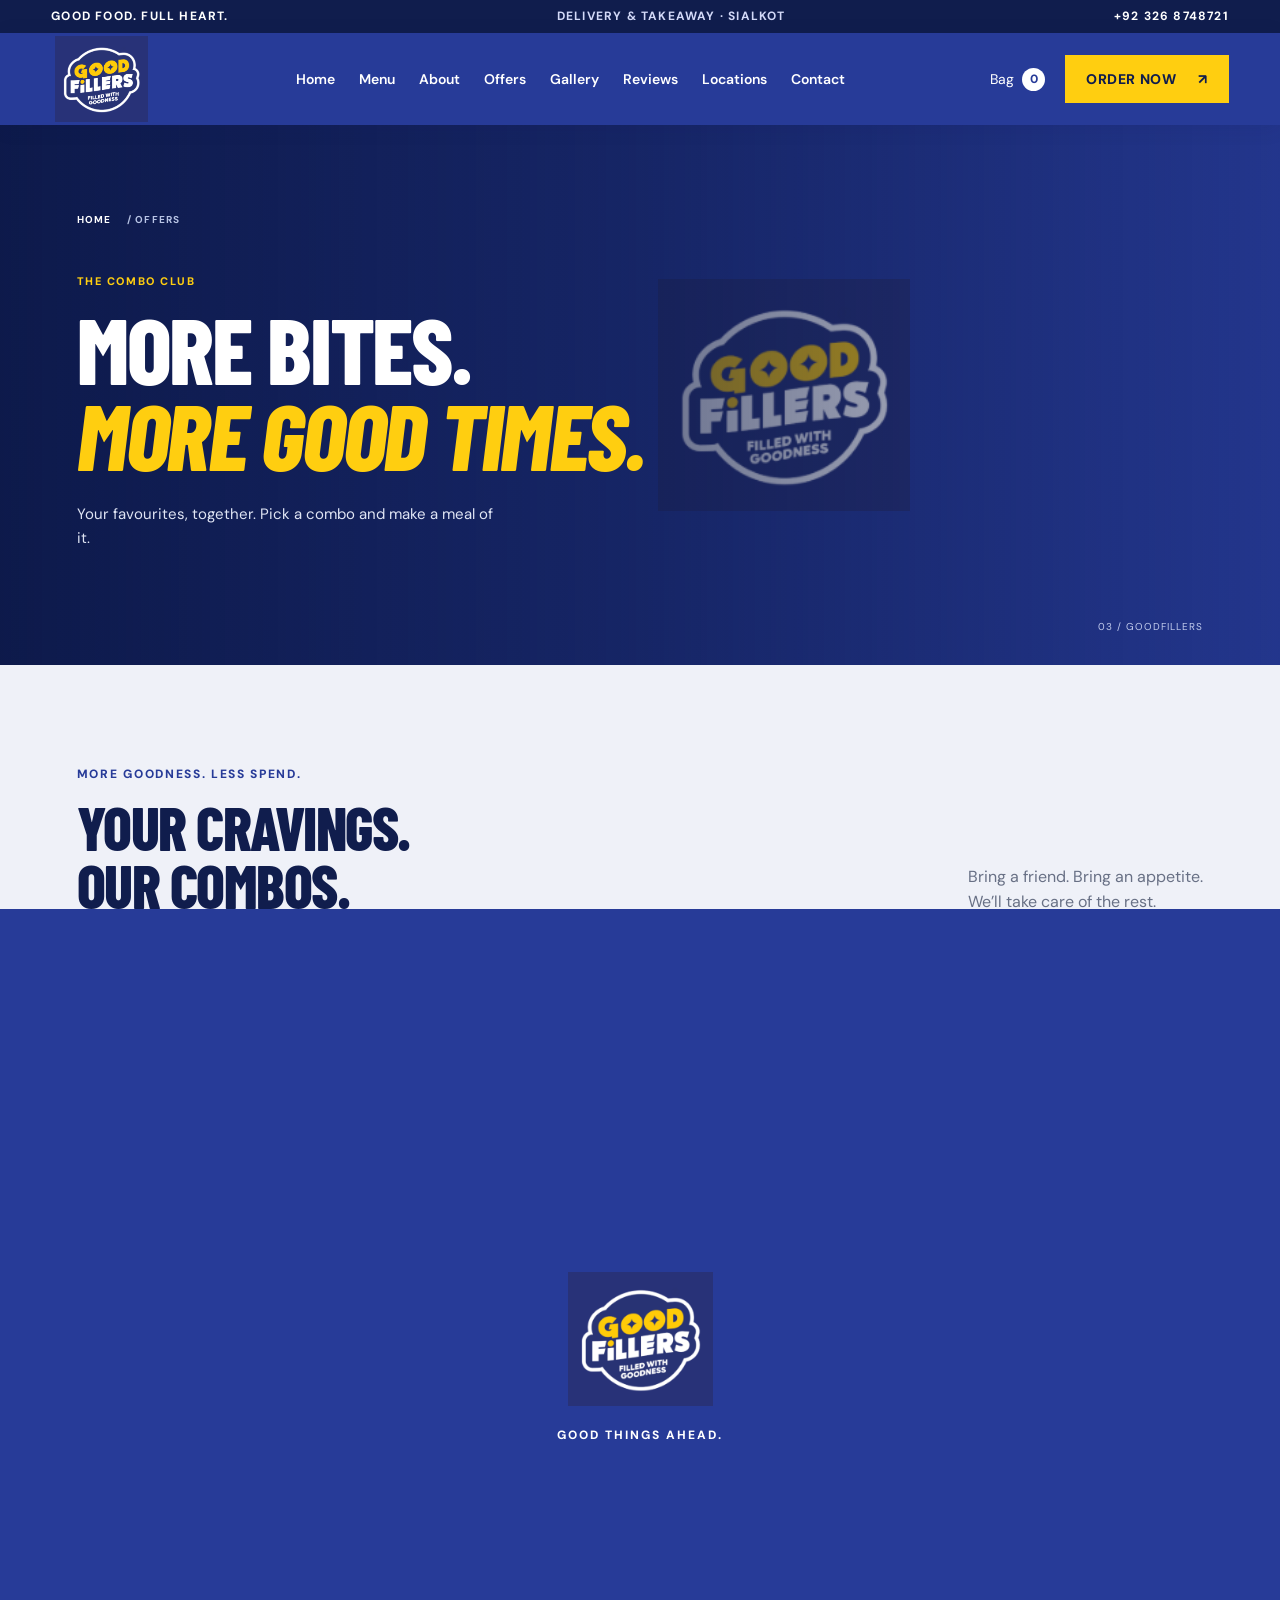
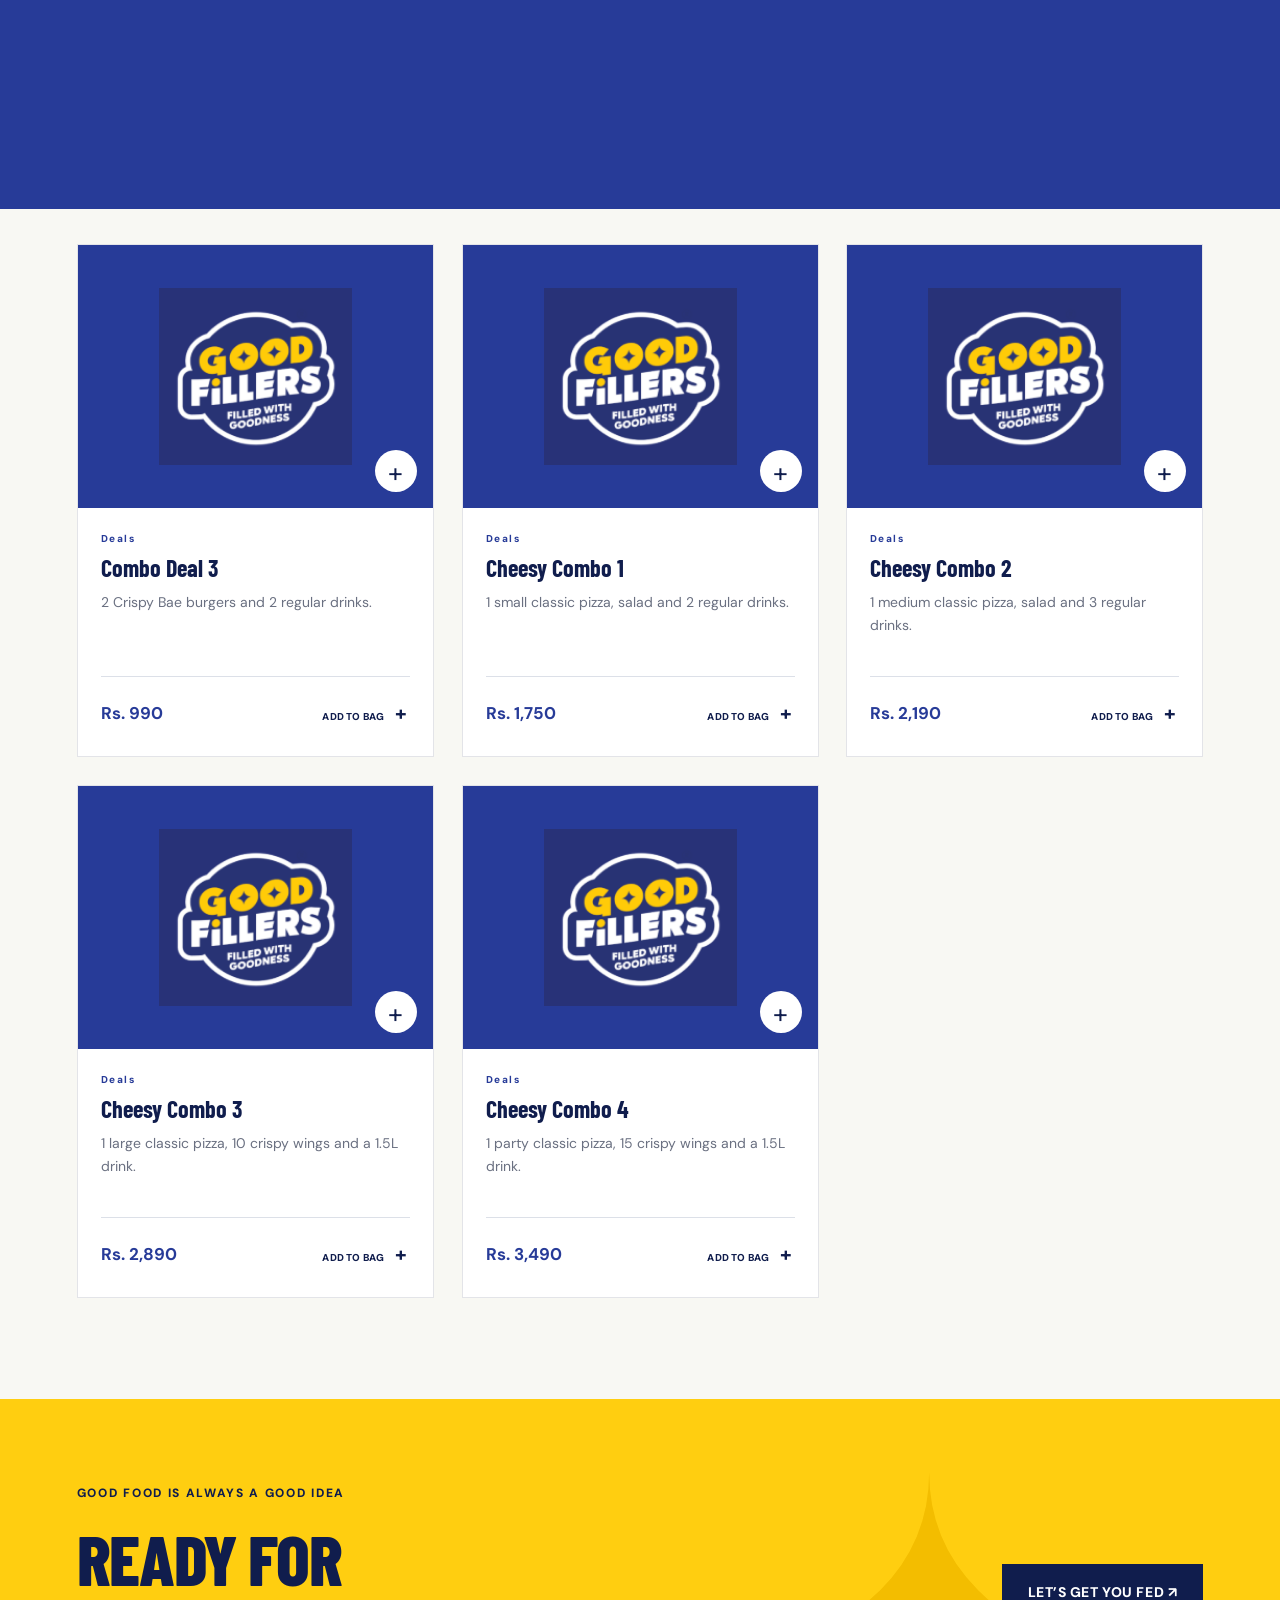
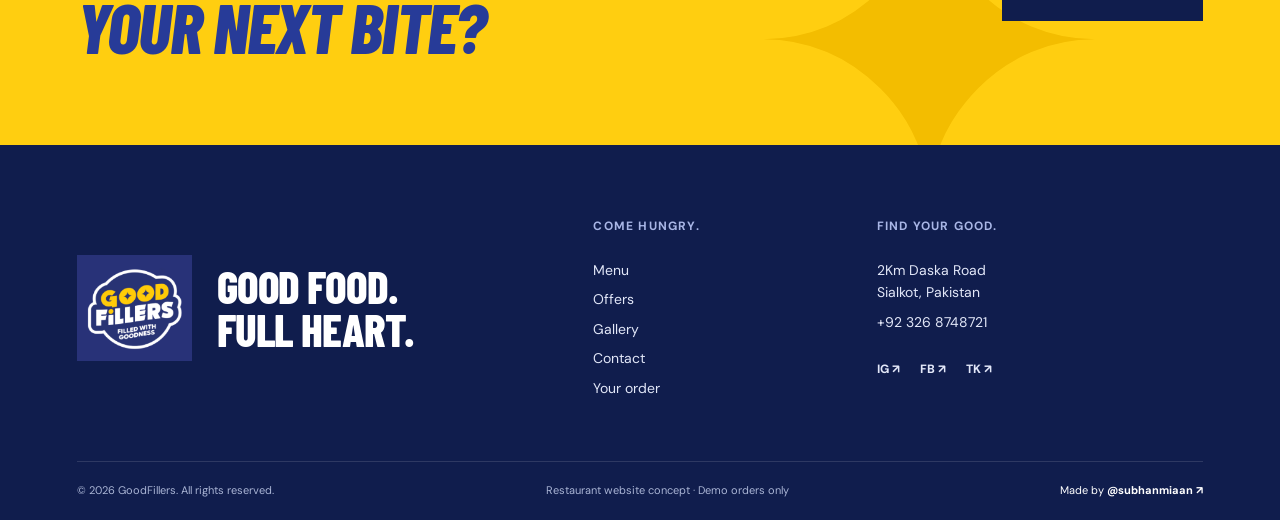
<file: offers/index.html>
<!doctype html><html lang="en"><head><meta charset="UTF-8"><meta name="viewport" content="width=device-width,initial-scale=1"><meta name="theme-color" content="#243790"><title>Deals & Combos | GOODFILLERS Sialkot</title><meta name="description" content="Explore burger combos, family feasts and cheesy pizza deals. Big portions, big flavours and more goodness for your table."><meta property="og:title" content="Deals & Combos | GOODFILLERS Sialkot"><meta property="og:description" content="Explore burger combos, family feasts and cheesy pizza deals. Big portions, big flavours and more goodness for your table."><meta property="og:type" content="website"><meta property="og:image" content="/assets/logo.png"><link rel="icon" href="/assets/logo.png"><link rel="preconnect" href="https://fonts.googleapis.com"><link rel="preconnect" href="https://fonts.gstatic.com" crossorigin><link rel="preconnect" href="https://images.unsplash.com"><link rel="stylesheet" href="/style.css"><script src="/app.js" defer></script></head><body><a class="skip" href="#main">Skip to content</a><div class="topline">GOOD FOOD. FULL HEART. <span>DELIVERY & TAKEAWAY · SIALKOT</span><a href="tel:+923268748721">+92 326 8748721</a></div><header><a class="brand" href="/" aria-label="GOODFILLERS home"><img src="/assets/logo.png" alt="GoodFillers — Filled with goodness"></a><nav aria-label="Main navigation"><a href="/">Home</a><a href="/menu/">Menu</a><a href="/about/">About</a><a href="/offers/">Offers</a><a href="/gallery/">Gallery</a><a href="/reviews/">Reviews</a><a href="/locations/">Locations</a><a href="/contact/">Contact</a></nav><div class="head-actions"><button class="bag" data-cart aria-label="Open cart">Bag <span id="cart-count">0</span></button><a class="button small" href="/menu/">ORDER NOW <span>↗</span></a><button class="hamburger" aria-label="Open navigation" aria-expanded="false">☰</button></div></header><div class="mobile-nav" inert><button class="mobile-close" aria-label="Close navigation">✕</button><img src="/assets/logo.png" alt="GoodFillers"><a href="/">Home</a><a href="/menu/">Menu</a><a href="/about/">About</a><a href="/offers/">Offers</a><a href="/gallery/">Gallery</a><a href="/reviews/">Reviews</a><a href="/locations/">Locations</a><a href="/contact/">Contact</a><a class="button" href="/menu/">ORDER NOW ↗</a></div><main id="main"><noscript><p style="padding:20px 6%;background:#ffce10">Enable JavaScript to use menu filters, the shopping bag and demo checkout. You can still browse our pages and call +92 326 8748721.</p></noscript><section class="page-masthead"><div class="masthead-image"><img class="" src="https://images.unsplash.com/photo-1551782450-a2132b4ba21d?auto=format&fit=crop&w=1800&q=85" alt="Your favourites, together. Pick a combo and make a meal of it." loading="eager" decoding="async"></div><div class="masthead-shade"></div><div class="masthead-content"><a class="breadcrumb" href="/">HOME <span>/ OFFERS</span></a><span class="eyebrow">THE COMBO CLUB</span><h1>MORE BITES.<br><em>MORE GOOD TIMES.</em></h1><p>Your favourites, together. Pick a combo and make a meal of it.</p></div><div class="masthead-index" aria-hidden="true">03 / GOODFILLERS</div></section><section id="offers" class="section offers"><div class="section-heading"><div><span class="eyebrow">MORE GOODNESS. LESS SPEND.</span><h2>YOUR CRAVINGS.<br>OUR COMBOS.</h2></div><p>Bring a friend. Bring an appetite.<br>We’ll take care of the rest.</p></div><div class="offer-grid"><article class="offer-card reveal"><span class="offer-tag">LIMITED-TIME DEMO OFFER</span><h3>THE EVERYDAY WIN</h3><p>1 Crispy Bae + regular fries + regular drink</p><img class="" src="https://images.unsplash.com/photo-1572802419224-296b0aeee0d9?auto=format&fit=crop&w=800&q=85" alt="Combo Deal 1" loading="lazy" decoding="async"><div><strong>Rs. 690</strong><button data-add="62" aria-label="Add Combo Deal 1">GET THE DEAL ↗</button></div></article><article class="offer-card reveal"><span class="offer-tag">LIMITED-TIME DEMO OFFER</span><h3>SMALL PRICE. BIG MOOD.</h3><p>1 Patty Burger + regular fries + regular drink</p><img class="" src="https://images.unsplash.com/photo-1484009902830-a314db11070c?auto=format&fit=crop&w=800&q=85" alt="Combo Deal 2" loading="lazy" decoding="async"><div><strong>Rs. 590</strong><button data-add="63" aria-label="Add Combo Deal 2">GET THE DEAL ↗</button></div></article><article class="offer-card reveal"><span class="offer-tag">CREW FAVOURITE</span><h3>FEED THE WHOLE CREW.</h3><p>4 Crispy Bae + regular fries + 1.5L drink</p><img class="" src="https://images.unsplash.com/photo-1551782450-a2132b4ba21d?auto=format&fit=crop&w=800&q=85" alt="Feast Box" loading="lazy" decoding="async"><div><strong>Rs. 1,890</strong><button data-add="64" aria-label="Add Feast Box">GET THE DEAL ↗</button></div></article></div></section><section class="section"><div class="section-heading"><div><span class="eyebrow">MAKE IT A FEAST</span><h2>THE FULL COMBO LINEUP.</h2></div><p>Prices from our supplied menu.<br>Delivery or takeaway. Your call.</p></div><div class="food-grid"><article class="food-card reveal"><div class="food-image"><img class="" src="https://images.unsplash.com/photo-1572802419224-296b0aeee0d9?auto=format&fit=crop&w=800&q=85" alt="Combo Deal 3" loading="lazy" decoding="async"><button class="image-add" data-add="65" aria-label="Add Combo Deal 3 to bag">+</button></div><div class="food-info"><span class="eyebrow">Deals</span><h3>Combo Deal 3</h3><p>2 Crispy Bae burgers and 2 regular drinks.</p><div class="food-bottom"><strong>Rs. 990</strong><button data-add="65" aria-label="Add Combo Deal 3">ADD TO BAG <span>+</span></button></div></div></article><article class="food-card reveal"><div class="food-image"><img class="" src="https://images.unsplash.com/photo-1513104890138-7c749659a591?auto=format&fit=crop&w=800&q=85" alt="Cheesy Combo 1" loading="lazy" decoding="async"><button class="image-add" data-add="66" aria-label="Add Cheesy Combo 1 to bag">+</button></div><div class="food-info"><span class="eyebrow">Deals</span><h3>Cheesy Combo 1</h3><p>1 small classic pizza, salad and 2 regular drinks.</p><div class="food-bottom"><strong>Rs. 1,750</strong><button data-add="66" aria-label="Add Cheesy Combo 1">ADD TO BAG <span>+</span></button></div></div></article><article class="food-card reveal"><div class="food-image"><img class="" src="https://images.unsplash.com/photo-1513104890138-7c749659a591?auto=format&fit=crop&w=800&q=85" alt="Cheesy Combo 2" loading="lazy" decoding="async"><button class="image-add" data-add="67" aria-label="Add Cheesy Combo 2 to bag">+</button></div><div class="food-info"><span class="eyebrow">Deals</span><h3>Cheesy Combo 2</h3><p>1 medium classic pizza, salad and 3 regular drinks.</p><div class="food-bottom"><strong>Rs. 2,190</strong><button data-add="67" aria-label="Add Cheesy Combo 2">ADD TO BAG <span>+</span></button></div></div></article><article class="food-card reveal"><div class="food-image"><img class="" src="https://images.unsplash.com/photo-1513104890138-7c749659a591?auto=format&fit=crop&w=800&q=85" alt="Cheesy Combo 3" loading="lazy" decoding="async"><button class="image-add" data-add="68" aria-label="Add Cheesy Combo 3 to bag">+</button></div><div class="food-info"><span class="eyebrow">Deals</span><h3>Cheesy Combo 3</h3><p>1 large classic pizza, 10 crispy wings and a 1.5L drink.</p><div class="food-bottom"><strong>Rs. 2,890</strong><button data-add="68" aria-label="Add Cheesy Combo 3">ADD TO BAG <span>+</span></button></div></div></article><article class="food-card reveal"><div class="food-image"><img class="" src="https://images.unsplash.com/photo-1513104890138-7c749659a591?auto=format&fit=crop&w=800&q=85" alt="Cheesy Combo 4" loading="lazy" decoding="async"><button class="image-add" data-add="69" aria-label="Add Cheesy Combo 4 to bag">+</button></div><div class="food-info"><span class="eyebrow">Deals</span><h3>Cheesy Combo 4</h3><p>1 party classic pizza, 15 crispy wings and a 1.5L drink.</p><div class="food-bottom"><strong>Rs. 3,490</strong><button data-add="69" aria-label="Add Cheesy Combo 4">ADD TO BAG <span>+</span></button></div></div></article></div></section><section class="page-cta"><span class="eyebrow">GOOD FOOD IS ALWAYS A GOOD IDEA</span><h2>READY FOR<br><em>YOUR NEXT BITE?</em></h2><a href="/menu/" class="button">LET’S GET YOU FED ↗</a><span class="cta-star" aria-hidden="true">✦</span></section></main><footer><div class="footer-top"><div><img src="/assets/logo.png" alt="GoodFillers" width="115"><h2>GOOD FOOD.<br>FULL HEART.</h2></div><div><h3>COME HUNGRY.</h3><a href="/menu/">Menu</a><a href="/offers/">Offers</a><a href="/gallery/">Gallery</a><a href="/contact/">Contact</a><button data-cart>Your order</button></div><div><h3>FIND YOUR GOOD.</h3><p>2Km Daska Road<br>Sialkot, Pakistan</p><a href="tel:+923268748721">+92 326 8748721</a><div class="socials"><a href="https://www.instagram.com/goodfillers/" target="_blank" rel="noopener" aria-label="Instagram">IG ↗</a><a href="https://www.facebook.com/search/top?q=goodfillers" target="_blank" rel="noopener" aria-label="Find GoodFillers on Facebook">FB ↗</a><a href="https://www.tiktok.com/search?q=goodfillers" target="_blank" rel="noopener" aria-label="Find GoodFillers on TikTok">TK ↗</a></div></div></div><div class="footer-bottom"><span>© 2026 GoodFillers. All rights reserved.</span><span>Restaurant website concept · Demo orders only</span><a href="https://www.instagram.com/subhanmiaan/" target="_blank" rel="noopener">Made by <strong>@subhanmiaan ↗</strong></a></div></footer><dialog id="cart" class="cart-dialog" aria-labelledby="cart-title"><div class="drawer-heading"><div><span class="eyebrow">SOMETHING GOOD IS COMING</span><h2 id="cart-title">YOUR BAG<span>.</span></h2></div><button data-close="cart" class="close" aria-label="Close cart">✕</button></div><div id="cart-content"></div></dialog><dialog id="checkout" aria-labelledby="checkout-title"><button data-close="checkout" class="close" aria-label="Close checkout">✕</button><span class="eyebrow">ONE LAST THING</span><h2 id="checkout-title">MAKE IT YOURS.</h2><p class="demo-note">Demo checkout only. No payment is taken and no order is sent to the restaurant.</p><form id="checkout-form"><fieldset class="fulfilment"><legend>How would you like your food?</legend><label><input type="radio" name="fulfilment" value="delivery" checked> Delivery · 35–45 min</label><label><input type="radio" name="fulfilment" value="takeaway"> Takeaway · 20–25 min</label></fieldset><div class="form-grid"><label>Name<input name="name" autocomplete="name" required minlength="2" placeholder="Your full name"></label><label>Phone<input name="phone" type="tel" autocomplete="tel" required pattern="[+0-9 ()-]{10,18}" placeholder="03XX XXXXXXX"></label></div><div id="delivery-fields"><label>Delivery address<input name="address" autocomplete="street-address" required minlength="6" placeholder="House, street and area"></label><label>City<input name="city" autocomplete="address-level2" required value="Sialkot"></label></div><p id="pickup-address" hidden>Collect from <strong>2Km Daska Road, Sialkot.</strong></p><label>Delivery instructions / order notes<textarea name="instructions" placeholder="Landmark, spice preferences, or anything else" rows="2"></textarea></label><fieldset><legend>Payment option (simulation)</legend><div class="payments"><label><input name="payment" type="radio" value="Cash on Delivery" checked> Cash</label><label><input name="payment" type="radio" value="Card"> Card</label><label><input name="payment" type="radio" value="JazzCash"> JazzCash</label><label><input name="payment" type="radio" value="EasyPaisa"> EasyPaisa</label></div></fieldset><p id="checkout-total" class="checkout-total"></p><button class="button wide" type="submit">PLACE DEMO ORDER ↗</button></form></dialog><dialog id="confirmation" aria-labelledby="confirmation-title"><button data-close="confirmation" class="close" aria-label="Close confirmation">✕</button><div class="confirmation-icon">✓</div><span class="eyebrow">GOOD CHOICE. GREAT FOOD.</span><h2 id="confirmation-title">ORDER CONFIRMED</h2><div id="order-result"></div><button class="button wide" data-close="confirmation">KEEP EXPLORING</button></dialog><dialog id="lightbox" aria-label="Gallery photo"><button data-close="lightbox" class="close" aria-label="Close photo">✕</button><img id="lightbox-img" alt=""></dialog><div class="toast" role="status" aria-live="polite"></div></body></html>
</file>
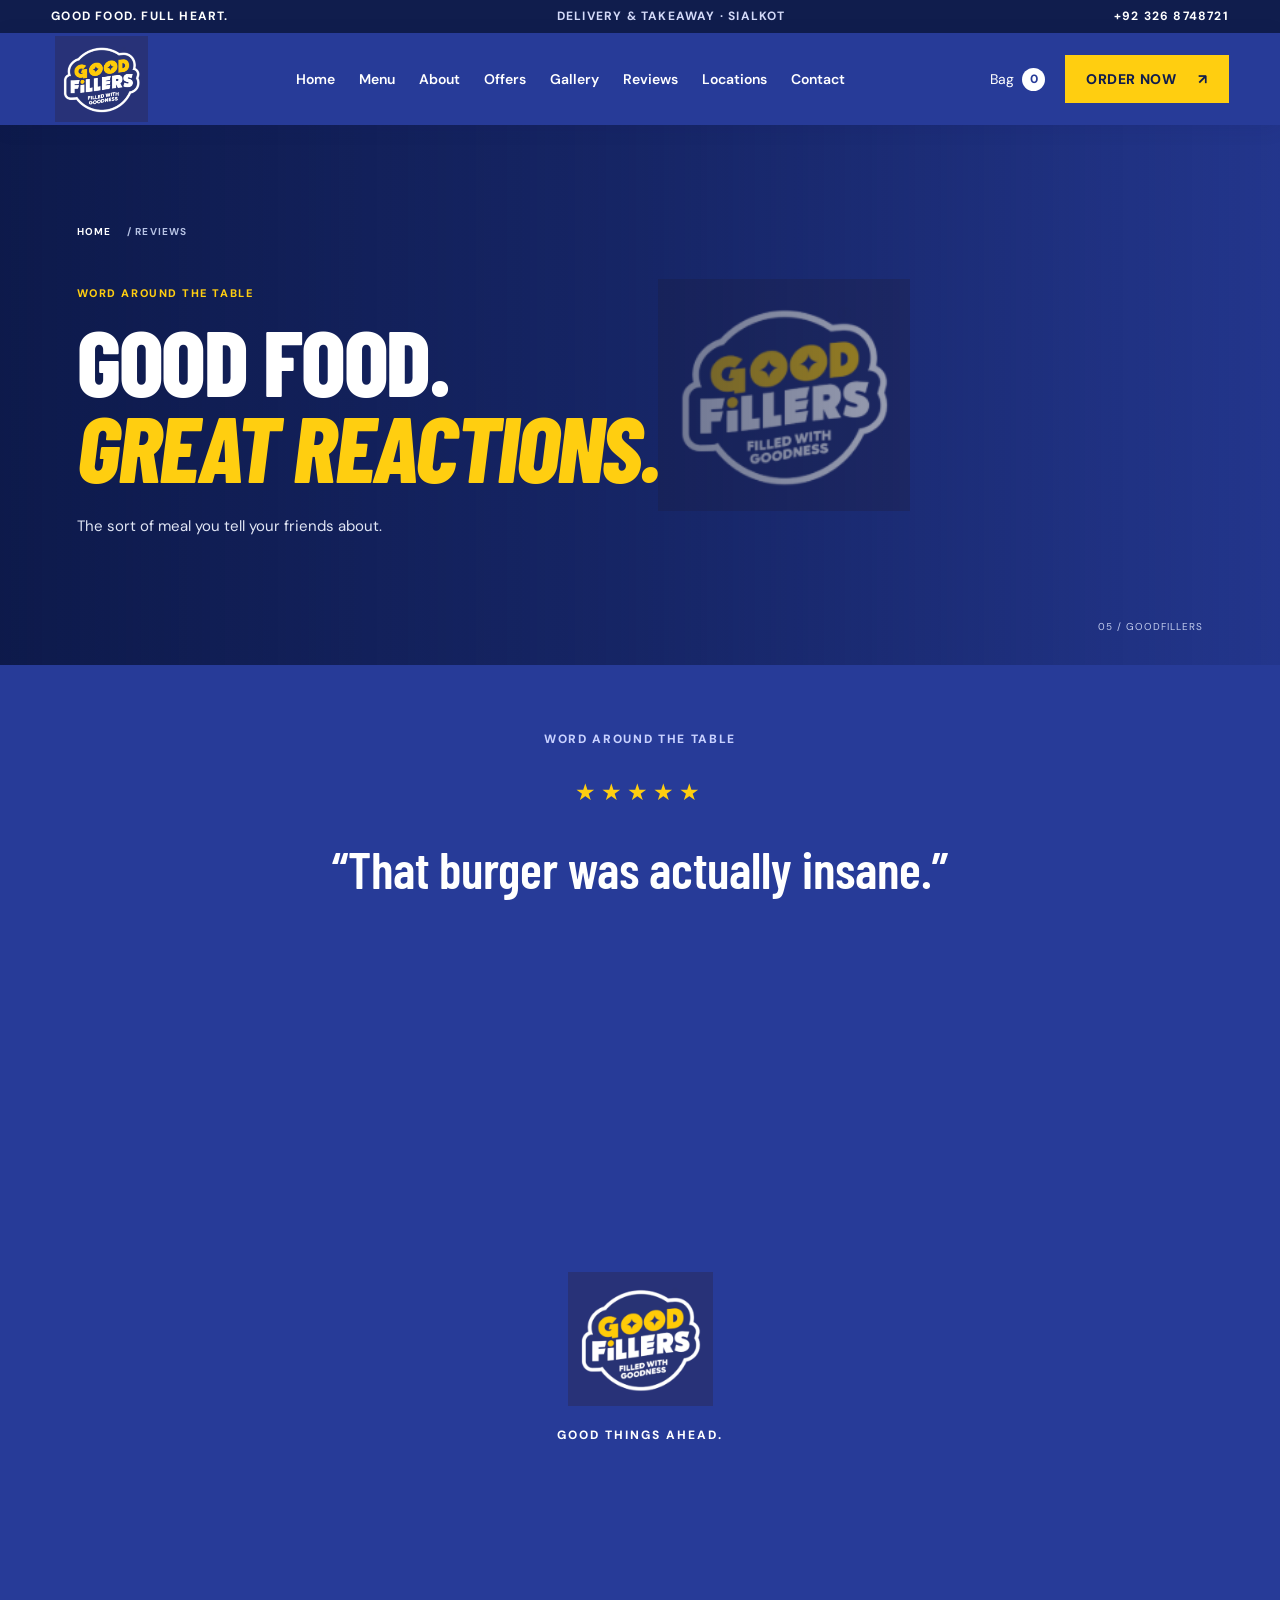
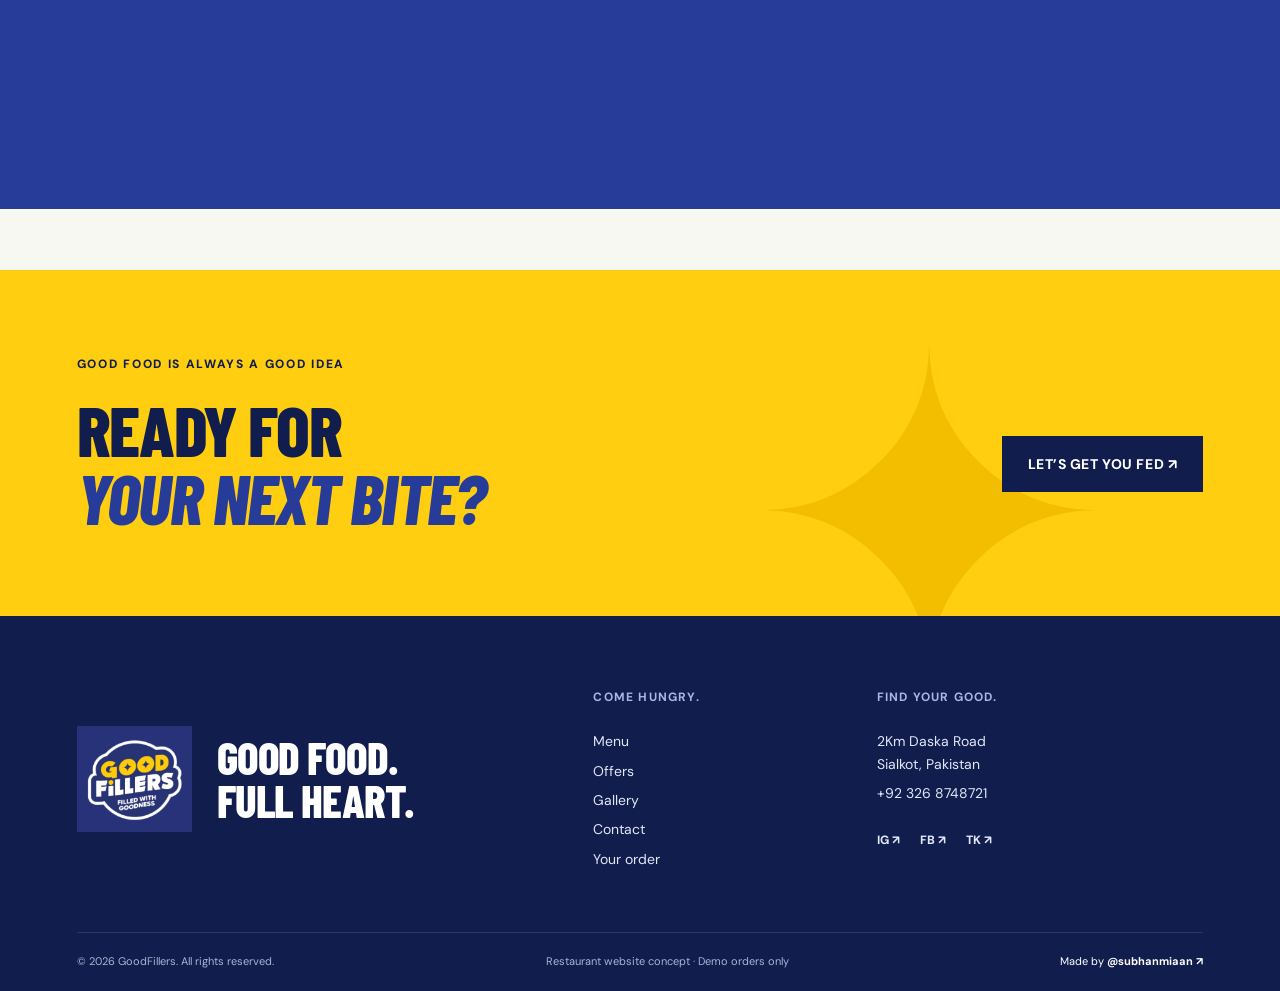
<file: reviews/index.html>
<!doctype html><html lang="en"><head><meta charset="UTF-8"><meta name="viewport" content="width=device-width,initial-scale=1"><meta name="theme-color" content="#243790"><title>Around the Table | GOODFILLERS Reviews</title><meta name="description" content="Good food, great reactions. Explore sample guest reviews in the GOODFILLERS restaurant website demo."><meta property="og:title" content="Around the Table | GOODFILLERS Reviews"><meta property="og:description" content="Good food, great reactions. Explore sample guest reviews in the GOODFILLERS restaurant website demo."><meta property="og:type" content="website"><meta property="og:image" content="/assets/logo.png"><link rel="icon" href="/assets/logo.png"><link rel="preconnect" href="https://fonts.googleapis.com"><link rel="preconnect" href="https://fonts.gstatic.com" crossorigin><link rel="preconnect" href="https://images.unsplash.com"><link rel="stylesheet" href="/style.css"><script src="/app.js" defer></script></head><body><a class="skip" href="#main">Skip to content</a><div class="topline">GOOD FOOD. FULL HEART. <span>DELIVERY & TAKEAWAY · SIALKOT</span><a href="tel:+923268748721">+92 326 8748721</a></div><header><a class="brand" href="/" aria-label="GOODFILLERS home"><img src="/assets/logo.png" alt="GoodFillers — Filled with goodness"></a><nav aria-label="Main navigation"><a href="/">Home</a><a href="/menu/">Menu</a><a href="/about/">About</a><a href="/offers/">Offers</a><a href="/gallery/">Gallery</a><a href="/reviews/">Reviews</a><a href="/locations/">Locations</a><a href="/contact/">Contact</a></nav><div class="head-actions"><button class="bag" data-cart aria-label="Open cart">Bag <span id="cart-count">0</span></button><a class="button small" href="/menu/">ORDER NOW <span>↗</span></a><button class="hamburger" aria-label="Open navigation" aria-expanded="false">☰</button></div></header><div class="mobile-nav" inert><button class="mobile-close" aria-label="Close navigation">✕</button><img src="/assets/logo.png" alt="GoodFillers"><a href="/">Home</a><a href="/menu/">Menu</a><a href="/about/">About</a><a href="/offers/">Offers</a><a href="/gallery/">Gallery</a><a href="/reviews/">Reviews</a><a href="/locations/">Locations</a><a href="/contact/">Contact</a><a class="button" href="/menu/">ORDER NOW ↗</a></div><main id="main"><noscript><p style="padding:20px 6%;background:#ffce10">Enable JavaScript to use menu filters, the shopping bag and demo checkout. You can still browse our pages and call +92 326 8748721.</p></noscript><section class="page-masthead"><div class="masthead-image"><img class="" src="https://images.unsplash.com/photo-1572802419224-296b0aeee0d9?auto=format&fit=crop&w=1800&q=85" alt="The sort of meal you tell your friends about." loading="eager" decoding="async"></div><div class="masthead-shade"></div><div class="masthead-content"><a class="breadcrumb" href="/">HOME <span>/ REVIEWS</span></a><span class="eyebrow">WORD AROUND THE TABLE</span><h1>GOOD FOOD.<br><em>GREAT REACTIONS.</em></h1><p>The sort of meal you tell your friends about.</p></div><div class="masthead-index" aria-hidden="true">05 / GOODFILLERS</div></section><section id="reviews" class="reviews"><span class="eyebrow">WORD AROUND THE TABLE</span><div class="stars" aria-label="5 out of 5 stars">★★★★★</div><blockquote id="review-quote"></blockquote><p id="review-name"></p><div class="review-controls"><button data-review="-1" aria-label="Previous review">←</button><span id="review-counter"></span><button data-review="1" aria-label="Next review">→</button></div><span class="image-caption">Sample reviews for this demo</span></section><section class="section"><div class="section-heading"><div><span class="eyebrow">THE GOOD WORD</span><h2>STRAIGHT FROM<br>THE TABLE.</h2></div><p>Illustrative guest quotes for this demo.</p></div><div class="review-wall"><article class="review-tile"><span class="quote-mark" aria-hidden="true">“</span><div class="stars" aria-label="5 out of 5 stars">★★★★★</div><blockquote>That burger was actually insane.</blockquote><div class="review-person"><span>A</span><div><strong>Ahmed</strong><small>THE BURGER PERSON</small></div></div></article><article class="review-tile"><span class="quote-mark" aria-hidden="true">“</span><div class="stars" aria-label="5 out of 5 stars">★★★★★</div><blockquote>Portions are huge and the taste is on point.</blockquote><div class="review-person"><span>H</span><div><strong>Hamza</strong><small>HERE FOR THE BIG BITES</small></div></div></article><article class="review-tile"><span class="quote-mark" aria-hidden="true">“</span><div class="stars" aria-label="5 out of 5 stars">★★★★★</div><blockquote>One of my go-to spots with friends.</blockquote><div class="review-person"><span>A</span><div><strong>Areeba</strong><small>THE WHOLE-CREW REGULAR</small></div></div></article></div></section><section class="page-cta"><span class="eyebrow">GOOD FOOD IS ALWAYS A GOOD IDEA</span><h2>READY FOR<br><em>YOUR NEXT BITE?</em></h2><a href="/menu/" class="button">LET’S GET YOU FED ↗</a><span class="cta-star" aria-hidden="true">✦</span></section></main><footer><div class="footer-top"><div><img src="/assets/logo.png" alt="GoodFillers" width="115"><h2>GOOD FOOD.<br>FULL HEART.</h2></div><div><h3>COME HUNGRY.</h3><a href="/menu/">Menu</a><a href="/offers/">Offers</a><a href="/gallery/">Gallery</a><a href="/contact/">Contact</a><button data-cart>Your order</button></div><div><h3>FIND YOUR GOOD.</h3><p>2Km Daska Road<br>Sialkot, Pakistan</p><a href="tel:+923268748721">+92 326 8748721</a><div class="socials"><a href="https://www.instagram.com/goodfillers/" target="_blank" rel="noopener" aria-label="Instagram">IG ↗</a><a href="https://www.facebook.com/search/top?q=goodfillers" target="_blank" rel="noopener" aria-label="Find GoodFillers on Facebook">FB ↗</a><a href="https://www.tiktok.com/search?q=goodfillers" target="_blank" rel="noopener" aria-label="Find GoodFillers on TikTok">TK ↗</a></div></div></div><div class="footer-bottom"><span>© 2026 GoodFillers. All rights reserved.</span><span>Restaurant website concept · Demo orders only</span><a href="https://www.instagram.com/subhanmiaan/" target="_blank" rel="noopener">Made by <strong>@subhanmiaan ↗</strong></a></div></footer><dialog id="cart" class="cart-dialog" aria-labelledby="cart-title"><div class="drawer-heading"><div><span class="eyebrow">SOMETHING GOOD IS COMING</span><h2 id="cart-title">YOUR BAG<span>.</span></h2></div><button data-close="cart" class="close" aria-label="Close cart">✕</button></div><div id="cart-content"></div></dialog><dialog id="checkout" aria-labelledby="checkout-title"><button data-close="checkout" class="close" aria-label="Close checkout">✕</button><span class="eyebrow">ONE LAST THING</span><h2 id="checkout-title">MAKE IT YOURS.</h2><p class="demo-note">Demo checkout only. No payment is taken and no order is sent to the restaurant.</p><form id="checkout-form"><fieldset class="fulfilment"><legend>How would you like your food?</legend><label><input type="radio" name="fulfilment" value="delivery" checked> Delivery · 35–45 min</label><label><input type="radio" name="fulfilment" value="takeaway"> Takeaway · 20–25 min</label></fieldset><div class="form-grid"><label>Name<input name="name" autocomplete="name" required minlength="2" placeholder="Your full name"></label><label>Phone<input name="phone" type="tel" autocomplete="tel" required pattern="[+0-9 ()-]{10,18}" placeholder="03XX XXXXXXX"></label></div><div id="delivery-fields"><label>Delivery address<input name="address" autocomplete="street-address" required minlength="6" placeholder="House, street and area"></label><label>City<input name="city" autocomplete="address-level2" required value="Sialkot"></label></div><p id="pickup-address" hidden>Collect from <strong>2Km Daska Road, Sialkot.</strong></p><label>Delivery instructions / order notes<textarea name="instructions" placeholder="Landmark, spice preferences, or anything else" rows="2"></textarea></label><fieldset><legend>Payment option (simulation)</legend><div class="payments"><label><input name="payment" type="radio" value="Cash on Delivery" checked> Cash</label><label><input name="payment" type="radio" value="Card"> Card</label><label><input name="payment" type="radio" value="JazzCash"> JazzCash</label><label><input name="payment" type="radio" value="EasyPaisa"> EasyPaisa</label></div></fieldset><p id="checkout-total" class="checkout-total"></p><button class="button wide" type="submit">PLACE DEMO ORDER ↗</button></form></dialog><dialog id="confirmation" aria-labelledby="confirmation-title"><button data-close="confirmation" class="close" aria-label="Close confirmation">✕</button><div class="confirmation-icon">✓</div><span class="eyebrow">GOOD CHOICE. GREAT FOOD.</span><h2 id="confirmation-title">ORDER CONFIRMED</h2><div id="order-result"></div><button class="button wide" data-close="confirmation">KEEP EXPLORING</button></dialog><dialog id="lightbox" aria-label="Gallery photo"><button data-close="lightbox" class="close" aria-label="Close photo">✕</button><img id="lightbox-img" alt=""></dialog><div class="toast" role="status" aria-live="polite"></div></body></html>
</file>
<file: style.css>
@import url('https://fonts.googleapis.com/css2?family=Barlow+Condensed:ital,wght@0,600;0,700;0,800;0,900;1,800;1,900&family=DM+Sans:wght@400;500;600;700;800&display=swap');
:root{--blue:#273b98;--royal:#254cf3;--navy:#101d4d;--yellow:#ffce10;--paper:#f8f8f3;--line:#dce0e8;--font:'DM Sans',Arial,sans-serif;--display:'Barlow Condensed','Arial Narrow',Impact,sans-serif}*{box-sizing:border-box}html{scroll-behavior:smooth;scroll-padding-top:105px}body{margin:0;background:var(--paper);color:var(--navy);font-family:var(--font);font-size:16px;line-height:1.6}body.dialog-open,body.nav-open{overflow:hidden}button,input,textarea,select{font:inherit}button,a{-webkit-tap-highlight-color:transparent}button,a,select{touch-action:manipulation}button{cursor:pointer}a{color:inherit;text-decoration:none}button{color:inherit}img{display:block;max-width:100%;object-fit:cover}h1,h2,h3,p{margin:0}h1,h2{font-family:var(--display);font-weight:800;line-height:.96;letter-spacing:-.025em}h2{font-size:clamp(2.8rem,4.7vw,5rem)}h3{line-height:1.15}em{font-style:italic}button{border:0;background:none}a:focus-visible,button:focus-visible,input:focus-visible,textarea:focus-visible,select:focus-visible{outline:3px solid #e8ac00;outline-offset:4px}[hidden]{display:none!important}.skip{position:fixed;left:10px;top:-100px;padding:15px;background:var(--yellow);z-index:100}.skip:focus{top:10px}.topline{background:var(--navy);color:white;padding:7px 4%;font-size:12px;font-weight:700;letter-spacing:.1em;display:flex;justify-content:space-between}.topline span{color:#d3d9f8}header{height:92px;position:sticky;top:0;z-index:30;display:flex;align-items:center;justify-content:space-between;padding:0 4%;background:var(--blue);color:white;box-shadow:0 3px 20px #0b164e15}.brand img{width:100px;height:86px;object-fit:contain}.head-actions{display:flex;gap:20px;align-items:center}nav{display:flex;gap:24px;font-size:14px;font-weight:600}nav a{position:relative;padding:12px 0}nav a:after{content:'';position:absolute;bottom:5px;left:0;width:0;height:2px;background:var(--yellow);transition:width .2s}nav a:hover:after{width:100%}.button{display:inline-flex;align-items:center;justify-content:center;gap:22px;background:var(--yellow);color:var(--navy);min-height:53px;padding:16px 25px;font-size:14px;font-weight:800;letter-spacing:.04em;border:1px solid var(--yellow);transition:transform .2s,background .2s,box-shadow .2s}.button:hover{background:#ffdb4c;transform:translateY(-3px);box-shadow:5px 5px 0 #101d4d30}.button.small{padding:12px 20px;min-height:47px}.bag{font-size:14px;display:flex;align-items:center;gap:8px;padding:8px 0}.bag span{display:grid;place-items:center;background:white;color:var(--blue);width:23px;height:23px;border-radius:50%;font-size:12px;font-weight:800}.hamburger{display:none;font-size:26px;color:white;min-width:44px;min-height:44px}.mobile-nav{position:fixed;inset:0;background:var(--blue);z-index:60;color:white;display:flex;flex-direction:column;align-items:center;justify-content:center;gap:9px;transform:translateY(-105%);transition:transform .4s;overflow:auto}.mobile-nav.open{transform:translateY(0)}.mobile-nav img{width:90px}.mobile-nav>a:not(.button){font-family:var(--display);font-size:26px;font-weight:700}.mobile-nav .button{margin-top:10px}.mobile-close{position:absolute;right:20px;top:15px;color:white;font-size:30px;padding:10px}.hero{position:relative;min-height:min(760px,calc(100svh - 80px));background:#151b22;color:white;overflow:hidden;display:flex;align-items:center}.hero-photo,.hero-shade{position:absolute;inset:0}.hero-photo img{width:100%;height:100%;object-position:70% 50%;animation:slowzoom 16s ease-in-out infinite alternate}.hero-shade{background:linear-gradient(90deg,rgba(9,17,32,.92),rgba(9,17,32,.65) 37%,rgba(9,17,32,.04) 76%),linear-gradient(0deg,#0c142e66,transparent 50%)}.hero-inner{position:relative;max-width:1440px;width:100%;margin:auto;padding:70px 6% 90px}.hero-kicker{display:inline-flex;align-items:center;gap:12px;font-size:12px;letter-spacing:.16em;font-weight:700}.hero-kicker span{color:var(--yellow);font-size:23px}.hero h1{font-size:clamp(4.5rem,8.3vw,8.6rem);margin:23px 0;max-width:880px;line-height:.89}.hero h1 em{color:var(--yellow)}.hero p{max-width:440px;color:#e1e3e8;line-height:1.7;font-size:17px}.hero-buttons{display:flex;gap:14px;margin-top:32px}.outline{background:transparent;color:white;border-color:#b9bbbf}.outline:hover{background:#ffffff15}.hero-meta{display:flex;gap:28px;font-size:11px;letter-spacing:.12em;margin-top:45px;color:#c3c8cf}.round-stamp{position:absolute;right:6%;bottom:90px;border-radius:50%;border:2px dashed var(--yellow);height:138px;width:138px;display:flex;flex-direction:column;align-items:center;justify-content:center;font-size:12px;line-height:.8;letter-spacing:.1em;font-weight:800;color:var(--yellow);transform:rotate(13deg);background:#101d4d20;animation:bob 5s ease-in-out infinite}.round-stamp span{font-size:38px;margin-top:4px}.hero-scroll{position:absolute;bottom:26px;left:6%;font-size:11px;letter-spacing:.13em}.quick-bar{display:grid;grid-template-columns:repeat(4,1fr);background:var(--yellow);padding:0 5%}.quick-bar a{padding:24px;text-align:center;font-size:14px;font-weight:800;border-right:1px solid #12235825}.quick-bar a:last-child{border:0}.quick-bar span{margin-right:18px;font-size:24px}.quick-bar a:hover{background:#ffffff35}.section{padding:100px 6%;max-width:1600px;margin:auto}.section-heading{display:flex;justify-content:space-between;align-items:flex-end;gap:30px;margin-bottom:42px}.eyebrow{display:block;font-size:12px;font-weight:800;letter-spacing:.14em;color:var(--blue);margin-bottom:15px}.section-heading h2 span,.location h2 span{color:var(--blue)}.section-heading p{margin-top:15px;color:#687085}.text-link{font-size:13px;font-weight:800;letter-spacing:.035em;border-bottom:1px solid;padding-bottom:6px;display:inline-block;white-space:nowrap}.text-link:hover{color:var(--royal)}.food-grid{display:grid;grid-template-columns:repeat(3,minmax(0,1fr));gap:28px}.food-card{background:white;border:1px solid #e3e4e8;transition:transform .25s,box-shadow .25s;min-width:0}.food-card:hover{transform:translateY(-6px);box-shadow:0 18px 30px #15245410}.food-image{position:relative;overflow:hidden;aspect-ratio:1.35;background:#e1e4ec}.food-image>img{height:100%;width:100%;transition:transform .6s}.food-card:hover .food-image>img{transform:scale(1.06)}.food-badge{position:absolute;left:16px;top:16px;background:var(--yellow);font-size:10px;font-weight:800;padding:6px 10px;letter-spacing:.07em}.food-badge.spicy{background:#ffe2d7;color:#982d16}.image-add{position:absolute;right:16px;bottom:16px;background:white;width:42px;height:42px;font-size:27px;border-radius:50%;transition:background .2s}.image-add:hover{background:var(--yellow)}.food-info{padding:23px}.food-info .eyebrow{font-size:10px;margin-bottom:7px}.food-info h3{font-size:24px;font-family:var(--display);font-weight:700}.food-info p{font-size:14px;color:#6a7081;margin-top:10px;min-height:67px;line-height:1.6}.food-bottom{border-top:1px solid var(--line);padding-top:16px;margin-top:18px;display:flex;justify-content:space-between;gap:8px;align-items:center}.food-bottom strong{color:var(--blue);font-size:17px;transition:transform .2s}.food-card:hover .food-bottom strong{transform:translateY(-2px)}.food-bottom button{font-size:10px;font-weight:800;letter-spacing:.02em;min-height:40px;padding:3px}.food-bottom button span{font-size:20px;margin-left:8px}.image-caption{font-size:12px;color:#72798a;margin-top:22px}.image-caption a{text-decoration:underline}.ticker{overflow:hidden;background:var(--blue);color:white;padding:17px 0;font-family:var(--display);font-size:35px;font-weight:700;letter-spacing:.04em;white-space:nowrap}.ticker span{display:block;animation:marquee 32s linear infinite;width:max-content}.offers{background:#eff1f8;max-width:none}.offer-grid{display:grid;grid-template-columns:repeat(3,1fr);gap:25px}.offer-card{background:var(--blue);color:white;position:relative;padding:28px;overflow:hidden;display:flex;flex-direction:column}.offer-card:nth-child(2){background:var(--yellow);color:var(--navy)}.offer-card:nth-child(3){background:var(--navy)}.offer-tag{font-size:10px;letter-spacing:.08em;font-weight:800;border:1px solid #ffffff55;padding:4px 8px;align-self:flex-start}.offer-card:nth-child(2) .offer-tag{border-color:#101d4d55}.offer-card h3{font-family:var(--display);font-size:40px;margin:20px 0 10px;max-width:260px}.offer-card p{font-size:13px;min-height:42px;opacity:.85}.offer-card img{width:calc(100% + 56px);max-width:none;margin:22px -28px 0;height:210px}.offer-card>div{display:flex;align-items:center;justify-content:space-between;gap:15px;padding-top:24px}.offer-card strong{font-family:var(--display);font-size:32px}.offer-card button{font-size:11px;font-weight:800;padding:12px 0;color:inherit;border-bottom:1px solid}.about{display:grid;grid-template-columns:1fr 1fr;background:white}.about-photo{position:relative;min-height:640px}.about-photo img{width:100%;height:100%;position:absolute}.about-photo:after{content:'';position:absolute;inset:0;background:linear-gradient(transparent,#101b4880)}.image-note{position:absolute;left:10%;bottom:10%;z-index:1;font-family:var(--display);font-size:46px;line-height:.95;color:white;font-weight:700}.about-copy{padding:85px 12%}.about-copy h2 em{color:var(--blue)}.about-copy p{font-size:15px;color:#697184;margin-top:25px;max-width:440px}.about-copy .text-link{margin-top:30px}.why{text-align:center}.why-grid{display:grid;grid-template-columns:repeat(4,1fr);gap:30px;margin-top:50px}.why-grid article>span{font-size:40px;color:var(--blue);display:inline-grid;place-items:center;width:70px;height:70px;background:#e8ebf8;border-radius:50%;margin-bottom:22px;transition:transform .3s}.why-grid article:hover>span{transform:rotate(-12deg)}.why-grid h3{font-size:22px;font-family:var(--display)}.why-grid p{font-size:14px;margin-top:12px;color:#71798b}.gallery-section{background:#eef0f6;max-width:none}.gallery-tabs{display:flex;gap:10px;flex-wrap:wrap;margin-bottom:25px}.gallery-tabs button{font-size:13px;padding:9px 15px;border:1px solid #cbd0e1}.gallery-tabs button[aria-pressed=true]{background:var(--blue);border-color:var(--blue);color:white}.gallery-grid{display:grid;grid-template-columns:repeat(3,1fr);grid-auto-rows:220px;gap:16px}.gallery-image{position:relative;padding:0;overflow:hidden;background:#d8ddeb}.gallery-image:first-child,.gallery-image:nth-child(5){grid-row:span 2}.gallery-image img{width:100%;height:100%;transition:transform .5s}.gallery-image:hover img{transform:scale(1.07)}.gallery-image span{position:absolute;inset:auto 0 0;padding:40px 20px 18px;background:linear-gradient(transparent,#111a34b8);color:white;text-align:left;font-size:13px}.reviews{text-align:center;background:var(--blue);color:white;padding:85px 10%}.reviews>.eyebrow{color:#c8d1ff}.stars{color:var(--yellow);letter-spacing:5px;font-size:23px;margin-top:25px}.reviews blockquote{font-family:var(--display);font-size:clamp(2rem,4vw,3.8rem);font-weight:600;line-height:1.1;max-width:800px;margin:30px auto 20px;min-height:2.2em}.reviews #review-name{font-size:15px;color:#d6ddff}.review-controls{display:flex;align-items:center;justify-content:center;gap:24px;margin:25px 0 14px;font-size:12px}.review-controls button{border:1px solid #ffffff65;width:44px;height:44px;border-radius:50%;color:white;font-size:22px}.reviews .image-caption{color:#c0c9ed;font-size:11px}.location{display:grid;grid-template-columns:1fr 1fr;gap:75px;align-items:center}.location h3{font-size:17px;margin:30px 0 10px}.location p{font-size:14px;color:#72788b}.hours{max-width:410px;margin:25px 0}.hours p{display:flex;justify-content:space-between;gap:20px;border-bottom:1px solid var(--line);padding:11px 0}.hours strong{color:var(--navy)}.location-actions{display:flex;gap:20px;flex-wrap:wrap;align-items:center}.location-actions .text-link{font-size:11px}.map-panel{position:relative;overflow:hidden;min-height:460px;background-color:#e3e7e9;background-image:linear-gradient(90deg,#fff8 1px,transparent 1px),linear-gradient(#fff8 1px,transparent 1px);background-size:37px 37px;border:12px solid white}.map-road{position:absolute;background:#fafbfc;border:2px solid #d5dce4;width:150%;height:45px;left:-25%;top:50%;transform:rotate(-35deg)}.road-two{transform:rotate(44deg);top:30%;height:32px}.map-city{position:absolute;left:28px;top:28px;font-weight:800;font-size:18px;letter-spacing:.15em;color:#8b98b0}.road-label{position:absolute;bottom:95px;left:12%;transform:rotate(-35deg);font-size:13px;letter-spacing:.08em;color:#78859d}.map-pin{position:absolute;left:50%;top:40%;transform:translate(-50%,-30%);display:flex;flex-direction:column;align-items:center}.map-pin img{width:110px;border-radius:50%;border:5px solid white;box-shadow:0 8px 20px #16265c30}.map-pin span{font-size:11px;font-weight:800;background:var(--yellow);padding:7px 12px;white-space:nowrap;margin-top:8px}.map-caption{position:absolute;bottom:20px;right:18px;left:18px;background:white;padding:14px;font-size:13px;font-weight:700}.map-caption small{font-size:11px;font-weight:400;color:#6c7588}.contact{background:#e9edf9;max-width:none;display:grid;grid-template-columns:1fr 1fr;gap:70px}.contact h2{font-size:clamp(2.8rem,4.2vw,4.6rem)}.contact p{margin-top:24px;color:#68718b}.contact-phone{font-family:var(--display);font-size:28px;font-weight:700;display:inline-block;margin-top:28px}.form-grid{display:grid;grid-template-columns:1fr 1fr;gap:18px}label{display:block;font-size:13px;font-weight:600;margin-bottom:17px}input,textarea,select{width:100%;border:1px solid #cbd0df;background:#ffffffa0;color:var(--navy);border-radius:0;padding:12px 13px;margin-top:6px;font-size:15px}textarea{resize:vertical}input[type=radio]{width:16px;height:16px;margin:0;accent-color:var(--blue)}.form-note{font-size:12px!important;color:#788196!important;line-height:1.5;margin-top:13px!important}footer{background:var(--navy);color:white;padding:65px 6% 20px}.footer-top{display:grid;grid-template-columns:2fr 1fr 1.4fr;gap:50px;padding-bottom:55px}.footer-top>div:first-child{display:flex;align-items:center;gap:25px}.footer-top h2{font-size:45px;color:white}.footer-top h3{font-size:12px;letter-spacing:.1em;margin:10px 0 25px;color:#a9b6e6}.footer-top a,.footer-top button{display:block;font-size:14px;color:#e2e7f8;margin:7px 0;padding:0}.footer-top p{font-size:14px;color:#e2e7f8}.socials{display:flex;gap:20px;margin-top:20px}.socials a{font-weight:800;font-size:12px}.footer-bottom{border-top:1px solid #ffffff20;padding-top:20px;display:flex;justify-content:space-between;gap:20px;flex-wrap:wrap;font-size:11px;color:#aab5d5}.footer-bottom a{color:white}.menu-intro{padding:75px 6% 45px;background:var(--blue);color:white;position:relative;overflow:hidden}.menu-intro .eyebrow{color:var(--yellow)}.menu-intro h1{font-size:clamp(4rem,8vw,8rem);line-height:.9}.menu-intro h1 em{color:var(--yellow)}.menu-intro>p{margin-top:25px;color:#d7dffb}.menu-notes{display:flex;gap:35px;border-top:1px solid #ffffff35;padding-top:25px;margin-top:35px;font-size:11px;letter-spacing:.07em;flex-wrap:wrap}.menu-notes a{border-bottom:1px solid}.menu-section{padding-top:35px}.category-tabs{display:flex;gap:8px;overflow-x:auto;padding:0 0 18px;position:sticky;top:92px;background:var(--paper);z-index:10;scrollbar-width:thin}.category-tabs button{border:1px solid var(--line);padding:11px 19px;white-space:nowrap;font-weight:700;text-transform:uppercase;font-size:12px}.category-tabs button[aria-pressed=true]{background:var(--blue);color:white;border-color:var(--blue)}.menu-result-heading{display:flex;align-items:center;justify-content:space-between;gap:20px;margin:25px 0 30px}.menu-result-heading h2{font-size:32px}.menu-result-heading>span{font-size:11px;font-weight:700;color:#7a8297}.variant-label{font-size:11px;margin:8px 0}.variant-label select{font-size:13px;padding:8px;margin-top:3px}.menu-section .food-grid{align-items:start}dialog{border:0;padding:38px;color:var(--navy);background:var(--paper);width:min(580px,calc(100% - 30px));max-height:92svh;overflow:auto;box-shadow:0 20px 100px #0d163855;animation:modalin .25s ease-out}dialog::backdrop{background:#07112bae;backdrop-filter:blur(4px)}dialog h2{font-size:43px;margin:14px 0 20px}dialog>.eyebrow{margin-top:15px}dialog .close{position:absolute;right:16px;top:15px;width:38px;height:38px;font-size:20px}.drawer-heading{display:flex;align-items:center;justify-content:space-between;gap:10px;padding-bottom:20px;border-bottom:1px solid var(--line)}.drawer-heading .close{position:static;flex-shrink:0}.drawer-heading h2{margin:8px 0 0;font-size:44px}.drawer-heading h2 span{color:var(--royal)}.drawer-heading .eyebrow{font-size:10px;margin:0}.cart-dialog{margin:0 0 0 auto;height:100svh;max-height:100svh;width:min(500px,100%);padding:30px;animation:slidein .3s}.fulfilment{border:0;padding:0;display:flex;gap:10px;margin:25px 0 15px;flex-wrap:wrap}.fulfilment label{padding:12px;border:1px solid #ccd1e0;font-size:12px;display:flex;align-items:center;gap:8px;flex:1;margin:0}.fulfilment.compact{display:grid;grid-template-columns:1fr 1fr;background:#e8eaf1;padding:5px}.fulfilment button{padding:12px;font-size:12px;font-weight:800}.fulfilment button[aria-pressed=true]{background:white;box-shadow:0 2px 5px #101d4d10}.cart-note{font-size:12px;color:#7c8496}.cart-line{display:grid;grid-template-columns:90px 1fr;gap:18px;padding:25px 0;border-bottom:1px solid var(--line)}.cart-line img{width:90px;height:100px}.cart-line h3{font-size:16px}.cart-line small{font-size:11px;color:#7b8293;display:block;margin:5px 0}.cart-line strong{font-size:14px;color:var(--blue);display:block}.qty{display:flex;align-items:center;gap:14px;margin-top:8px;font-size:14px}.qty>button:not(.remove){border:1px solid #ccd1df;width:32px;height:32px}.qty .remove{margin-left:auto;font-size:11px;text-decoration:underline;padding:8px 0}.totals{padding:22px 0}.totals p{display:flex;justify-content:space-between;gap:20px;font-size:14px;padding:6px 0}.totals .grand-total{border-top:1px solid var(--line);margin-top:10px;padding-top:15px;font-size:21px;font-weight:800}.wide{width:100%}.empty-cart{text-align:center;padding:80px 5px}.empty-cart>span{font-size:60px;color:var(--blue)}.empty-cart h3{font-family:var(--display);font-size:34px;margin:20px 0}.empty-cart p{color:#7b8396;font-size:14px;margin-bottom:30px}.demo-note{font-size:13px;color:#697389;background:#e9edf6;padding:12px;margin-bottom:22px}fieldset{padding:0;border:0;margin:15px 0}legend{font-size:13px;font-weight:700;margin-bottom:10px}.payments{display:grid;grid-template-columns:1fr 1fr;gap:8px}.payments label{display:flex;gap:8px;align-items:center;border:1px solid #d4d8e2;padding:10px;margin:0;font-size:12px}.checkout-total{font-size:22px;font-weight:800;margin:20px 0}.button:disabled{opacity:.6;cursor:wait}.confirmation-icon{width:70px;height:70px;border-radius:50%;display:grid;place-items:center;background:var(--yellow);font-size:35px;margin:20px auto}#confirmation{text-align:center}.order-number{font-family:var(--display);font-size:40px;color:var(--blue);margin:20px 0}#order-result p{margin-bottom:20px}#lightbox{padding:0;background:#111;width:min(1000px,95%);overflow:hidden}#lightbox img{max-height:85svh;width:100%;object-fit:contain}#lightbox .close{background:white;z-index:1}.toast{position:fixed;left:50%;bottom:25px;transform:translate(-50%,20px);background:var(--navy);color:white;padding:14px 24px;z-index:100;box-shadow:0 5px 25px #0003;opacity:0;pointer-events:none;transition:.25s;font-size:14px;max-width:calc(100% - 30px);width:max-content}.toast.show{opacity:1;transform:translate(-50%,0)}.reveal{opacity:1}.reveal.visible{animation:reveal .6s ease-out both}@keyframes reveal{from{opacity:.4;translate:0 20px}to{opacity:1;translate:0 0}}@keyframes slowzoom{from{transform:scale(1)}to{transform:scale(1.07)}}@keyframes bob{50%{transform:translateY(-8px) rotate(9deg)}}@keyframes marquee{to{transform:translateX(-25%)}}@keyframes slidein{from{transform:translateX(100%)}to{transform:translateX(0)}}@keyframes modalin{from{opacity:0;transform:translateY(15px)}to{opacity:1;transform:translateY(0)}}
@media(min-width:1600px){.hero-inner{max-width:1600px}.hero{min-height:850px}.offers,.gallery-section,.contact{padding-left:max(6%,calc((100% - 1408px)/2));padding-right:max(6%,calc((100% - 1408px)/2))}.food-grid{gap:32px}}@media(max-width:1200px){nav{gap:15px;font-size:12px}.head-actions{gap:13px}.brand img{width:87px}.head-actions .small{padding:12px}.food-info{padding:18px}.food-bottom strong{font-size:15px}.food-bottom button{font-size:9px}.location{gap:40px}.about-copy{padding:70px 10%}.footer-top>div:first-child{gap:14px}.footer-top h2{font-size:36px}}@media(max-width:1000px){header nav{display:none}.hamburger{display:block}header{height:80px}.brand img{height:72px}.hero{min-height:650px}.hero h1{font-size:7rem}.hero-shade{background:linear-gradient(90deg,#091120df,#09112075 65%,#09112022)}.hero-photo img{object-position:65%}.round-stamp{width:110px;height:110px;font-size:10px;right:5%;bottom:70px}.hero-meta{font-size:10px}.section{padding:70px 5%}.food-grid{grid-template-columns:repeat(2,1fr);gap:22px}.offer-grid{gap:15px}.offer-card{padding:20px}.offer-card h3{font-size:32px}.offer-card img{margin:20px -20px 0;width:calc(100% + 40px);height:180px}.offer-card>div{flex-wrap:wrap;gap:4px}.offer-card strong{font-size:27px}.about-photo{min-height:570px}.about-copy{padding:60px 9%}.about-copy h2{font-size:3.8rem}.why-grid{grid-template-columns:repeat(2,1fr);gap:40px}.gallery-grid{grid-auto-rows:180px}.contact{gap:35px}.contact h2{font-size:3.1rem}.form-grid{gap:10px}.footer-top{gap:30px;grid-template-columns:1.4fr 1fr 1.3fr}.footer-top>div:first-child{display:block}.footer-top h2{margin-top:20px}.category-tabs{top:80px}.location{gap:30px}.map-panel{min-height:430px}.topline{font-size:10px}}
@media(max-width:600px){html{scroll-padding-top:78px}.topline{padding:7px 5%;font-size:9px;letter-spacing:.04em}.topline>span{display:none}header{padding:0 5%;height:73px}.brand img{width:78px;height:65px}.head-actions{gap:17px}.head-actions>.button{display:none}.bag{font-size:13px}.hero{min-height:690px;min-height:calc(100svh - 95px);align-items:flex-end;max-height:950px}.hero-photo img{object-position:64% 45%}.hero-shade{background:linear-gradient(0deg,#07132cfa 2%,#08132db8 48%,#09112005 92%)}.hero-inner{padding:150px 6% 88px}.hero-kicker{font-size:10px;letter-spacing:.1em}.hero h1{font-size:clamp(3.55rem,13.9vw,5.7rem);line-height:.92;margin:17px 0}.hero p{font-size:14px;line-height:1.65;max-width:310px}.hero-buttons{gap:10px;margin-top:24px}.hero-buttons .button{padding:13px 15px;font-size:10px;min-height:49px;gap:8px}.hero-meta{gap:15px;margin-top:26px;font-size:8px;letter-spacing:.07em}.hero-scroll{bottom:26px;font-size:9px}.round-stamp{top:25px;right:7%;bottom:auto;width:95px;height:95px;font-size:9px;line-height:.8}.round-stamp span{font-size:27px}.quick-bar{padding:0;grid-template-columns:repeat(2,1fr)}.quick-bar a{padding:15px 8px;font-size:11px;border-bottom:1px solid #101d4d25}.quick-bar a:nth-child(2){border-right:0}.quick-bar span{margin-right:10px;font-size:20px}.section{padding:56px 5%}.section-heading{gap:20px;align-items:flex-start;flex-direction:column;margin-bottom:28px}.section-heading h2{font-size:3.25rem}.section-heading p{font-size:14px;margin-top:12px}.text-link{font-size:11px}.food-grid{gap:18px;grid-template-columns:1fr}.food-image{aspect-ratio:1.45}.food-info{padding:20px}.food-info h3{font-size:27px}.food-info p{min-height:0;font-size:14px}.food-info .eyebrow{font-size:10px}.food-bottom{margin-top:17px;padding-top:12px}.food-bottom strong{font-size:18px}.food-bottom button{font-size:11px}.food-badge{font-size:10px}.offer-grid{grid-template-columns:1fr;gap:20px}.offer-card{padding:25px}.offer-card h3{font-size:43px;max-width:none}.offer-card p{min-height:0}.offer-card img{height:225px;width:calc(100% + 50px);margin:20px -25px 0}.offer-card>div{gap:15px}.offer-card strong{font-size:32px}.offer-card button{font-size:12px}.ticker{font-size:27px;padding:12px 0}.about{grid-template-columns:1fr}.about-photo{min-height:360px}.image-note{font-size:39px;left:7%}.about-copy{padding:50px 6%}.about-copy h2{font-size:4rem}.about-copy p{font-size:14px}.why h2{font-size:3.2rem}.why-grid{gap:30px 20px}.why-grid article>span{font-size:30px;width:58px;height:58px;margin-bottom:15px}.why-grid h3{font-size:23px}.why-grid p{font-size:13px}.gallery-grid{grid-template-columns:repeat(2,1fr);grid-auto-rows:160px;gap:10px}.gallery-image:first-child{grid-row:span 2}.gallery-image:nth-child(5){grid-row:span 1}.gallery-image span{font-size:10px;padding:30px 10px 10px}.gallery-tabs{gap:6px}.gallery-tabs button{padding:7px 10px;font-size:11px}.reviews{padding:60px 6%}.reviews blockquote{font-size:2.5rem;min-height:2.3em}.location{grid-template-columns:1fr;gap:40px}.location h2{font-size:4.4rem}.map-panel{min-height:360px}.location-actions{gap:18px}.location-actions .button{font-size:11px;padding:13px 15px}.contact{grid-template-columns:1fr;gap:35px}.contact h2{font-size:3.2rem}.contact p{font-size:14px}.contact .form-grid{grid-template-columns:1fr;gap:0}.contact-phone{font-size:27px}footer{padding:45px 6% 25px}.footer-top{grid-template-columns:1fr 1fr;gap:35px 22px;padding-bottom:35px}.footer-top>div:first-child{grid-column:span 2;display:flex;gap:25px;align-items:center}.footer-top h2{margin:0;font-size:39px}.footer-top img{width:90px}.footer-top h3{font-size:10px;margin-bottom:20px}.footer-top a,.footer-top p{font-size:12px}.footer-bottom{gap:13px;font-size:10px}.footer-bottom span,.footer-bottom a{width:100%}.menu-intro{padding:45px 6% 30px}.menu-intro h1{font-size:4.8rem}.menu-intro>p{font-size:14px}.menu-notes{gap:12px 20px;font-size:9px}.menu-section{padding-top:20px}.category-tabs{top:73px;margin:0 -5.5%;padding:10px 5.5% 15px}.category-tabs button{font-size:11px;padding:10px 14px}.menu-result-heading h2{font-size:28px}.menu-result-heading>span{font-size:9px}.cart-dialog{padding:22px}.cart-line{grid-template-columns:75px 1fr;gap:13px}.cart-line img{width:75px;height:90px}dialog{padding:27px 22px}.drawer-heading h2{font-size:40px}.drawer-heading .eyebrow{font-size:9px}dialog h2{font-size:35px}.fulfilment label{flex:auto;font-size:11px}.toast{font-size:12px;padding:12px 16px}.form-grid{gap:12px}.payments{gap:7px}.payments label{font-size:11px}.image-caption{font-size:11px}.mobile-nav .button{font-size:12px}}
@media(prefers-reduced-motion:reduce){html{scroll-behavior:auto}*,*:before,*:after{animation:none!important;transition:none!important}}

/* GOODFILLERS motion edition — shared page system */
:root{--ease:cubic-bezier(.22,1,.36,1)}
header{transition:height .4s var(--ease),box-shadow .4s,background .4s}body.scrolled header{box-shadow:0 10px 40px #07122a26;background:#263b98f5;backdrop-filter:blur(16px)}nav a[aria-current=page]:after{width:100%}.scroll-progress{position:fixed;left:0;right:0;top:0;height:3px;background:var(--yellow);z-index:90;transform-origin:left;transform:scaleX(0);pointer-events:none}.hero-photo,.masthead-image{will-change:transform}.hero-inner h1,.masthead-content h1,.menu-intro h1{animation:headline-in 1.1s var(--ease) both}.hero-kicker,.masthead-content .eyebrow,.menu-intro .eyebrow{animation:soft-in .9s .12s both}.hero-inner>p,.masthead-content>p,.menu-intro>p{animation:soft-in 1s .2s both}.hero-buttons{animation:soft-in 1s .32s both}.hero-meta{animation:soft-in 1s .44s both}.hero-scroll{animation:soft-in 1s .55s both}.hero-scroll:hover{color:var(--yellow)}.hero-photo img{animation:slowzoom 22s ease-in-out infinite alternate}.hero h1 em,.masthead-content h1 em,.menu-intro h1 em{display:inline-block}.button{position:relative;isolation:isolate;overflow:hidden;transition:transform .4s var(--ease),box-shadow .3s,background .3s}.button:before{content:'';position:absolute;inset:-50%;background:linear-gradient(100deg,transparent 35%,#ffffff55 48%,transparent 60%);transform:translateX(-100%);transition:transform .75s;z-index:-1}.button:hover:before{transform:translateX(100%)}.hero-buttons .button:hover,.page-cta .button:hover{transform:translate(var(--magnet-x,0px),calc(var(--magnet-y,0px) - 4px))}.text-link{position:relative;transition:color .25s,letter-spacing .35s}.text-link:hover{letter-spacing:.08em}.quick-bar a{transition:background .3s}.quick-bar a span{display:inline-block;transition:transform .4s var(--ease)}.quick-bar a:hover span{transform:translate(4px,-3px)}
.motion-ready{opacity:0;translate:0 32px;transition:opacity .85s var(--ease),translate .85s var(--ease);transition-delay:var(--delay,0ms)}.motion-ready.in-view{opacity:1;translate:0 0}.reveal.visible{animation:none}.food-card,.offer-card{transform:perspective(1000px) rotateX(var(--tilt-x,0deg)) rotateY(var(--tilt-y,0deg));transition:transform .55s var(--ease),box-shadow .45s,opacity .85s var(--ease),translate .85s var(--ease)}.food-card:hover,.offer-card:hover{transform:perspective(1000px) rotateX(var(--tilt-x,0deg)) rotateY(var(--tilt-y,0deg)) translateY(-7px);box-shadow:0 22px 45px #1325511c}.food-card .food-image img{transition:transform 1s var(--ease),filter .7s}.food-card:hover .food-image img{transform:scale(1.07)}.image-add{transition:background .3s,transform .45s var(--ease),color .3s}.image-add:hover{transform:rotate(90deg);background:var(--blue);color:white}.food-bottom button{transition:color .3s}.food-bottom button:hover{color:var(--royal)}.offer-card img{transition:filter .5s,transform 1s var(--ease)}.offer-card:hover img{transform:scale(1.025);filter:saturate(1.08)}.gallery-image img{transition:transform 1s var(--ease)}.gallery-image span{transition:padding .4s,background .4s}.gallery-image:hover span{padding-bottom:26px}.gallery-tabs button,.category-tabs button{transition:background .25s,color .25s,transform .3s}.gallery-tabs button:hover,.category-tabs button:hover{transform:translateY(-2px)}.category-tabs button[aria-pressed=true]{box-shadow:0 6px 12px #263b9820}.why-grid article:hover>span{transform:translateY(-6px) rotate(-12deg);background:var(--blue);color:var(--yellow)}.why-grid article>span{transition:transform .6s var(--ease),background .4s,color .4s}.map-pin{animation:mapfloat 5s ease-in-out infinite}.map-pin img{box-shadow:0 8px 20px #16265c30,0 0 0 10px #273b980c,0 0 0 20px #273b9805}.review-controls button{transition:background .25s,transform .25s}.review-controls button:hover{transform:translateY(-3px);background:white;color:var(--blue)}.mobile-nav>a{transition:opacity .4s,translate .5s var(--ease);opacity:0;translate:0 15px}.mobile-nav.open>a{opacity:1;translate:0 0}.mobile-nav.open>a:nth-of-type(2){transition-delay:.04s}.mobile-nav.open>a:nth-of-type(3){transition-delay:.08s}.mobile-nav.open>a:nth-of-type(4){transition-delay:.12s}.mobile-nav.open>a:nth-of-type(5){transition-delay:.16s}.mobile-nav.open>a:nth-of-type(6){transition-delay:.2s}.mobile-nav.open>a:nth-of-type(7){transition-delay:.24s}.mobile-nav.open>a:nth-of-type(8){transition-delay:.28s}.mobile-nav>a[aria-current=page]{color:var(--yellow)}dialog[open]{animation:modalin .42s var(--ease)}dialog.cart-dialog[open]{animation:slidein .5s var(--ease)}.cart-line{animation:soft-in .35s var(--ease)}.confirmation-icon{animation:confirm-pop .65s var(--ease)}.qty button{transition:background .2s,transform .2s}.qty button:hover{background:#e3e7f5;transform:scale(1.08)}input,textarea,select{transition:border .25s,box-shadow .25s,background .25s}input:focus,textarea:focus,select:focus{border-color:var(--blue);background:white;box-shadow:0 4px 0 #273b9814}.flying-food{position:fixed;z-index:1000;width:56px;height:56px;border:3px solid var(--yellow);object-fit:cover;border-radius:50%;pointer-events:none;box-shadow:0 7px 22px #0003}.image-fallback{object-fit:contain!important;background:var(--blue);padding:12%}.page-transition{position:fixed;inset:0;z-index:200;background:var(--blue);color:white;display:flex;flex-direction:column;align-items:center;justify-content:center;gap:20px;transform:translateY(101%);transition:transform .35s cubic-bezier(.7,0,.2,1);pointer-events:none}.page-transition img{width:145px}.page-transition span{font-size:12px;font-weight:800;letter-spacing:.17em}.page-leaving .page-transition{transform:translateY(0)}.back-top{position:fixed;right:24px;bottom:25px;z-index:25;width:45px;height:45px;border:1px solid #ffffff30;background:var(--blue);color:white;font-size:24px;border-radius:50%;box-shadow:0 5px 20px #14234626;opacity:0;transform:translateY(20px);pointer-events:none;transition:.3s}.back-top.shown{opacity:1;transform:translateY(0);pointer-events:auto}.back-top:hover{background:var(--yellow);color:var(--navy);transform:translateY(-4px)}.mobile-order-dock{display:none}
.page-masthead{position:relative;min-height:540px;background:var(--navy);color:white;overflow:hidden;display:flex;align-items:center}.masthead-image,.masthead-shade{position:absolute;inset:0}.masthead-image img{width:100%;height:100%;object-position:70% 50%;animation:slowzoom 20s ease-in-out infinite alternate}.masthead-shade{background:linear-gradient(90deg,#0c1846f0,#0c18469c 50%,#0c184624)}.masthead-content{position:relative;padding:40px 6% 75px;width:100%;max-width:1600px;margin:auto}.breadcrumb{display:inline-block;font-size:10px;letter-spacing:.12em;margin-bottom:45px;font-weight:700}.breadcrumb span{color:#b8c4e5;margin-left:12px}.masthead-content .eyebrow{color:var(--yellow);font-size:11px}.masthead-content h1{font-size:clamp(4rem,7.3vw,7.5rem);line-height:.92}.masthead-content h1 em{color:var(--yellow)}.masthead-content>p{max-width:430px;color:#e0e5f4;font-size:15px;margin-top:24px}.masthead-index{position:absolute;right:6%;bottom:30px;font-size:10px;letter-spacing:.1em;color:#c1cbed}.page-story{display:grid;grid-template-columns:1fr 1fr;gap:35px 70px;background:var(--blue);color:white;max-width:none}.page-story>.eyebrow{grid-column:span 2;color:var(--yellow);margin:0}.page-story h2{font-size:clamp(3rem,4.5vw,4.8rem)}.page-story p{font-size:16px;color:#d7e0ff;margin:0 0 20px}.page-story .text-link{color:var(--yellow)}.page-cta{padding:85px 6%;background:var(--yellow);color:var(--navy);position:relative;overflow:hidden;display:grid;grid-template-columns:1fr auto;gap:22px;align-items:center}.page-cta .eyebrow{grid-column:span 2;margin:0;color:var(--navy);position:relative;z-index:1}.page-cta h2{font-size:clamp(3.4rem,5.5vw,6rem);z-index:1;position:relative}.page-cta h2 em{color:var(--blue)}.page-cta .button{background:var(--navy);color:white;border-color:var(--navy);z-index:1}.cta-star{position:absolute;font-size:440px;line-height:1;right:13%;bottom:-125px;color:#f3bd00;animation:slowspin 90s linear infinite;pointer-events:none}.review-wall{display:grid;grid-template-columns:repeat(3,1fr);gap:25px}.review-tile{position:relative;background:white;border:1px solid var(--line);padding:35px;overflow:hidden}.review-tile .stars{font-size:16px;letter-spacing:3px;position:relative;margin-top:0;color:#ae7800}.quote-mark{position:absolute;right:20px;top:-40px;font-family:Georgia,serif;font-size:210px;color:#eef0f7;line-height:1.4}.review-tile blockquote{font-family:var(--display);font-size:31px;line-height:1.15;margin:25px 0 35px;min-height:3.4em;position:relative}.review-person{display:flex;gap:14px;align-items:center}.review-person>span{display:grid;place-items:center;width:44px;height:44px;background:var(--blue);color:var(--yellow);font-family:var(--display);font-size:24px;font-weight:700;border-radius:50%}.review-person strong{display:block;font-size:14px}.review-person small{font-size:9px;letter-spacing:.04em;color:#7c8497;display:block;margin-top:4px}.fulfilment-banner{display:grid;grid-template-columns:1fr 1fr;background:var(--blue);color:white}.fulfilment-banner>div{padding:70px 12%}.fulfilment-banner>div:nth-child(2){background:var(--navy)}.fulfilment-banner>div>span{font-size:11px;letter-spacing:.1em;color:var(--yellow);font-weight:700;display:block;margin-bottom:25px}.fulfilment-banner h2{font-size:clamp(3rem,4.4vw,4.7rem)}.fulfilment-banner p{font-size:14px;color:#d4defb;margin:25px 0}.contact-options{display:grid;grid-template-columns:repeat(3,1fr);gap:25px}.contact-options>a{position:relative;padding:30px;border:1px solid var(--line);background:white;transition:background .4s,transform .4s}.contact-options>a:hover{background:#e8edf9;transform:translateY(-5px)}.contact-options small{display:block;font-size:10px;letter-spacing:.1em;color:var(--blue);margin-bottom:15px}.contact-options strong{font-family:var(--display);font-size:27px}.contact-options>a>span{position:absolute;right:20px;top:20px;font-size:24px;color:var(--blue)}body[data-page=gallery] .gallery-grid{grid-auto-rows:290px}body[data-page=gallery] .gallery-section{padding-top:60px}body[data-page=about] .about-copy{display:flex;flex-direction:column;justify-content:center}body[data-page=reviews] .reviews{padding-top:65px;padding-bottom:65px}
@keyframes headline-in{from{opacity:0;transform:translateY(35px) skewY(2deg);clip-path:inset(0 0 100% 0)}to{opacity:1;transform:translateY(0) skewY(0);clip-path:inset(0)}}@keyframes soft-in{from{opacity:0;transform:translateY(20px)}to{opacity:1;transform:translateY(0)}}@keyframes mapfloat{50%{transform:translate(-50%,calc(-30% - 9px))}}@keyframes confirm-pop{0%{transform:scale(.4) rotate(-30deg)}60%{transform:scale(1.12) rotate(5deg)}100%{transform:scale(1) rotate(0)}}@keyframes slowspin{to{transform:rotate(360deg)}}
@media(max-width:1000px){.page-masthead{min-height:470px}.review-tile{padding:25px}.review-tile blockquote{font-size:27px}.review-wall{gap:16px}.contact-options{gap:15px}.contact-options>a{padding:25px 20px}.contact-options strong{font-size:24px}.page-story{gap:25px 40px}.page-cta{padding:65px 5%}.fulfilment-banner>div{padding:55px 10%}body[data-page=gallery] .gallery-grid{grid-auto-rows:220px}}
@media(max-width:600px){.page-masthead{min-height:460px;align-items:flex-end}.masthead-content{padding:25px 6% 65px}.masthead-content h1{font-size:clamp(3.4rem,13.3vw,5rem)}.masthead-shade{background:linear-gradient(0deg,#0c1846ef,#0c184685 65%,#0c184650)}.masthead-content .eyebrow{font-size:9px}.masthead-content>p{font-size:14px;max-width:300px;margin-top:18px}.breadcrumb{margin-bottom:45px;font-size:9px}.masthead-index{font-size:8px;bottom:22px;left:6%;right:auto}.page-story{grid-template-columns:1fr;gap:22px}.page-story>.eyebrow{grid-column:auto}.page-story h2{font-size:3.2rem}.page-story p{font-size:14px}.page-cta{grid-template-columns:1fr;gap:25px;padding:50px 6%}.page-cta .eyebrow{grid-column:auto;font-size:10px}.page-cta h2{font-size:3.7rem}.page-cta .button{justify-self:start;font-size:12px}.cta-star{font-size:310px;right:-45%;bottom:-80px}.review-wall{grid-template-columns:1fr;gap:18px}.review-tile{padding:28px}.review-tile blockquote{font-size:32px;min-height:0}.review-person small{font-size:10px}.fulfilment-banner{grid-template-columns:1fr}.fulfilment-banner>div{padding:50px 6%}.fulfilment-banner h2{font-size:3.5rem}.contact-options{grid-template-columns:1fr;gap:15px}.contact-options>a{padding:28px}.contact-options strong{font-size:30px}.contact-options small{font-size:11px}body[data-page=gallery] .gallery-grid{grid-auto-rows:185px}.mobile-order-dock{position:fixed;left:12px;right:12px;bottom:calc(12px + env(safe-area-inset-bottom));display:grid;grid-template-columns:1fr 1fr;z-index:28;background:var(--navy);color:white;box-shadow:0 8px 30px #07122a40;padding:5px}.mobile-order-dock>a,.mobile-order-dock>button{font-size:11px;font-weight:800;min-height:46px;display:flex;align-items:center;justify-content:center;gap:10px}.mobile-order-dock>a{background:var(--yellow);color:var(--navy)}.mobile-order-dock button{color:white}.mobile-order-dock span{background:white;color:var(--navy);border-radius:50%;width:21px;height:21px;display:grid;place-items:center;font-size:10px}body.nav-open .mobile-order-dock,body.dialog-open .mobile-order-dock{visibility:hidden}footer{padding-bottom:100px}.back-top{bottom:90px;right:16px;width:38px;height:38px;font-size:21px}.toast{bottom:90px}.page-transition img{width:120px}.motion-ready{translate:0 22px}.food-card:hover,.offer-card:hover{transform:none}}
@media(prefers-reduced-motion:reduce){.motion-ready{opacity:1;translate:none}.hero-photo,.masthead-image{transform:none!important}.page-transition{display:none}.food-card,.offer-card{transform:none!important}.button:hover{transform:none!important}.map-pin{transform:translate(-50%,-30%)}.scroll-progress{display:none}}
</file>
